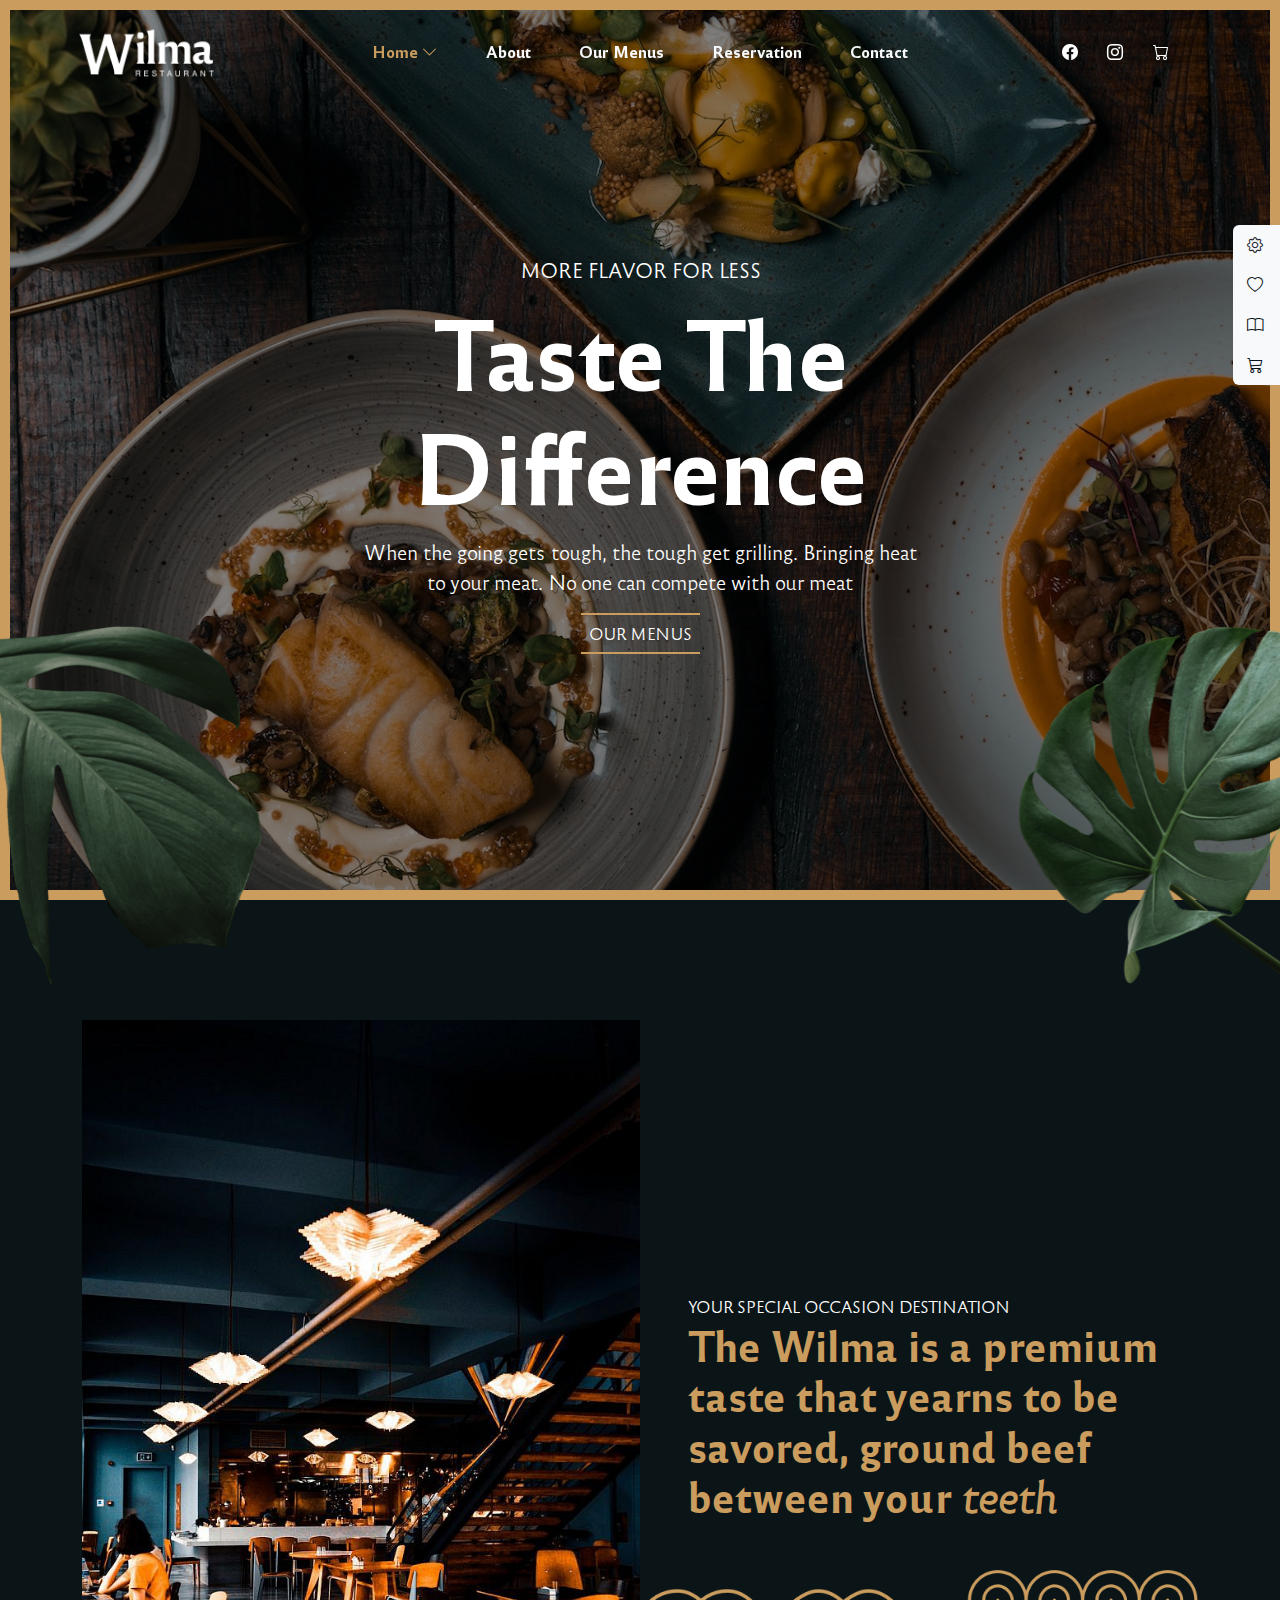
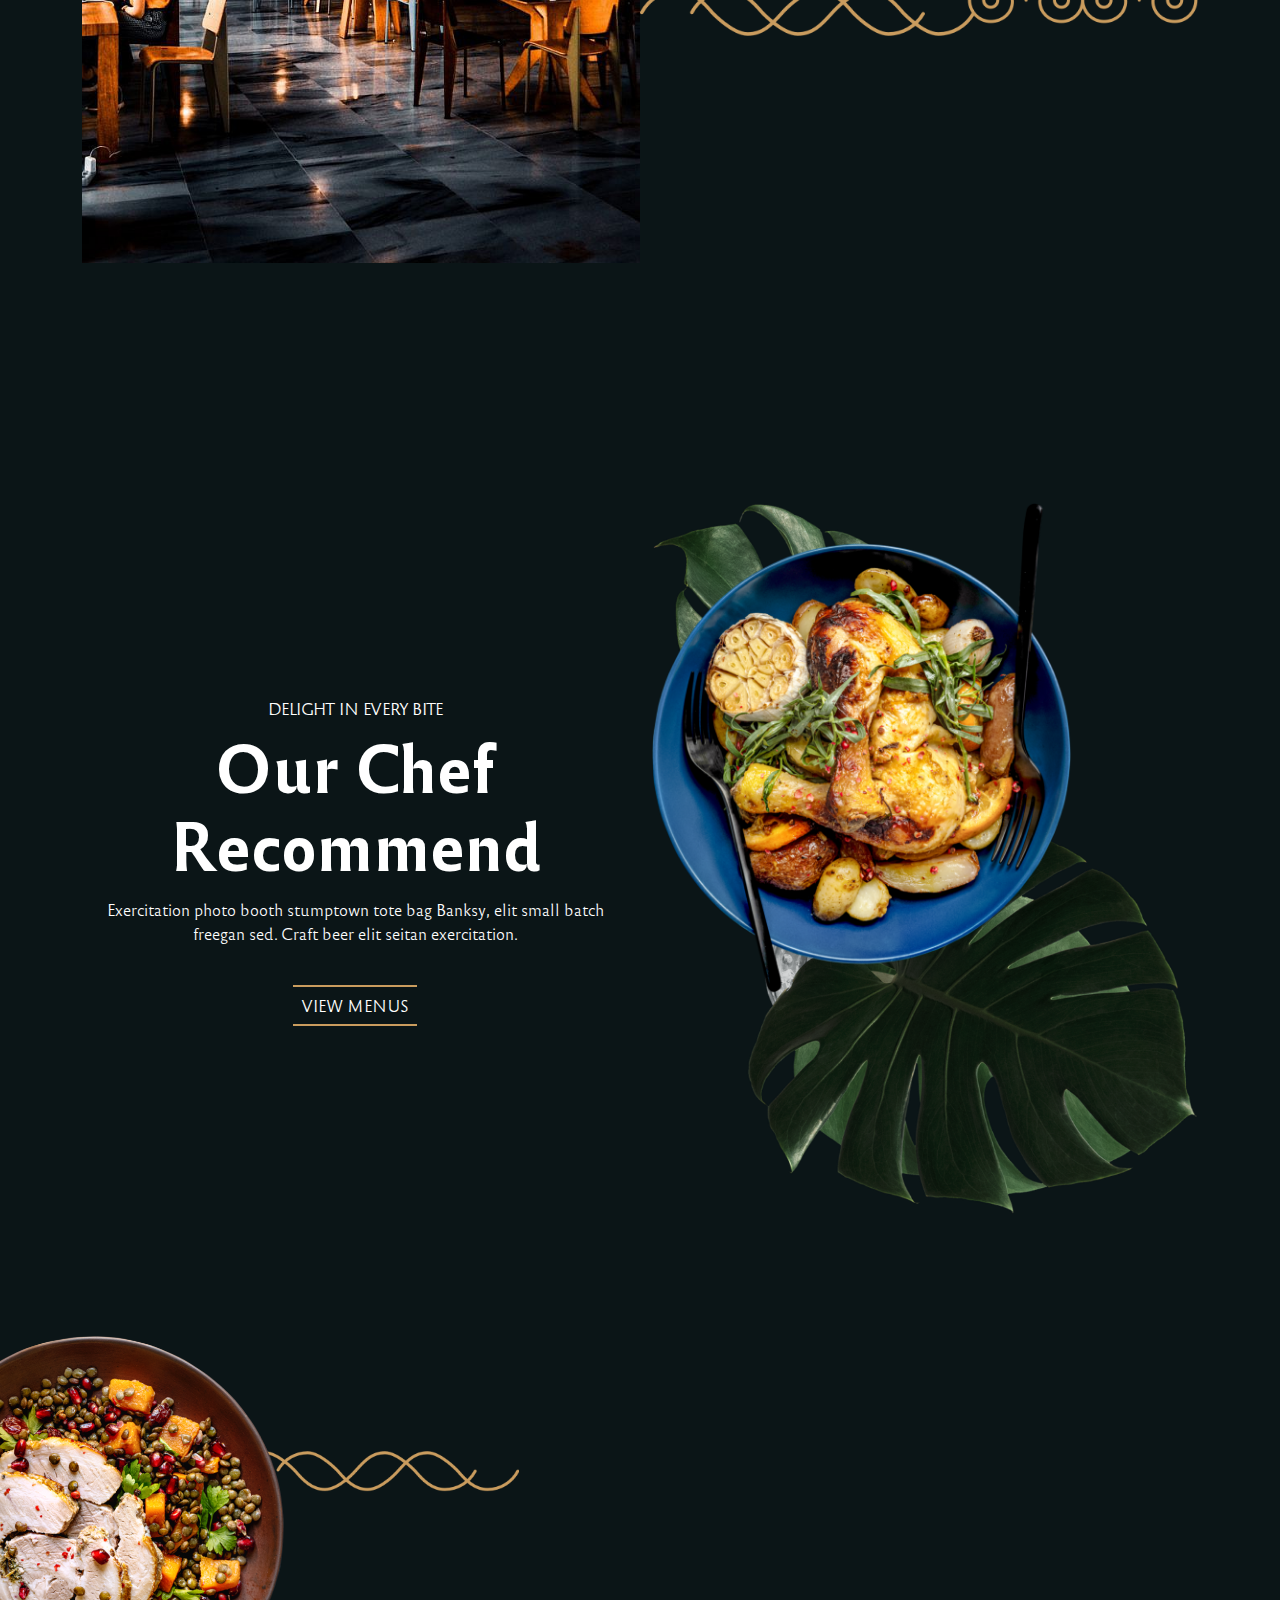
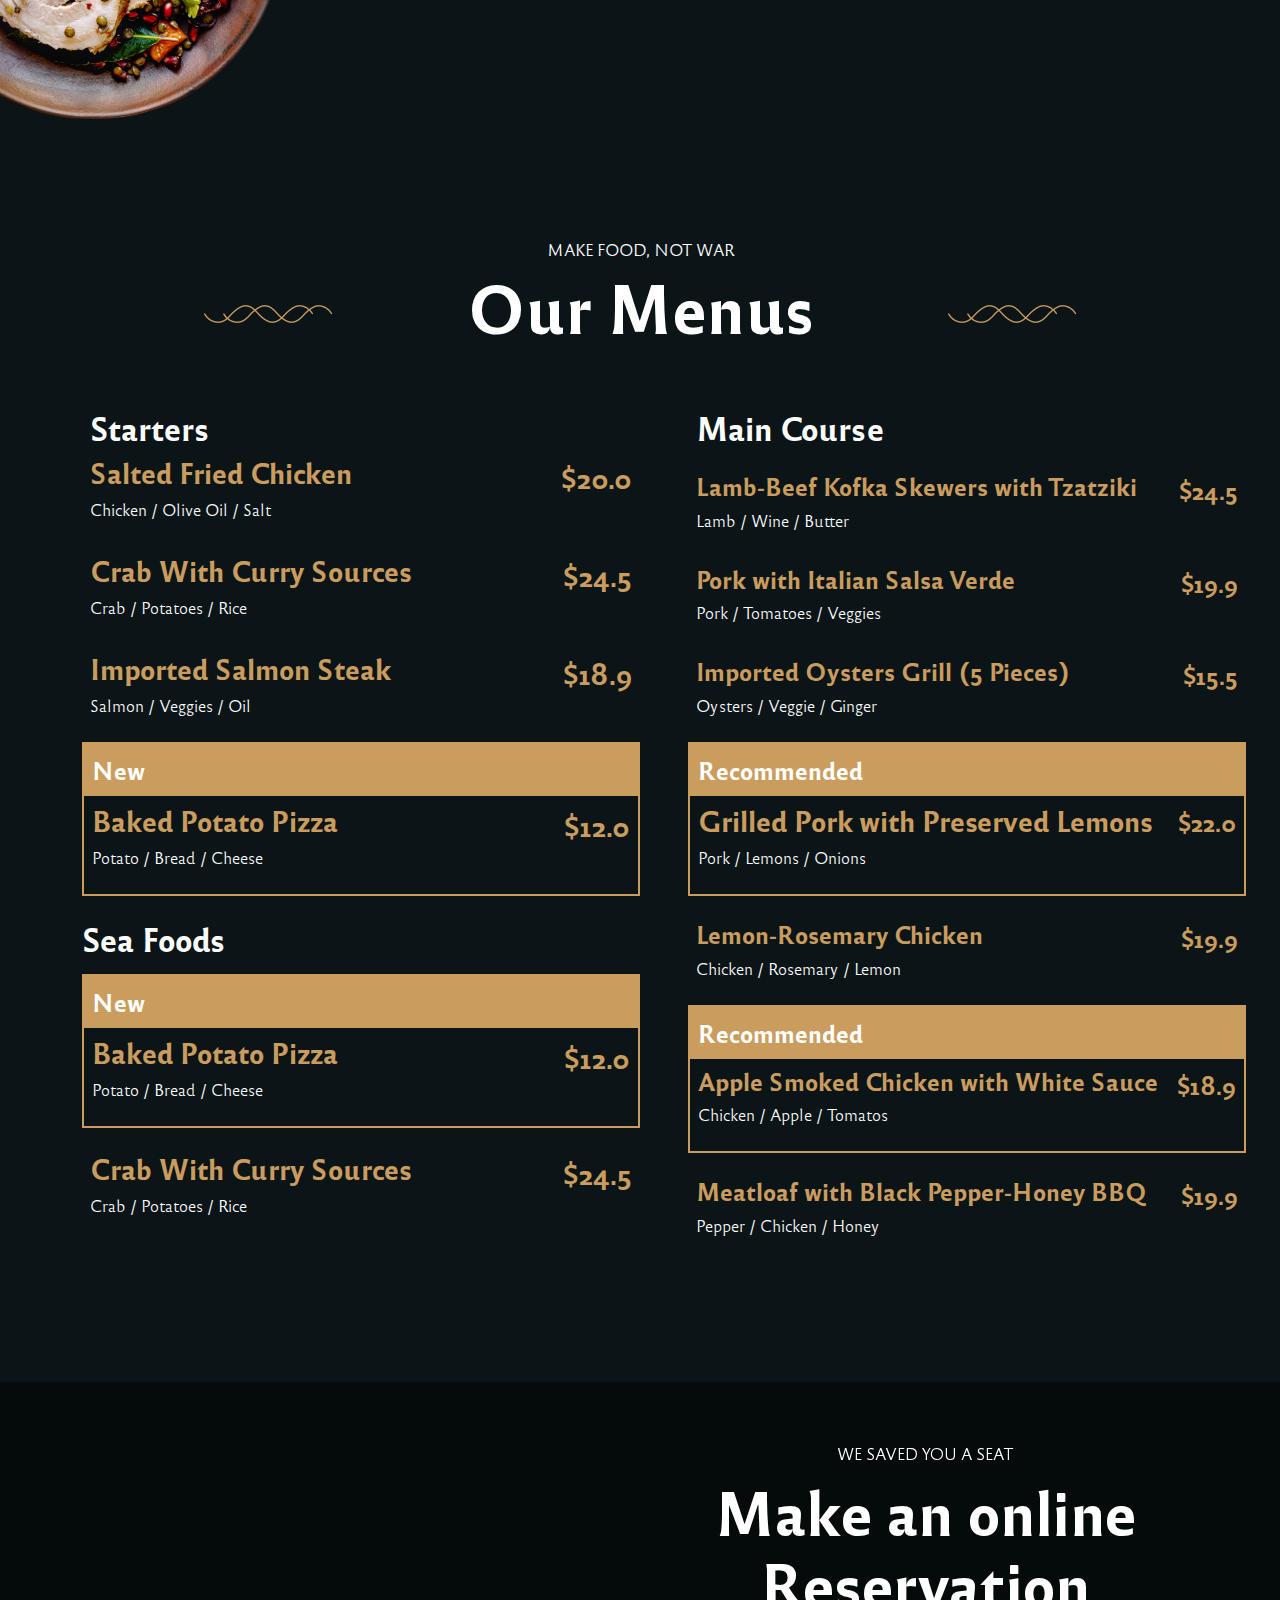
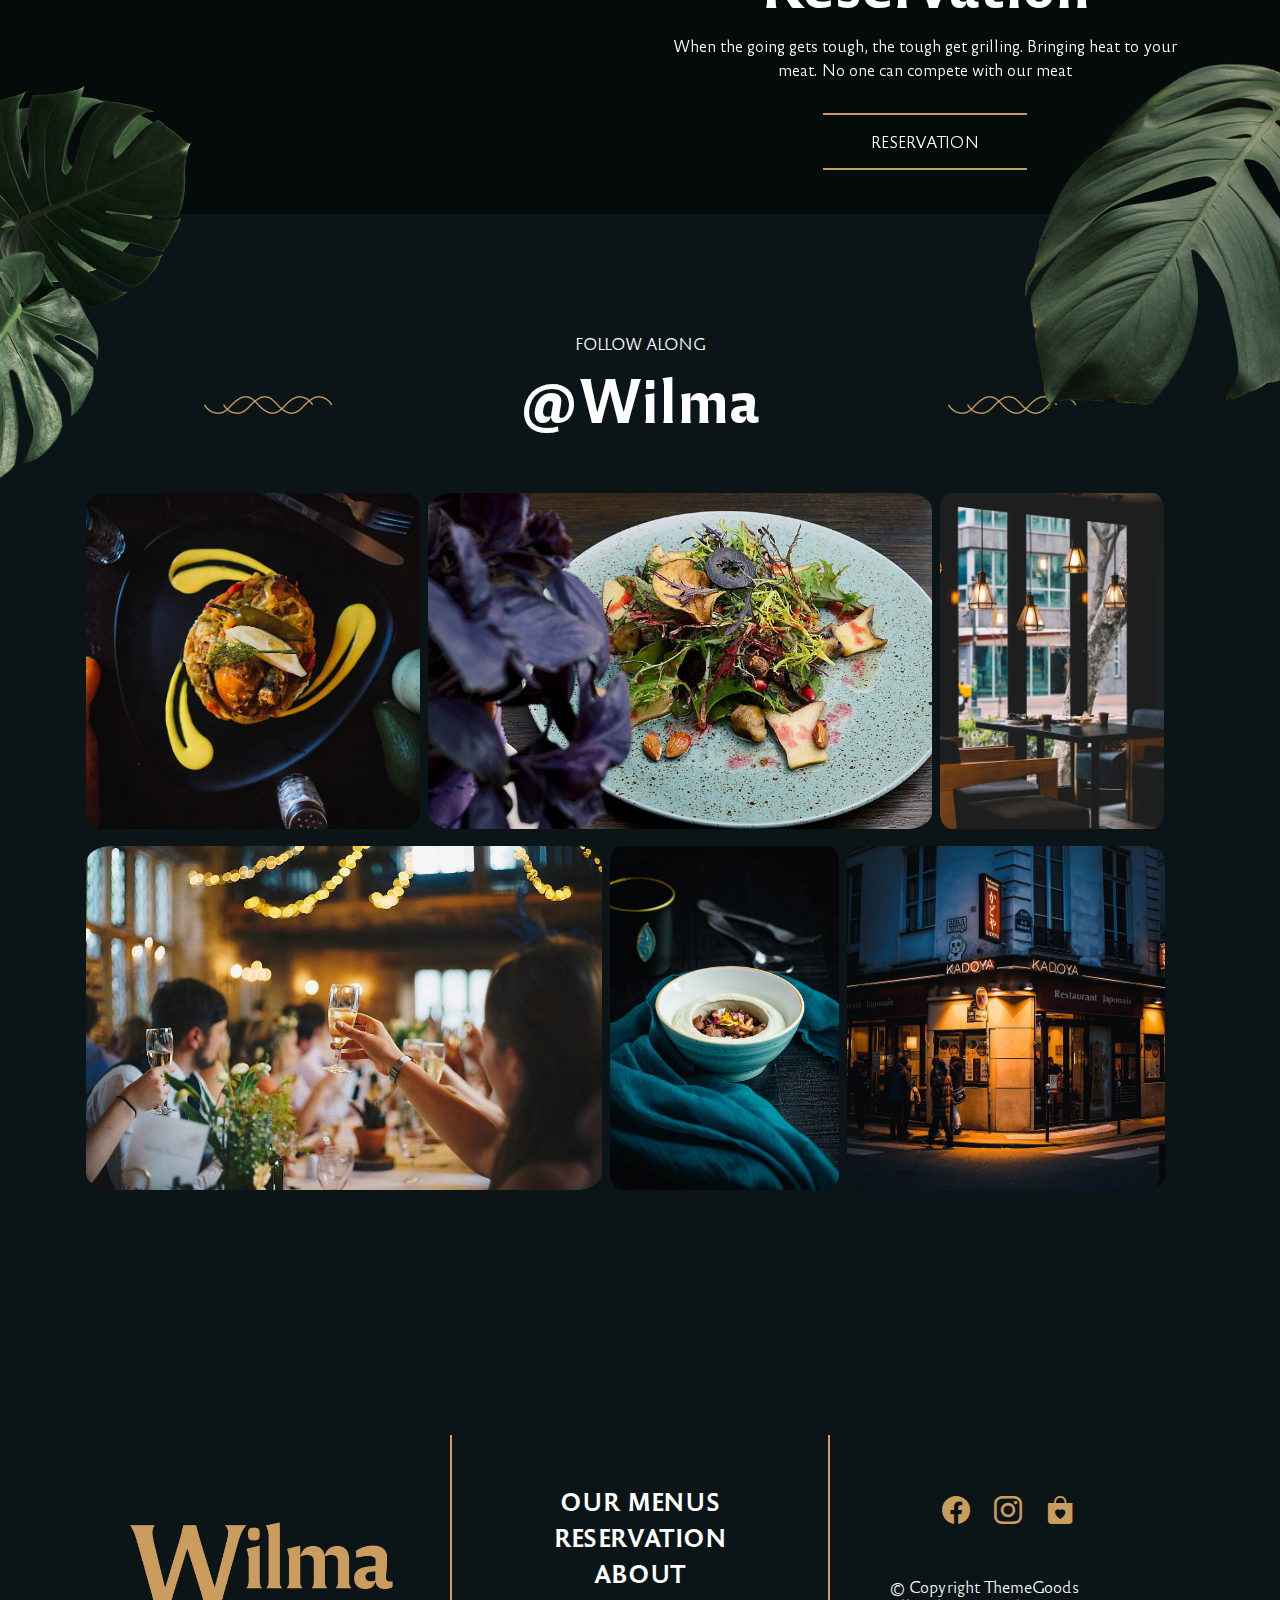
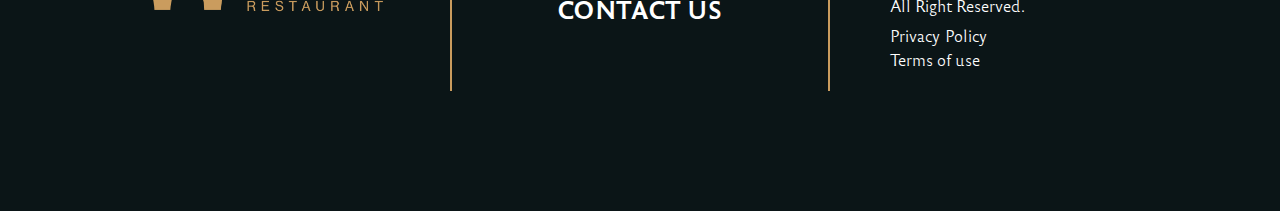
<file: index.html>
<!DOCTYPE html>
<html lang="en">
<head>
    <meta charset="UTF-8">
    <meta http-equiv="X-UA-Compatible" content="IE=edge">
    <meta name="viewport" content="width=device-width, initial-scale=1.0">
    <title>Grand Restaurant WordPress Theme |  Just another Grand Restaurant WordPress Theme Sites site</title>

	<!-- favicon icon  -->
	<link rel="icon" href="images/favicon icon.png" type="image.png">

    <!-- font css -->
    <link rel="stylesheet" href="css/font.css" type="text/css" />

    <!-- bootstrap css -->
    <link rel="stylesheet" href="css/bootstrap.min.css" type="text/css" />
	
	<!-- bootstrap icon -->
	<link href="css/bootstrap-icon.css" rel="stylesheet" type="text/css" />

    <!-- custome css -->
    <link rel="stylesheet" href="css/style.css" type="text/css" />
	
	<!-- media-query -->
    <link rel="stylesheet" href="css/media-query.css" type="text/css" />
	

</head>
<body class="bg-dark">
	<!--top-->
<div class="topto position-fixed "><a href="#topp" class="text-white fw-bolder"><i class="bi bi-chevron-up"></i></a></div>
<!--off-canvas-->
<div class="position-fixed border-primary bg-light .bg-gradient d-flex flex-wrap  rounded-start side-togg d-none d-lg-block" style="z-index:9998; top:25%;right:0px;width:47px;height:160px;transition:all 0.4s;">
  <button class="btn side-tog " type="button" data-bs-toggle="offcanvas" data-bs-target="#offcanvasRight4" aria-controls="offcanvasRight" aria-controls="staticBackdrop"><i class="bi bi-gear"></i></button> 
  <div class="btn " type="button">
    <a href="https://themes.themegoods.com/grandrestaurantv6/landing/showcase" target="blank" class="text-dark">
	  <i class="bi bi-heart"></i>
	</a>
  </div>
  <div class="btn " type="button">
    <a href="https://docs.themegoods.com/docs/grand-restaurant/" target="blank" class="text-dark">
	  <i class="bi bi-book"></i>
	</a>
  </div>
  <div class="btn " type="button">
    <a class="text-dark" href="https://themeforest.net/item/grand-restaurant-restaurant-cafe-theme/11812117?ref=ThemeGoods&license=regular&open_purchase_for_item_id=11812117&purchasable=source&irgwc=1&clickid=UM92eyWLwxyNWZUSoD03aUaoUkAUUY13EzMuys0&iradid=275988&irpid=1240803&iradtype=ONLINE_TRACKING_LINK&irmptype=mediapartner&mp_value1=&utm_campaign=af_impact_radius_1240803&utm_medium=affiliate&utm_source=impact_radius" target="blank">
	  <i class="bi bi-cart3"></i>
	</a>
  </div>
  
  
</div>
<div class="offcanvas offcanvas-end" tabindex="-1" id="offcanvasRight4" aria-labelledby="offcanvasRightLabel" data-bs-backdrop="static" >
  <div class="offcanvas-body">
    <button type="button" class="btn btn-primary col-12 py-3 fw-bolder bg-success border-0">Purchase Theme $64 (1-Time)</button>
    <h6 class="fw-bolder fw-5 pt-5 text-center pb-2">Ready to use Demos</h6>
	<p class="text-center">Here are example of predefined demo sites that can be imported within one click.</p>
	<div class="col-12 d-flex justify-content-around py-3"><div class="col-5"><img src="images/d1.jpg"alt="" class="img-fluid rounded" /></div><div class="col-5"><img src="images/d8.jpg"alt="" class="img-fluid rounded"/></div></div>
	<div class="col-12 d-flex justify-content-around py-3"><div class="col-5"><img src="images/d2.jpg"alt="" class="img-fluid rounded" /></div><div class="col-5"><img src="images/d9.jpg"alt="" class="img-fluid rounded"/></div></div>
	<div class="col-12 d-flex justify-content-around py-3"><div class="col-5"><img src="images/d3.jpg"alt="" class="img-fluid rounded" /></div><div class="col-5"><img src="images/d10.jpg"alt="" class="img-fluid rounded"/></div></div>
	<div class="col-12 d-flex justify-content-around py-3"><div class="col-5"><img src="images/d4.jpg"alt="" class="img-fluid rounded" /></div><div class="col-5"><img src="images/d11.jpg"alt="" class="img-fluid rounded"/></div></div>
	<div class="col-12 d-flex justify-content-around py-3"><div class="col-5"><img src="images/d5.jpg"alt="" class="img-fluid rounded" /></div><div class="col-5"><img src="images/d12.jpg"alt="" class="img-fluid rounded"/></div></div>
	<div class="col-12 d-flex justify-content-around py-3"><div class="col-5"><img src="images/d6.jpg"alt="" class="img-fluid rounded" /></div><div class="col-5"><img src="images/d13.jpg"alt="" class="img-fluid rounded"/></div></div>
	<div class="col-12 d-flex justify-content-around py-3"><div class="col-5"><img src="images/d7.jpg"alt="" class="img-fluid rounded" /></div><div class="col-5"></div></div>
  </div>
</div>

    <!--header  -->
    <header class="position-absolute">
        <div class="container position-relative">
            <div class="row py-3 align-items-center justify-content-between ">
                <div class="logo col-5 ps-4 col-sm-5 ps-sm-2 col-md-3 col-lg-2">
                    <img src="images/logo-white.png" alt="logo" class="img-fluid"/>
                </div>
                <nav class="col py-2 d-none d-lg-block col-lg justify-content-xl-center d-xl-flex">
                    <ul class="list-unstyled d-flex m-0 justify-content-center justify-content-lg-start fw-bolder">
                        <li class="mx-3 mega-drop">
							<a class="p-2 text-decoration-none text-primary" href="About.html">
								Home <i class="bi bi-chevron-down"></i>
							</a>
							<div class="mega-dropdown position-absolute d-flex flex-wrap rounded">
								<div class="col-12 d-flex flex-wrap justify-content-around px-3 pt-5 pb-3">
									<div class="menu-1 col-2">
										<a href="javascript:">
											<img src="images/d1.jpg" alt="d1" width="100%" class="rounded"/>
										</a>
									</div>
									<div class="menu-1 col-2">
										<a href="javascript:">
											<img src="images/d2.jpg" alt="d2" width="100%" class="rounded"/>
										</a>
									</div>
									<div class="menu-1 col-2">
										<a href="javascript:">
											<img src="images/d3.jpg" alt="d3" width="100%" class="rounded"/>
										</a>
									</div>
									<div class="menu-1 col-2">
										<a href="javascript:">
											<img src="images/d4.jpg" alt="d4" width="100%" class="rounded"/>
										</a>
									</div>
									<div class="menu-1 col-2">
										<a href="javascript:">
											<img src="images/d5.jpg" alt="d5" width="100%" class="rounded"/>
										</a>
									</div>
								</div>
								<div class="col-12 d-flex flex-wrap justify-content-around px-3 pt-5 pb-3">
									<div class="menu-1 col-2">
										<a href="javascript:">
											<img src="images/d6.jpg" alt="d6" width="100%" class="rounded"/>
										</a>
									</div>
									<div class="menu-1 col-2">
										<a href="javascript:">
											<img src="images/d7.jpg" alt="d7" width="100%" class="rounded"/>
										</a>
									</div>
									<div class="menu-1 col-2">
										<a href="javascript:">
											<img src="images/d8.jpg" alt="d8" width="100%" class="rounded"/>
										</a>
									</div>
									<div class="menu-1 col-2">
										<a href="javascript:">
											<img src="images/d9.jpg" alt="d9" width="100%" class="rounded"/>
										</a>
									</div>
									<div class="menu-1 col-2">
										<a href="javascript:">
											<img src="images/d10.jpg" alt="d10" width="100%" class="rounded"/>
										</a>
									</div>
								</div>
								<div class="col-12 d-flex flex-wrap justify-content-around px-3 pt-5 pb-3">
									<div class="menu-1 col-2">
										<a href="javascript:">
											<img src="images/d11.jpg" alt="d11" width="100%" class="rounded"/>
										</a>
									</div>
									<div class="menu-1 col-2">
										<a href="javascript:">
											<img src="images/d12.jpg" alt="d12" width="100%" class="rounded"/>
										</a>
									</div>
									<div class="menu-1 col-2">
										<a href="javascript:">
											<img src="images/d13.jpg" alt="d13" width="100%" class="rounded"/>
										</a>
									</div>
									<div class="menu-1 col-2">
										<a href="javascript:">
											<img src="images/d14.jpg" alt="d14" width="100%" class="rounded"/>
										</a>
									</div>
									<div class="menu-1 col-2">
										<a href="javascript:">
											<img src="images/d15.jpg" alt="d15" width="100%" class="rounded"/>
										</a>
									</div>
								</div>
								<div class="col-12 d-flex flex-wrap justify-content-around px-3 pt-5 pb-3">
									<div class="menu-1 col-2">
										<a href="javascript:">
											<img src="images/d16.jpg" alt="d16" width="100%" class="rounded"/>
										</a>
									</div>
									<div class="menu-1 col-2">
										<a href="javascript:">
											<img src="images/d17.jpg" alt="d17" width="100%" class="rounded"/>
										</a>
									</div>
									<div class="menu-1 col-2">
										<a href="javascript:">
											<img src="images/d18.jpg" alt="d18" width="100%" class="rounded"/>
										</a>
									</div>
								</div>
							</div>
						</li>
									
                        <li class="mx-3"><a class="p-2 text-decoration-none text-light" href="pages/about.html">About</a></li>
                        <li class="mx-3"><a class="p-2 text-decoration-none text-light" href="pages/Our-Menus.html">Our Menus</a></li>
                        <li class="mx-3"><a class="p-2 text-decoration-none text-light" href="pages/reservation.html">Reservation</a></li>
                        <li class="mx-3"><a class="p-2 text-decoration-none text-light" href="pages/contact.html">Contact</a></li>
                    </ul>
                </nav>
                <div class="social-icon col-5 d-flex justify-content-evenly  align-items-center col-lg-2">
					<a href="javascript:" class="text-white ">
						<i class="bi bi-facebook"></i>
					</a>
					<a href="javascript:" class="text-white ">
						<i class="bi bi-instagram"></i>
					</a>
					<a href="javascript:" class="text-white ">
						<i class="bi bi-cart text-secondary"></i>
					</a>
					<button class="btn text-white fs-2 d-lg-none" type="button" data-bs-toggle="offcanvas" data-bs-target="#offcanvasRight" aria-controls="offcanvasRight" ">
						<i class="bi bi-list"></i>
					</button>
				</div>
				<div class="offcanvas offcanvas-end bg-dark " tabindex="-1" id="offcanvasRight" aria-labelledby="offcanvasRightLabel">
				  <div class="offcanvas-header">
				  <div class="col"></div>
					<button type="button" class="btn-close btn-close-white" data-bs-dismiss="offcanvas" aria-label="Close"></button>
				  </div>
				  <div class="offcanvas-body text-center">
					<ul class="p-0">
						<li class="list-unstyled py-2">
							<a href="javascript:;" class="text-primary text-decoration-none fw-bolder fs-3">
								Home
							</a>
						</li>
						<li class="list-unstyled py-2">
							<a href="javascript:;" class="text-white text-decoration-none fw-bolder fs-3">
								About
							</a>
						</li>
						<li class="list-unstyled py-2">
							<a href="javascript:;" class="text-white text-decoration-none fw-bolder fs-3">
								Our Menus
							</a>
						</li>
						<li class="list-unstyled py-2">
							<a href="javascript:;" class="text-white text-decoration-none fw-bolder fs-3">
								Reservation
							</a>
						</li>
						<li class="list-unstyled py-2">
							<a href="javascript:;" class="text-white text-decoration-none fw-bolder fs-3">
								Contect
							</a>
						</li>
						<button type="button" class="btn btn-outline-light mt-5 px-5 py-2 border-primary"> RESERVATION </button>
					</ul>
				  </div>
				</div>
            </div>
        </div>
    </header>
	
	<!-- banner -->
	<section class="banner d-flex align-items-center position-relative">
		<div class="container ">
			<div class="row">
				<div class="content text-center py-40 p-md-0">
					<span class="text-white f-xs-tagline f-sm-tagline f-md-tagline f-lg-tagline f-xl-tagline">
						MORE FLAVOR FOR LESS
					</span>
					<h1 class=" text-white fw-bolder py-2 f-xs-heding  f-sm-heding f-md-heding f-lg-heding f-xl-heding">
						Taste The
						<br/>
						Difference
					</h1>
					<p class="w-50 mx-auto  text-white f-xs-p f-sm-p f-md-p f-lg-p f-xl-p">
						When the going gets tough, the tough get grilling. Bringing heat to your meat. No one can compete with our meat
					</p>
					<div class="button">
						<a href="javascript:" class="px-2 py-2 text-white border-top border-bottom text-decoration-none d-inline-black">
							OUR MENUS
						</a>
					</div>
				</div>
			</div>
		</div>
		<div class="left-l position-absolute w-25">
			<img src="images/leaf-1.png" class="img-fluid" alt="leaf-l"/> 
		</div>
		<div class="right-l position-absolute w-25  end traslate-middle-y">
			<img src="images/leaf-2.png" class="img-fluid" alt="leaf-l"/> 
		</div>
	</section>
	
	<!-- DESTINATION -->
	<section class="DESTINATION py-120">
		<div class="container">
			<div class="row align-items-center d-block d-md-flex">
				<div class="col-12 pe-0 col-md-6 ">
					<img src="images/s2-img.jpg" alt="s2-image" class="img-fluid"/>
				</div>
				<div class="d-content col-10 ps-0 mt-5 mx-auto col-md-6 ">
					<div class="content-1 ms-5 mb-5 ">
						<span class="text-white mb">
							YOUR SPECIAL OCCASION DESTINATION
						</span>
						<h1 class="text-primary fw-bold">
							The Wilma is a premium taste that yearns to be savored, ground beef between your <i>teeth</i>
						</h1>
					</div>
					<div class="d-img">
						<img src="images/s2-d-img.png" alt="d-image" class="img-fluid"/>
					</div>
				</div>
			</div>
		</div>
	</section>
	
	<!-- Our-Chef -->
	<section class="Our-Chef py-120">
		<div class="container">
			<div class="row justify-content-between align-items-center d-block d-md-flex">
				<div class="col-5 text-md-center col-md-6">
					<div class="o-contant text-center d-none d-md-block">
						<h6 class="text-white">DELIGHT IN EVERY BITE</h6>
						<h2 class="fw-bolder text-white fs-65 mb-3">Our Chef Recommend</h2>
						<p class="text-white mb-5">Exercitation photo booth stumptown tote bag Banksy, elit small batch freegan sed. Craft beer elit seitan exercitation.</p>
						<div class="button">
							<a href="javascript:" class="px-2 py-2 text-white border-top border-bottom text-decoration-none d-inline-black">
								VIEW MENUS
							</a>
						</div>
					</div>
				</div>
				<div class="col-12 position-relative col-md-6">
					<div class="image1 ">
						<img src="images/our-chef-image1.png" alt="o-image1" class="img-fluid " />
					</div>
					<div class="image2 top-0 position-absolute">
						<img src="images/our-chef-image2.png" alt="o-image2" class="w-75" />
					</div>
				</div>
				<div class="o-contant text-center d-md-none">
					<h6 class="text-white">DELIGHT IN EVERY BITE</h6>
					<h2 class="fw-bolder text-white fs-65 mb-3">Our Chef Recommend</h2>
					<p class="text-white mb-5">Exercitation photo booth stumptown tote bag Banksy, elit small batch freegan sed. Craft beer elit seitan exercitation.</p>
					<div class="button">
						<a href="javascript:" class="px-2 py-2 text-white border-top border-bottom text-decoration-none d-inline-black">
							VIEW MENUS
						</a>
					</div>
				</div>
			</div>
		</div>
	</section>
	
	<!-- image-section -->
	<section class="image-section py-0 position-relative">
		<div class="container">
			<div class="row">
				<div class="s-img-box position-relative position-absolute-none  col-10">
					<div class="img-s col-5 d-none d-md-block">
						<img src="images/s-img.png" alt="s-image" class="img-fluid"/>
					</div>
					<div class="d-img position-absolute col-6">
						<img src="images/s-d-img.png" alt="s-d-image" class="img-fluid"/>
					</div>
				</div>
			</div>
		</div>
	</section>
	
	
	<!-- our-menus -->
	<section class="our-menus py-120">
		<div class="container">
			<div class="row">
				<h6 class="text-white text-center">MAKE FOOD, NOT WAR</h6>
				<div class="wilma-d d-flex justify-content-center align-items-center mb-5">
					<div class="col text-center d-none d-md-block">
						<img src="images/wilma-d.png" alt="wilma-d-img"/>
					</div>
					<div class="col h1 text-center text-white fw-bolder" style="font-size:65px">
						Our Menus
					</div>
					<div class="col text-center d-none d-md-block">
						<img src="images/wilma-d.png" alt="wilma-d-img"/>
					</div>
				</div>
				<div class="col menu-list d-flex justify-content-between">
					<div class="col-6 me-4">
						<div class="main-popup col p-2 position-relative ">
							<h2 class="text-white fw-bold">Starters</h2>
							<div class="col d-flex">
								<h3 class="text-primary fw-bold">
									Salted Fried Chicken
								</h3>
								<div class="col"></div>
								<div class="col text-primary fw-bold fs-3 text-end">
									$20.0
								</div>
							</div>
							<p class="text-white">
								Chicken / Olive Oil / Salt
							</p>
							<div class="popup position-absolute">
								<div class="col popup-arrow position-absolute">
									<i class="bi bi-caret-left-fill"></i>
								</div>
								<h5>MENU INFORMATION</h5>
								<ul>
									<li>
										Calories 480
									</li>
									<li>
										Total Fat 20g
									</li>
									<li>
										Cholesterol 60mg
									</li>
									<li>
										Sodium 220 mg
									</li>
									<li>
										Total Carbohydrates 71g
									</li>
									<li>
										Protein 5g
									</li>
								</ul>
								<p>
									* 2,000 calories a day is used for general nutrition advice, but calorie needs vary.
								</p>
							</div>
						</div>
						<div class="main-popup col p-2 position-relative ">
							<div class="col d-flex">
								<h3 class="text-primary fw-bold">
									Crab With Curry Sources
								</h3>
								<div class="col"></div>
								<div class="col text-primary fw-bold fs-3 text-end">
									$24.5
								</div>
							</div>
							<p class="text-white">
								Crab / Potatoes / Rice
							</p>
							<div class="popup position-absolute">
								<div class="col popup-arrow position-absolute">
									<i class="bi bi-caret-left-fill"></i>
								</div>
								<h5>MENU INFORMATION</h5>
								<ul>
									<li>
										Calories 480
									</li>
									<li>
										Total Fat 20g
									</li>
									<li>
										Cholesterol 60mg
									</li>
									<li>
										Sodium 220 mg
									</li>
									<li>
										Total Carbohydrates 71g
									</li>
									<li>
										Protein 5g
									</li>
								</ul>
								<p>
									* 2,000 calories a day is used for general nutrition advice, but calorie needs vary.
								</p>
							</div>
						</div>
						<div class="main-popup col p-2 position-relative ">
							<div class="col d-flex">
								<h3 class="text-primary fw-bold">
									Imported Salmon Steak
								</h3>
								<div class="col"></div>
								<div class="col text-primary fw-bold fs-3 text-end">
									$18.9
								</div>
							</div>
							<p class="text-white">
								Salmon / Veggies / Oil
							</p>
							<div class="popup position-absolute">
								<div class="col popup-arrow position-absolute">
									<i class="bi bi-caret-left-fill"></i>
								</div>
								<h5>MENU INFORMATION</h5>
								<ul>
									<li>
										Calories 480
									</li>
									<li>
										Total Fat 20g
									</li>
									<li>
										Cholesterol 60mg
									</li>
									<li>
										Sodium 220 mg
									</li>
									<li>
										Total Carbohydrates 71g
									</li>
									<li>
										Protein 5g
									</li>
								</ul>
								<p>
									* 2,000 calories a day is used for general nutrition advice, but calorie needs vary.
								</p>
							</div>
						</div>
						<div class="col main-popup border position-relative">
							<div class="col bg-primary text-white fw-bold fs-4 p-2">
								New
							</div>
							<div class="col p-2">
								<div class="col d-flex">
									<h3 class="text-primary fw-bold">
										Baked Potato Pizza
									</h3>
									<div class="col"></div>
									<div class="col text-primary fw-bold fs-3 text-end">
										$12.0
									</div>
								</div>
								<p class="text-white">
									Potato / Bread / Cheese
								</p>
								<div class="popup position-absolute">
									<div class="col popup-arrow position-absolute">
										<i class="bi bi-caret-left-fill"></i>
									</div>
									<h5>MENU INFORMATION</h5>
									<ul>
										<li>
											Calories 480
										</li>
										<li>
											Total Fat 20g
										</li>
										<li>
											Cholesterol 60mg
										</li>
										<li>
											Sodium 220 mg
										</li>
										<li>
											Total Carbohydrates 71g
										</li>
										<li>
											Protein 5g
										</li>
									</ul>
									<p>
										* 2,000 calories a day is used for general nutrition advice, but calorie needs vary.
									</p>
								</div>
							</div>
						</div>
						<div class="col mt-4 mb-3">
							<h2 class="text-white fw-bold">Sea Foods</h2>
						</div>
						<div class="col border main-popup position-relative mb-3">
							<div class="col bg-primary text-white fw-bold fs-4 p-2">
								New
							</div>
							<div class="col p-2">
								<div class="col d-flex">
									<h3 class="text-primary fw-bold">
										Baked Potato Pizza
									</h3>
									<div class="col"></div>
									<div class="col text-primary fw-bold fs-3 text-end">
										$12.0
									</div>
								</div>
								<p class="text-white">
									Potato / Bread / Cheese
								</p>
								<div class="popup position-absolute">
									<div class="col popup-arrow position-absolute">
										<i class="bi bi-caret-left-fill"></i>
									</div>
									<h5>MENU INFORMATION</h5>
									<ul>
										<li>
											Calories 480
										</li>
										<li>
											Total Fat 20g
										</li>
										<li>
											Cholesterol 60mg
										</li>
										<li>
											Sodium 220 mg
										</li>
										<li>
											Total Carbohydrates 71g
										</li>
										<li>
											Protein 5g
										</li>
									</ul>
									<p>
										* 2,000 calories a day is used for general nutrition advice, but calorie needs vary.
									</p>
								</div>
							</div>
						</div>
						<div class="col main-popup position-relative p-2">
							<div class="col d-flex">
								<h3 class="text-primary fw-bold">
									Crab With Curry Sources
								</h3>
								<div class="col"></div>
								<div class="col text-primary fw-bold fs-3 text-end">
									$24.5
								</div>
							</div>
							<p class="text-white">
								Crab / Potatoes / Rice
							</p>
							<div class="popup position-absolute">
								<div class="col popup-arrow position-absolute">
									<i class="bi bi-caret-left-fill"></i>
								</div>
								<h5>MENU INFORMATION</h5>
								<ul>
									<li>
										Calories 480
									</li>
									<li>
										Total Fat 20g
									</li>
									<li>
										Cholesterol 60mg
									</li>
									<li>
										Sodium 220 mg
									</li>
									<li>
										Total Carbohydrates 71g
									</li>
									<li>
										Protein 5g
									</li>
								</ul>
								<p>
									* 2,000 calories a day is used for general nutrition advice, but calorie needs vary.
								</p>
							</div>
						</div>
					</div>
					<div class="col-6 ms-4">
						<h2 class="text-white fw-bold p-2">Main Course</h2>
						<div class="col main-popup1 position-relative p-2">
							<div class="col d-flex">
								<h4 class="text-primary fw-bold">
									Lamb-Beef Kofka Skewers with Tzatziki
								</h4>
								<div class="col text-primary fw-bold fs-4 text-end">
									$24.5
								</div>
							</div>
							<p class="text-white">
								Lamb / Wine / Butter
							</p>
							<div class="popup1 position-absolute">
								<div class="col popup-arrow1 position-absolute">
									<i class="bi bi-caret-right-fill"></i>
								</div>
								<h5>MENU INFORMATION</h5>
								<ul>
									<li>
										Calories 480
									</li>
									<li>
										Total Fat 20g
									</li>
									<li>
										Cholesterol 60mg
									</li>
									<li>
										Sodium 220 mg
									</li>
									<li>
										Total Carbohydrates 71g
									</li>
									<li>
										Protein 5g
									</li>
								</ul>
								<p>
									* 2,000 calories a day is used for general nutrition advice, but calorie needs vary.
								</p>
							</div>
						</div>
						<div class="col main-popup1 position-relative p-2">
							<div class="col d-flex">
								<h4 class="text-primary fw-bold">
									Pork with Italian Salsa Verde
								</h4>
								<div class="col text-primary fw-bold fs-4 text-end">
									$19.9
								</div>
							</div>
							<p class="text-white">
								Pork / Tomatoes / Veggies
							</p>
							<div class="popup1 position-absolute">
								<div class="col popup-arrow1 position-absolute">
									<i class="bi bi-caret-right-fill"></i>
								</div>
								<h5>MENU INFORMATION</h5>
								<ul>
									<li>
										Calories 480
									</li>
									<li>
										Total Fat 20g
									</li>
									<li>
										Cholesterol 60mg
									</li>
									<li>
										Sodium 220 mg
									</li>
									<li>
										Total Carbohydrates 71g
									</li>
									<li>
										Protein 5g
									</li>
								</ul>
								<p>
									* 2,000 calories a day is used for general nutrition advice, but calorie needs vary.
								</p>
							</div>
						</div>
						<div class="col main-popup1 position-relative p-2">
							<div class="col d-flex">
								<h4 class="text-primary fw-bold">
									Imported Oysters Grill (5 Pieces)
								</h4>
								<div class="col text-primary fw-bold fs-4 text-end">
									$15.5
								</div>
							</div>
							<p class="text-white">
								Oysters / Veggie / Ginger
							</p>
							<div class="popup1 position-absolute">
								<div class="col popup-arrow1 position-absolute">
									<i class="bi bi-caret-right-fill"></i>
								</div>
								<h5>MENU INFORMATION</h5>
								<ul>
									<li>
										Calories 480
									</li>
									<li>
										Total Fat 20g
									</li>
									<li>
										Cholesterol 60mg
									</li>
									<li>
										Sodium 220 mg
									</li>
									<li>
										Total Carbohydrates 71g
									</li>
									<li>
										Protein 5g
									</li>
								</ul>
								<p>
									* 2,000 calories a day is used for general nutrition advice, but calorie needs vary.
								</p>
							</div>
						</div>
						<div class="col main-popup1 position-relative border mb-3">
							<div class="col bg-primary text-white fw-bold fs-4 p-2">
								Recommended
							</div>
							<div class="col p-2">
								<div class="col d-flex">
									<h3 class="text-primary fw-bold">
										Grilled Pork with Preserved Lemons
									</h3>
									<div class="col"></div>
									<div class="col text-primary fw-bold fs-4 text-end">
										$22.0
									</div>
								</div>
								<p class="text-white">
									Pork / Lemons / Onions
								</p>
								<div class="popup1 position-absolute">
									<div class="col popup-arrow1 position-absolute">
										<i class="bi bi-caret-right-fill"></i>
									</div>
									<h5>MENU INFORMATION</h5>
									<ul>
										<li>
											Calories 480
										</li>
										<li>
											Total Fat 20g
										</li>
										<li>
											Cholesterol 60mg
										</li>
										<li>
											Sodium 220 mg
										</li>
										<li>
											Total Carbohydrates 71g
										</li>
										<li>
											Protein 5g
										</li>
									</ul>
									<p>
										* 2,000 calories a day is used for general nutrition advice, but calorie needs vary.
									</p>
								</div>
							</div>
						</div>
						<div class="col main-popup1 position-relative p-2">
							<div class="col d-flex">
								<h4 class="text-primary fw-bold">
									Lemon-Rosemary Chicken
								</h4>
								<div class="col text-primary fw-bold fs-4 text-end">
									$19.9
								</div>
							</div>
							<p class="text-white">
								Chicken / Rosemary / Lemon
							</p>
							<div class="popup1 position-absolute">
								<div class="col popup-arrow1 position-absolute">
									<i class="bi bi-caret-right-fill"></i>
								</div>
								<h5>MENU INFORMATION</h5>
								<ul>
									<li>
										Calories 480
									</li>
									<li>
										Total Fat 20g
									</li>
									<li>
										Cholesterol 60mg
									</li>
									<li>
										Sodium 220 mg
									</li>
									<li>
										Total Carbohydrates 71g
									</li>
									<li>
										Protein 5g
									</li>
								</ul>
								<p>
									* 2,000 calories a day is used for general nutrition advice, but calorie needs vary.
								</p>
							</div>
						</div>
						<div class="col main-popup1 position-relative border mb-3">
							<div class="col bg-primary text-white fw-bold fs-4 p-2">
								Recommended
							</div>
							<div class="col p-2">
								<div class="col d-flex">
									<h3 class="text-primary fw-bold fs-4">
										Apple Smoked Chicken with White Sauce
									</h3>
									<div class="col"></div>
									<div class="col text-primary fw-bold fs-4 text-end">
										$18.9
									</div>
								</div>
								<p class="text-white">
									Chicken / Apple / Tomatos
								</p>
								<div class="popup1 position-absolute">
									<div class="col popup-arrow1 position-absolute">
										<i class="bi bi-caret-right-fill"></i>
									</div>
									<h5>MENU INFORMATION</h5>
									<ul>
										<li>
											Calories 480
										</li>
										<li>
											Total Fat 20g
										</li>
										<li>
											Cholesterol 60mg
										</li>
										<li>
											Sodium 220 mg
										</li>
										<li>
											Total Carbohydrates 71g
										</li>
										<li>
											Protein 5g
										</li>
									</ul>
									<p>
										* 2,000 calories a day is used for general nutrition advice, but calorie needs vary.
									</p>
								</div>
							</div>
						</div>
						<div class="col main-popup1 position-relative p-2">
							<div class="col d-flex">
								<h4 class="text-primary fw-bold">
									Meatloaf with Black Pepper-Honey BBQ
								</h4>
								<div class="col text-primary fw-bold fs-4 text-end">
									$19.9
								</div>
							</div>
							<p class="text-white">
								Pepper / Chicken / Honey
							</p>
							<div class="popup1 position-absolute">
								<div class="col popup-arrow1 position-absolute">
									<i class="bi bi-caret-right-fill"></i>
								</div>
								<h5>MENU INFORMATION</h5>
								<ul>
									<li>
										Calories 480
									</li>
									<li>
										Total Fat 20g
									</li>
									<li>
										Cholesterol 60mg
									</li>
									<li>
										Sodium 220 mg
									</li>
									<li>
										Total Carbohydrates 71g
									</li>
									<li>
										Protein 5g
									</li>
								</ul>
								<p>
									* 2,000 calories a day is used for general nutrition advice, but calorie needs vary.
								</p>
							</div>
						</div>
					</div>
				</div>
			</div>
		</div>
	</section>	
	
	
	<!-- online -->
	<section class="online position-relative">
		<div class="container">
			<div class="row">
				<div class="col d-none d-lg-block "></div>
				<div class="col-12 text-center col-lg-6">
					<span class="text-white">
						WE SAVED YOU A SEAT
					</span>
					<h1 class="text-white fw-bolder py-2">
						Make an online
						Reservation
					</h1>
					<p class="mb-5 text-white">
						When the going gets tough, the tough get grilling. Bringing
						heat to your meat. No one can compete with our meat
					</p>
					<div class="button">
						<a href="javascript:" class="px-5 py-3 text-white border-top border-bottom text-decoration-none d-inline-black">
							RESERVATION
						</a>
					</div>
				</div>
			</div>
		</div>
		<div class="left-l position-absolute w-25">
			<img src="images/left-l-online.png" class="img-fluid" alt="r-l-online"/> 
		</div>
		<div class="right-l position-absolute end traslate-middle-y">
			<img src="images/right-l-online.png" class="img-fluid" alt="l-l-online"/> 
		</div>
	</section>
	
	
	<!-- wilma -->
	<section class="wilma py-120">
		<div class="container">
			<div class="row">
				<h6 class="text-white text-center">FOLLOW ALONG</h6>
				<div class="wilma-d d-flex justify-content-center align-items-center mb-5">
					<div class="col text-center d-none d-md-block">
						<img src="images/wilma-d.png" alt="wilma-d-img"/>
					</div>
					<div class="col h1 text-center text-white fw-bolder" style="font-size:60px">
						@Wilma
					</div>
					<div class="col text-center d-none d-md-block">
						<img src="images/wilma-d.png" alt="wilma-d-img"/>
					</div>
				</div>
				<div class="wilma-image flex-wrap align-items-center d-block d-md-flex">
					<div class="i1 col-3 col-md-5 col-xl-3 m-1 m-md-1">
						<img src="images/w-img1.jpg" alt="w-image1" class="img-fluid"/>
					</div>
					<div class="i2 col-6 col-md-7 col-xl-6 m-1 m-md-1">
						<img src="images/w-img2.jpg" alt="w-image2" class="img-fluid"/>
					</div>
					<div class="i3 col-2 col-md-4 col-lg-3 col-xl-3 m-1 m-md-1">
						<img src="images/w-img3.jpg" alt="w-image3" class="img-fluid"/>
					</div>
					<div class="i4 col-6 col-md-8 col-lg-6 col-xl-6 m-1 m-md-1">
						<img src="images/w-img4.jpg" alt="w-image4" class="img-fluid"/>
					</div>
					<div class="i5 col-3 col-md-5 col-lg-3 col-xl-2 m-1 m-md-1">
						<img src="images/w-img5.jpg" alt="w-image5" class="img-fluid"/>
					</div>
					<div class="i6 col-3 col-md-7 col-lg-12 col-xl-4 m-1 m-md-1 justify-content-lg-center d-lg-flex">
						<img src="images/w-img6.jpg" alt="w-image6" class="img-fluid"/>
					</div>
				</div>
			</div>
		</div>
	</section>	
	
	<!-- footer -->
	<footer class="py-120">
		<div class="container">
			<div class="row text-center align-items-center d-block d-md-flex">
				<div class="col-6 mx-auto mb-5 col-md-4 m-md-0">
					<img src="images/footer-logo.png" alt="footer-logo-img" class="w-75"/>
				</div>
				<div class="f-content col col-md-4  py-5 border-tb border-se">
					<ul class="list-unstyled">
						<li>
							<a href="javascript:;" class="text-white text-decoration-none fw-bold fs-4">
								OUR MENUS
							</a>
						</li>
						<li>
							<a href="javascript:;" class="text-white text-decoration-none fw-bold fs-4">
								RESERVATION
							</a>
						</li>
						<li>
							<a href="javascript:;" class="text-white text-decoration-none fw-bold fs-4">
								ABOUT
							</a>
						</li>
						<li>
							<a href="javascript:;" class="text-white text-decoration-none fw-bold fs-4">
								CONTACT US
							</a>
						</li>
					</ul>
				</div>
				<div class="col mt-5 col-md-4">
					<div class=" d-flex justify-content-center">
						<a href="javascript:" class="text-primary fs-3 me-4">
							<i class="bi bi-facebook"></i>
						</a>
						<a href="javascript:" class="text-primary fs-3 me-4">
							<i class="bi bi-instagram"></i>
						</a>
						<a href="javascript:" class="text-primary fs-3 me-4">
							<i class="bi bi-bag-heart-fill"></i>
						</a>
					</div>
					<h6 class="text-white text-lg-start text-md-start text-center px-5 mt-5">
						© Copyright ThemeGoods
						<br/>
						All Right Reserved.
					</h6>
					<ul class="list-unstyled text-lg-start text-md-start text-center px-5">
						<li>
							<a href="javascript:;" class="text-white text-decoration-none">
								Privacy Policy
							</a>
						</li>
						<li>
							<a href="javascript:;" class="text-white text-decoration-none">
								Terms of use
							</a>
						</li>
					</ul>
				</div>
			</div>
		</div>
	</footer>
	
	
    <!-- bootstrap js -->
    <script src="js/bootstrap.bundle.min.js" type="text/javascript"></script>
    <script src="js/jquery.min.js" type="text/javascript"></script>
    <script src="js/style.js" type="text/javascript"></script>
	
</body>
</html>
</file>
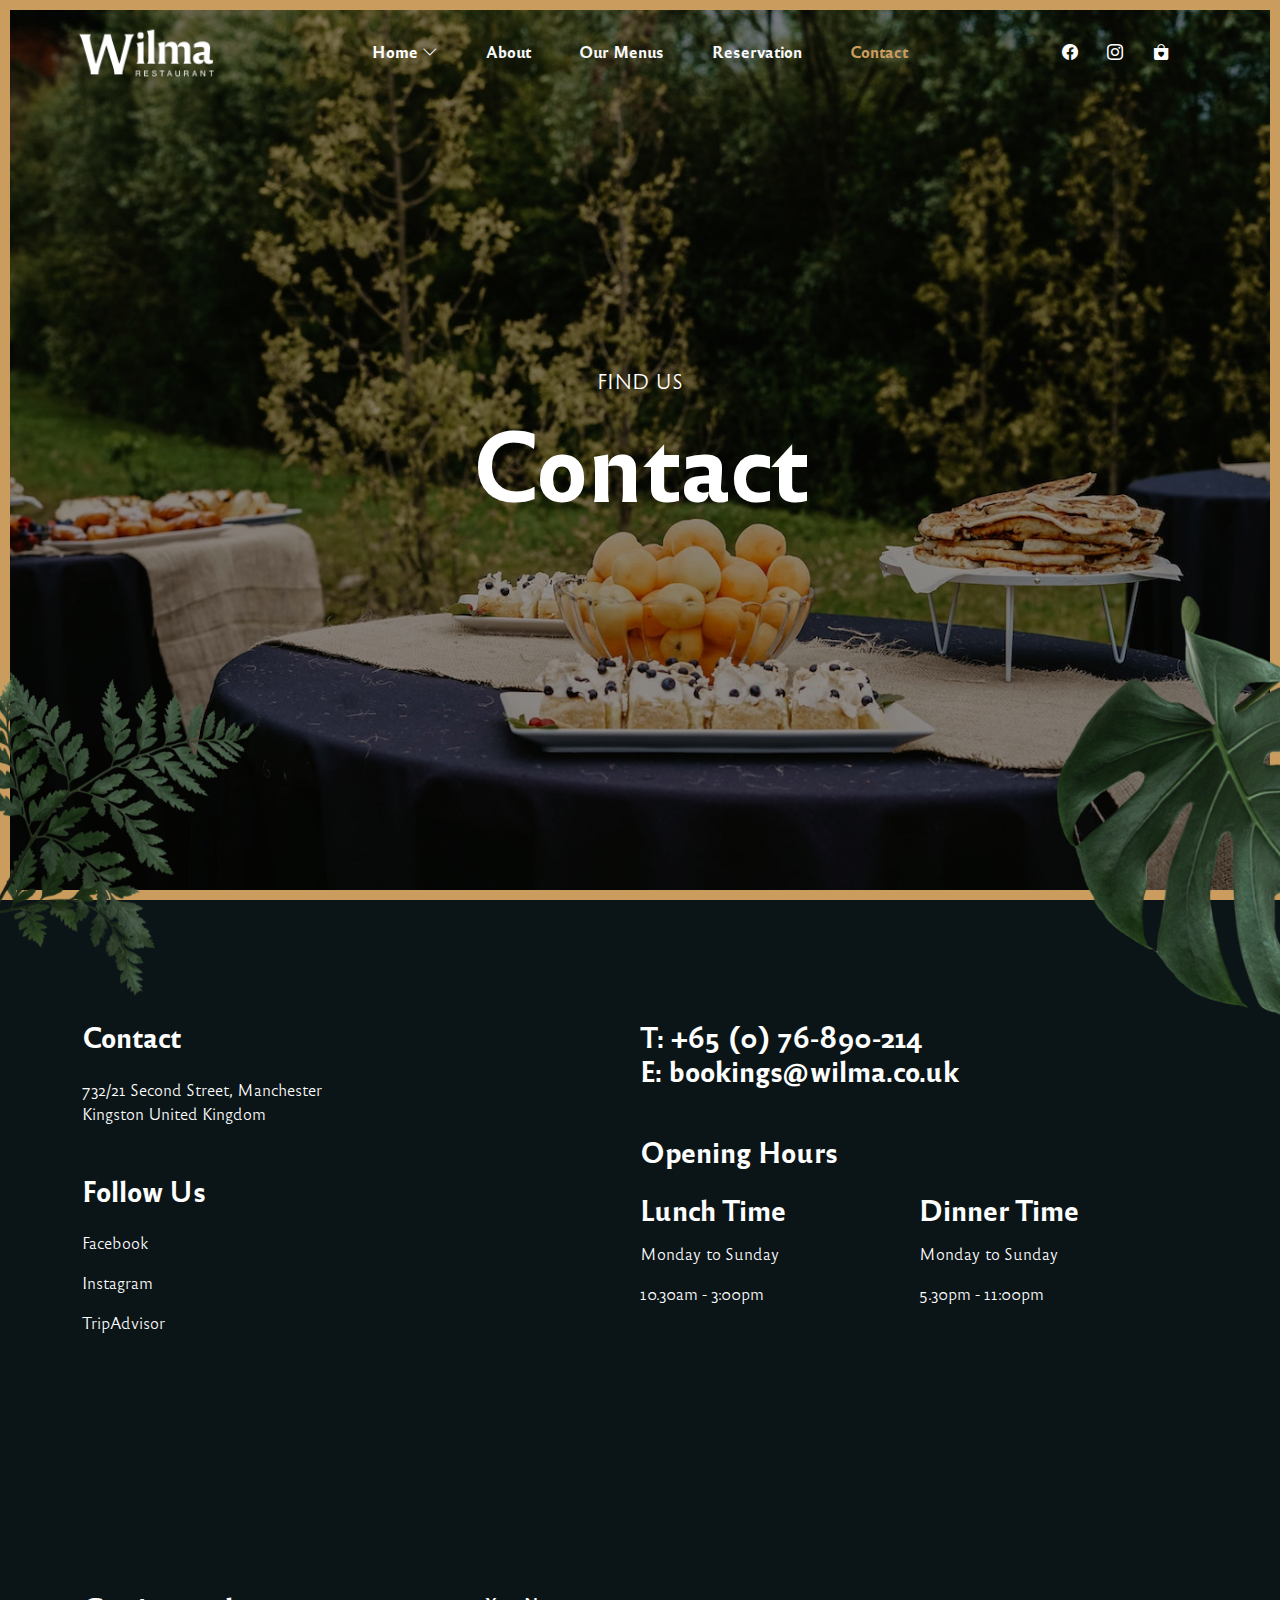
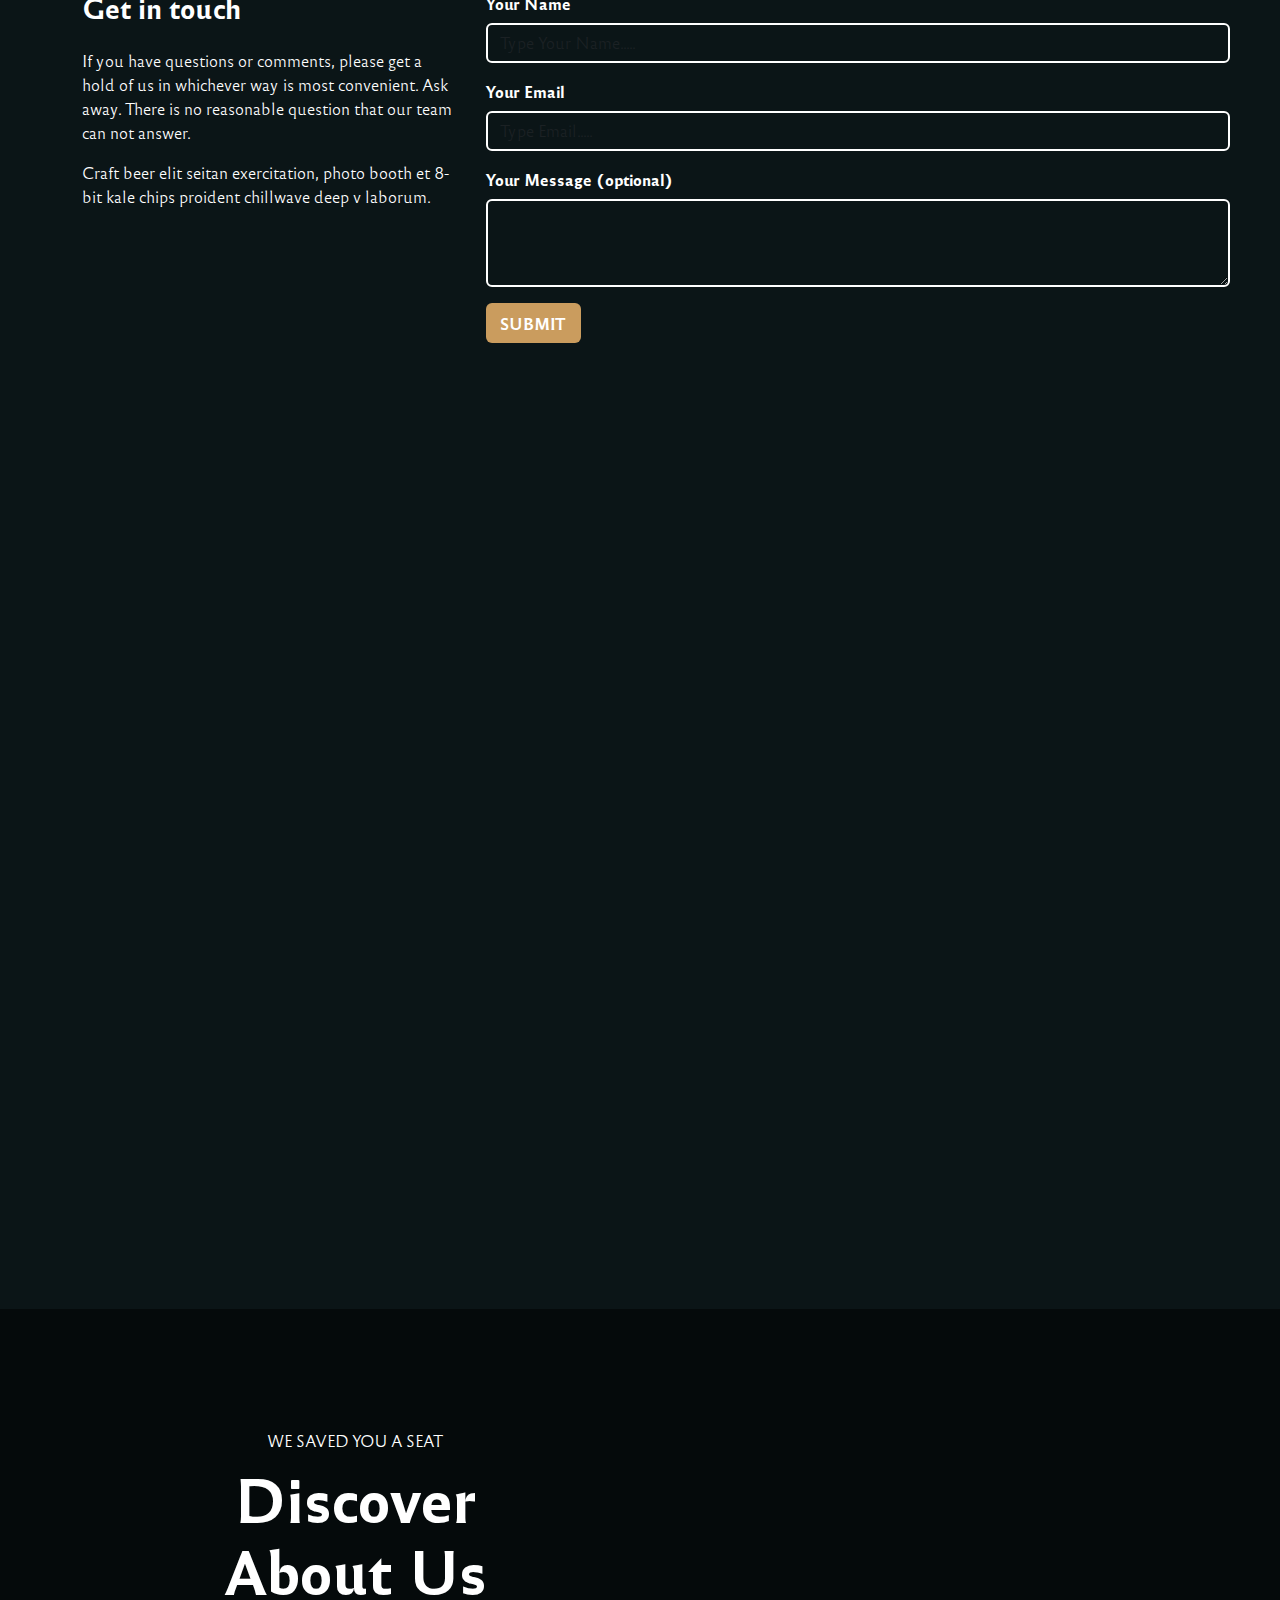
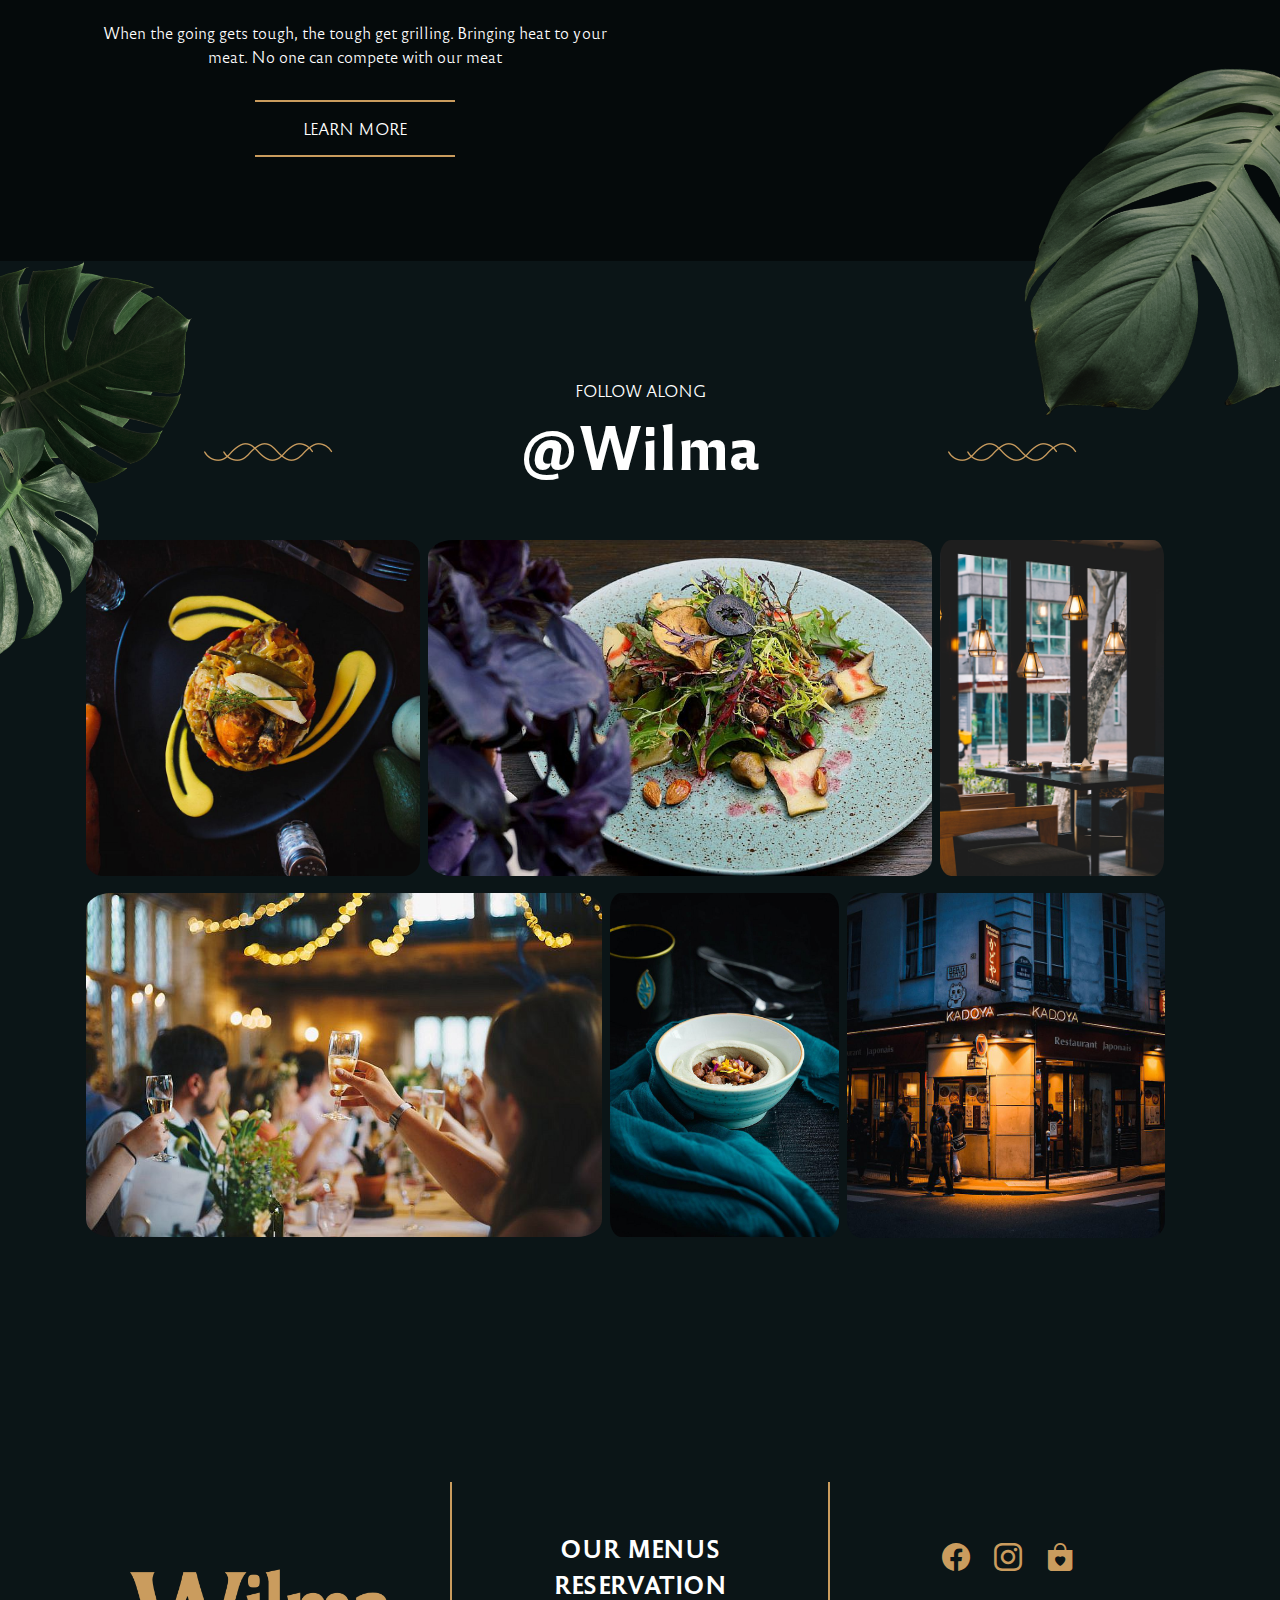
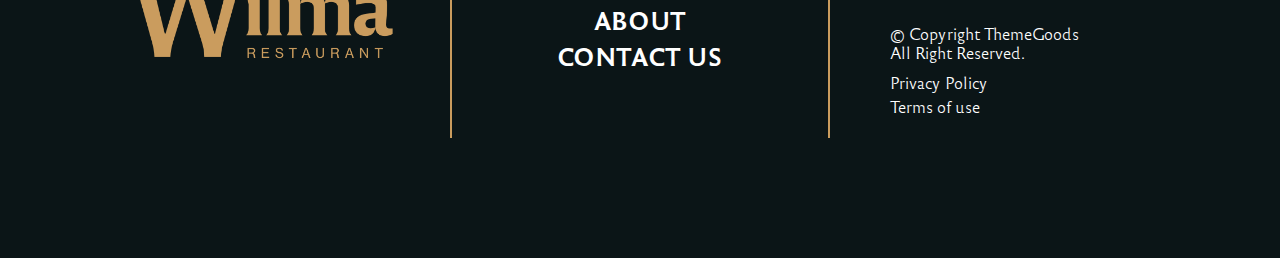
<file: pages/contact.html>
<!DOCTYPE html>
<html lang="en">
<head>
    <meta charset="UTF-8">
    <meta http-equiv="X-UA-Compatible" content="IE=edge">
    <meta name="viewport" content="width=device-width, initial-scale=1.0">
    <title>Contact-Grand Restaurant WordPress Theme |  Just another Grand Restaurant WordPress Theme Sites site</title>

	<!-- favicon icon  -->
	<link rel="icon" href="../images/favicon icon.png" type="image.png">

    <!-- font css -->
    <link rel="stylesheet" href="../css/font.css" type="text/css" />

    <!-- bootstrap css -->
    <link rel="stylesheet" href="../css/bootstrap.min.css" type="text/css" />
	
	<!-- bootstrap icon -->
	<link href="../css/bootstrap-icon.css" rel="stylesheet" type="text/css" />

    <!-- custome css -->
    <link rel="stylesheet" href="../css/style.css" type="text/css" />
	
	<!-- media-query -->
    <link rel="stylesheet" href="../css/media-query.css" type="text/css" />
	

</head>
<body class="bg-dark">
    <!--hesder  -->
    <header class="position-absolute">
        <div class="container position-relative">
            <div class="row py-3 align-items-center justify-content-between ">
                <div class="logo col-5 ps-4 col-sm-5 ps-sm-2 col-md-3 col-lg-2">
                    <img src="../images/logo-white.png" alt="logo" class="img-fluid"/>
                </div>
                <nav class="col py-2 d-none d-lg-block col-lg justify-content-xl-center d-xl-flex">
                    <ul class="list-unstyled d-flex m-0 justify-content-center justify-content-lg-start fw-bolder">
                        <li class="mx-3 mega-drop">
							<a class="p-2 text-decoration-none text-white" href="../index.html">
								Home <i class="bi bi-chevron-down"></i>
							</a>
							<div class="mega-dropdown position-absolute d-flex flex-wrap rounded">
								<div class="col-12 d-flex flex-wrap justify-content-around px-3 pt-5 pb-3">
									<div class="menu-1 col-2">
										<a href="javascript:">
											<img src="../images/d1.jpg" alt="d1" width="100%" class="rounded"/>
										</a>
									</div>
									<div class="menu-1 col-2">
										<a href="javascript:">
											<img src="../images/d2.jpg" alt="d2" width="100%" class="rounded"/>
										</a>
									</div>
									<div class="menu-1 col-2">
										<a href="javascript:">
											<img src="../images/d3.jpg" alt="d3" width="100%" class="rounded"/>
										</a>
									</div>
									<div class="menu-1 col-2">
										<a href="javascript:">
											<img src="../images/d4.jpg" alt="d4" width="100%" class="rounded"/>
										</a>
									</div>
									<div class="menu-1 col-2">
										<a href="javascript:">
											<img src="../images/d5.jpg" alt="d5" width="100%" class="rounded"/>
										</a>
									</div>
								</div>
								<div class="col-12 d-flex flex-wrap justify-content-around px-3 pt-5 pb-3">
									<div class="menu-1 col-2">
										<a href="javascript:">
											<img src="../images/d6.jpg" alt="d6" width="100%" class="rounded"/>
										</a>
									</div>
									<div class="menu-1 col-2">
										<a href="javascript:">
											<img src="../images/d7.jpg" alt="d7" width="100%" class="rounded"/>
										</a>
									</div>
									<div class="menu-1 col-2">
										<a href="javascript:">
											<img src="../images/d8.jpg" alt="d8" width="100%" class="rounded"/>
										</a>
									</div>
									<div class="menu-1 col-2">
										<a href="javascript:">
											<img src="../images/d9.jpg" alt="d9" width="100%" class="rounded"/>
										</a>
									</div>
									<div class="menu-1 col-2">
										<a href="javascript:">
											<img src="../images/d10.jpg" alt="d10" width="100%" class="rounded"/>
										</a>
									</div>
								</div>
								<div class="col-12 d-flex flex-wrap justify-content-around px-3 pt-5 pb-3">
									<div class="menu-1 col-2">
										<a href="javascript:">
											<img src="../images/d11.jpg" alt="d11" width="100%" class="rounded"/>
										</a>
									</div>
									<div class="menu-1 col-2">
										<a href="javascript:">
											<img src="../images/d12.jpg" alt="d12" width="100%" class="rounded"/>
										</a>
									</div>
									<div class="menu-1 col-2">
										<a href="javascript:">
											<img src="../images/d13.jpg" alt="d13" width="100%" class="rounded"/>
										</a>
									</div>
									<div class="menu-1 col-2">
										<a href="javascript:">
											<img src="../images/d14.jpg" alt="d14" width="100%" class="rounded"/>
										</a>
									</div>
									<div class="menu-1 col-2">
										<a href="javascript:">
											<img src="../images/d15.jpg" alt="d15" width="100%" class="rounded"/>
										</a>
									</div>
								</div>
								<div class="col-12 d-flex flex-wrap justify-content-around px-3 pt-5 pb-3">
									<div class="menu-1 col-2">
										<a href="javascript:">
											<img src="../images/d16.jpg" alt="d16" width="100%" class="rounded"/>
										</a>
									</div>
									<div class="menu-1 col-2">
										<a href="javascript:">
											<img src="../images/d17.jpg" alt="d17" width="100%" class="rounded"/>
										</a>
									</div>
									<div class="menu-1 col-2">
										<a href="javascript:">
											<img src="../images/d18.jpg" alt="d18" width="100%" class="rounded"/>
										</a>
									</div>
								</div>
							</div>
						</li>
									
                        <li class="mx-3"><a class="p-2 text-decoration-none text-light" href="about.html">About</a></li>
                        <li class="mx-3"><a class="p-2 text-decoration-none text-light" href="our-Menus.html">Our Menus</a></li>
                        <li class="mx-3"><a class="p-2 text-decoration-none text-light" href="reservation.html">Reservation</a></li>
                        <li class="mx-3"><a class="p-2 text-decoration-none text-primary" href="contact.html">Contact</a></li>
                    </ul>
                </nav>
                <div class="social-icon col-5 d-flex justify-content-evenly  align-items-center col-lg-2">
					<a href="javascript:" class="text-white ">
						<i class="bi bi-facebook"></i>
					</a>
					<a href="javascript:" class="text-white ">
						<i class="bi bi-instagram"></i>
					</a>
					<a href="javascript:" class="text-white ">
						<i class="bi bi-bag-heart-fill"></i>
					</a>
					<button class="btn text-white fs-2 d-lg-none" type="button" data-bs-toggle="offcanvas" data-bs-target="#offcanvasRight" aria-controls="offcanvasRight" ">
						<i class="bi bi-list"></i>
					</button>
				</div>
				<div class="offcanvas offcanvas-end bg-dark " tabindex="-1" id="offcanvasRight" aria-labelledby="offcanvasRightLabel">
				  <div class="offcanvas-header">
				  <div class="col"></div>
					<button type="button" class="btn-close btn-close-white" data-bs-dismiss="offcanvas" aria-label="Close"></button>
				  </div>
				  <div class="offcanvas-body text-center">
					<ul class="p-0">
						<li class="list-unstyled py-2">
							<a href="javascript:;" class="text-primary text-decoration-none fw-bolder fs-3">
								Home
							</a>
						</li>
						<li class="list-unstyled py-2">
							<a href="javascript:;" class="text-white text-decoration-none fw-bolder fs-3">
								About
							</a>
						</li>
						<li class="list-unstyled py-2">
							<a href="javascript:;" class="text-white text-decoration-none fw-bolder fs-3">
								Our Menus
							</a>
						</li>
						<li class="list-unstyled py-2">
							<a href="javascript:;" class="text-white text-decoration-none fw-bolder fs-3">
								Reservation
							</a>
						</li>
						<li class="list-unstyled py-2">
							<a href="javascript:;" class="text-white text-decoration-none fw-bolder fs-3">
								Contect
							</a>
						</li>
						<button type="button" class="btn btn-outline-light mt-5 px-5 py-2 border-primary"> RESERVATION </button>
					</ul>
				  </div>
				</div>
            </div>
        </div>
    </header>
	
	<!-- banner-4 -->
	<section class="banner-4 d-flex align-items-center position-relative">
		<div class="container ">
			<div class="row">
				<div class="content text-center py-40 p-md-0">
					<span class="text-white f-xs-tagline f-sm-tagline f-md-tagline f-lg-tagline f-xl-tagline">
						FIND US
					</span>
					<h1 class=" text-white fw-bolder py-2 f-xs-heding  f-sm-heding f-md-heding f-lg-heding f-xl-heding">
						Contact
					</h1>
				</div>
			</div>
		</div>
		<div class="leaf-l-bn position-absolute ">
			<img src="../images/leaf-l-bn.png" class="img-fluid" alt="leaf-l-bn"/> 
		</div>
		<div class="leaf-r-bn position-absolute   end traslate-middle-y">
			<img src="../images/leaf-r-bn.png" class="img-fluid" alt="leaf-r-bn"/> 
		</div>
	</section>
	
	<!-- contect-detail -->
	<section class="contect-detail py-120">
		<div class="container">
			<div class="row">
				<div class="col d-flex">
					<div class="col-6">
						<div class="col mb-5">
							<h3 class="text-white mb-4 fw-bold">
								Contact
							</h3>
							<p class="text-white ">
								732/21 Second Street, Manchester
								<br/>
								Kingston United Kingdom
							</p>
						</div>
						<div class="col">
							<h3 class="text-white mb-4 fw-bold"/>
								Follow Us
							</h3>
							<p class="text-white ">
								Facebook
							</p>
							<p class="text-white ">
								Instagram
							</p>
							<p class="text-white ">
								TripAdvisor
							</p>
						</div>
					</div>
					<div class="col-6">
						<div class="col mb-5">
							<h3 class="text-white fw-bold mb-4">
								T: +65 (0) 76-890-214
								<br/>
								E: bookings@wilma.co.uk
							</h3>
						</div>
						<div class="col">
							<h3 class="text-white fw-bold mb-4">
								Opening Hours
							</h3>
							<div class="col d-flex">
								<div class="col-6">
								<h3 class="text-white fw-bold mb-3">
									Lunch Time
								</h3>
								<p class="text-white ">
									Monday to Sunday
								</p>
								<p class="text-white ">
									10.30am - 3:00pm
								</p>
							</div>
							<div class="col-6">
								<h3 class="text-white fw-bold mb-3">
									Dinner Time
								</h3>
								<p class="text-white ">
									Monday to Sunday
								</p>
								<p class="text-white ">
									5.30pm - 11:00pm
								</p>
							</div>
						</div>
					</div>
				</div>
			</div>
		</div>
	</section>
	
	<!-- form -->
	<section class="form py-120">
		<div class="container">
			<div class="row">
				<div class="col d-flex">
					<div class="col-4 me-3">
						<h3 class="text-white fw-bold mb-4">
							Get in touch
						</h3>
						<p class="text-white mb-3">
							If you have questions or comments, please get a hold of us in whichever way is most convenient. Ask away. There is no reasonable question that our team can not answer.
						</p>
						<p class="text-white">
							Craft beer elit seitan exercitation, photo booth et 8-bit kale chips proident chillwave deep v laborum. 
						</p>
					</div>
					<div class="col-8 ms-3">
						<div class="col mb-3">
							<label for="formGroupExampleInput" class="form-label text-white fw-bold">Your Name</label>
							<input type="text" class="form-control bg-transparent border-white text-white" id="formGroupExampleInput" placeholder="Type Your Name....."/>
						</div>
						<div class="col mb-3">
							<label for="inputEmail4" class="form-label text-white fw-bold">Your Email</label>
							<input type="email" class="form-control bg-transparent border-white text-white" id="inputEmail4" placeholder="Type Email....."/>
						</div>
						<div class="mb-3">
							<label for="exampleFormControlTextarea1" class="form-label text-white fw-bold">Your Message (optional)</label>
							<textarea class="form-control bg-transparent border-white text-white" id="exampleFormControlTextarea1" rows="3"></textarea>
						</div>
						<div class="col-12">
							<button class="btn bg-primary text-white fw-bold" type="submit">SUBMIT</button>
						</div>
					</div>
				</div>
			</div>
		</div>
	</section>
	
	<!-- map -->
	<section class="map py-120">
		<iframe src="https://www.google.com/maps/embed?pb=!1m18!1m12!1m3!1d238133.15238237404!2d72.68220963825928!3d21.159142501639753!2m3!1f0!2f0!3f0!3m2!1i1024!2i768!4f13.1!3m3!1m2!1s0x3be04e59411d1563%3A0xfe4558290938b042!2sSurat%2C%20Gujarat!5e0!3m2!1sen!2sin!4v1677151515345!5m2!1sen!2sin" width="100%" height="600px" style="border:0;" allowfullscreen="" loading="lazy" referrerpolicy="no-referrer-when-downgrade"></iframe>
	</section>
	
	<!-- Discover -->
	<section class="Discover position-relative py-120">
		<div class="container">
			<div class="row">
				<div class="col-12 text-center col-lg-6">
					<span class="text-white">
						WE SAVED YOU A SEAT
					</span>
					<h1 class="text-white fw-bolder py-2">
						Discover
						<br/>
						About Us
					</h1>
					<p class="mb-5 text-white">
						When the going gets tough, the tough get grilling. Bringing
						heat to your meat. No one can compete with our meat
					</p>
					<div class="button">
						<a href="javascript:" class="px-5 py-3 text-white border-top border-bottom text-decoration-none d-inline-black">
							LEARN MORE
						</a>
					</div>
				</div>
				<div class="col d-none d-lg-block "></div>
			</div>
		</div>
		<div class="left-l position-absolute w-25">
			<img src="../images/left-l-online.png" class="img-fluid" alt="r-l-online"/> 
		</div>
		<div class="right-l position-absolute end traslate-middle-y">
			<img src="../images/right-l-online.png" class="img-fluid" alt="l-l-online"/> 
		</div>
	</section>
	
	<!-- wilma -->
	<section class="wilma py-120">
		<div class="container">
			<div class="row">
				<h6 class="text-white text-center">FOLLOW ALONG</h6>
				<div class="wilma-d d-flex justify-content-center align-items-center mb-5">
					<div class="col text-center d-none d-md-block">
						<img src="../images/wilma-d.png" alt="wilma-d-img"/>
					</div>
					<div class="col h1 text-center text-white fw-bolder" style="font-size:60px">
						@Wilma
					</div>
					<div class="col text-center d-none d-md-block">
						<img src="../images/wilma-d.png" alt="wilma-d-img"/>
					</div>
				</div>
				<div class="wilma-image flex-wrap align-items-center d-block d-md-flex">
					<div class="i1 col-3 col-md-5 col-xl-3 m-1 m-md-1">
						<img src="../images/w-img1.jpg" alt="w-image1" class="img-fluid"/>
					</div>
					<div class="i2 col-6 col-md-7 col-xl-6 m-1 m-md-1">
						<img src="../images/w-img2.jpg" alt="w-image2" class="img-fluid"/>
					</div>
					<div class="i3 col-2 col-md-4 col-lg-3 col-xl-3 m-1 m-md-1">
						<img src="../images/w-img3.jpg" alt="w-image3" class="img-fluid"/>
					</div>
					<div class="i4 col-6 col-md-8 col-lg-6 col-xl-6 m-1 m-md-1">
						<img src="../images/w-img4.jpg" alt="w-image4" class="img-fluid"/>
					</div>
					<div class="i5 col-3 col-md-5 col-lg-3 col-xl-2 m-1 m-md-1">
						<img src="../images/w-img5.jpg" alt="w-image5" class="img-fluid"/>
					</div>
					<div class="i6 col-3 col-md-7 col-lg-12 col-xl-4 m-1 m-md-1 justify-content-lg-center d-lg-flex">
						<img src="../images/w-img6.jpg" alt="w-image6" class="img-fluid"/>
					</div>
				</div>
			</div>
		</div>
	</section>
	
	<!-- footer -->
	<footer class="py-120">
		<div class="container">
			<div class="row text-center align-items-center d-block d-md-flex">
				<div class="col-6 mx-auto mb-5 col-md-4 m-md-0">
					<img src="../images/footer-logo.png" alt="footer-logo-img" class="w-75"/>
				</div>
				<div class="f-content col col-md-4  py-5 border-tb border-se">
					<ul class="list-unstyled">
						<li>
							<a href="javascript:;" class="text-white text-decoration-none fw-bold fs-4">
								OUR MENUS
							</a>
						</li>
						<li>
							<a href="javascript:;" class="text-white text-decoration-none fw-bold fs-4">
								RESERVATION
							</a>
						</li>
						<li>
							<a href="javascript:;" class="text-white text-decoration-none fw-bold fs-4">
								ABOUT
							</a>
						</li>
						<li>
							<a href="javascript:;" class="text-white text-decoration-none fw-bold fs-4">
								CONTACT US
							</a>
						</li>
					</ul>
				</div>
				<div class="col mt-5 col-md-4">
					<div class=" justify-content-center d-flex">
						<a href="javascript:" class="text-primary fs-3 me-4">
							<i class="bi bi-facebook"></i>
						</a>
						<a href="javascript:" class="text-primary fs-3 me-4">
							<i class="bi bi-instagram"></i>
						</a>
						<a href="javascript:" class="text-primary fs-3 me-4">
							<i class="bi bi-bag-heart-fill"></i>
						</a>
					</div>
					<h6 class="text-white text-lg-start text-md-start text-center px-5 mt-5">
						© Copyright ThemeGoods
						<br/>
						All Right Reserved.
					</h6>
					<ul class="list-unstyled text-lg-start text-md-start text-center px-5">
						<li>
							<a href="javascript:;" class="text-white text-decoration-none">
								Privacy Policy
							</a>
						</li>
						<li>
							<a href="javascript:;" class="text-white text-decoration-none">
								Terms of use
							</a>
						</li>
					</ul>
				</div>
			</div>
		</div>
	</footer>
	
	
    <!-- bootstrap js -->
    <script src="../js/bootstrap.bundle.min.js" type="text/javascript"></script>
    <script src="../js/jquery.min.js" type="text/javascript"></script>
    <script src="../js/style.js" type="text/javascript"></script>
	
</body>
</html>
</file>
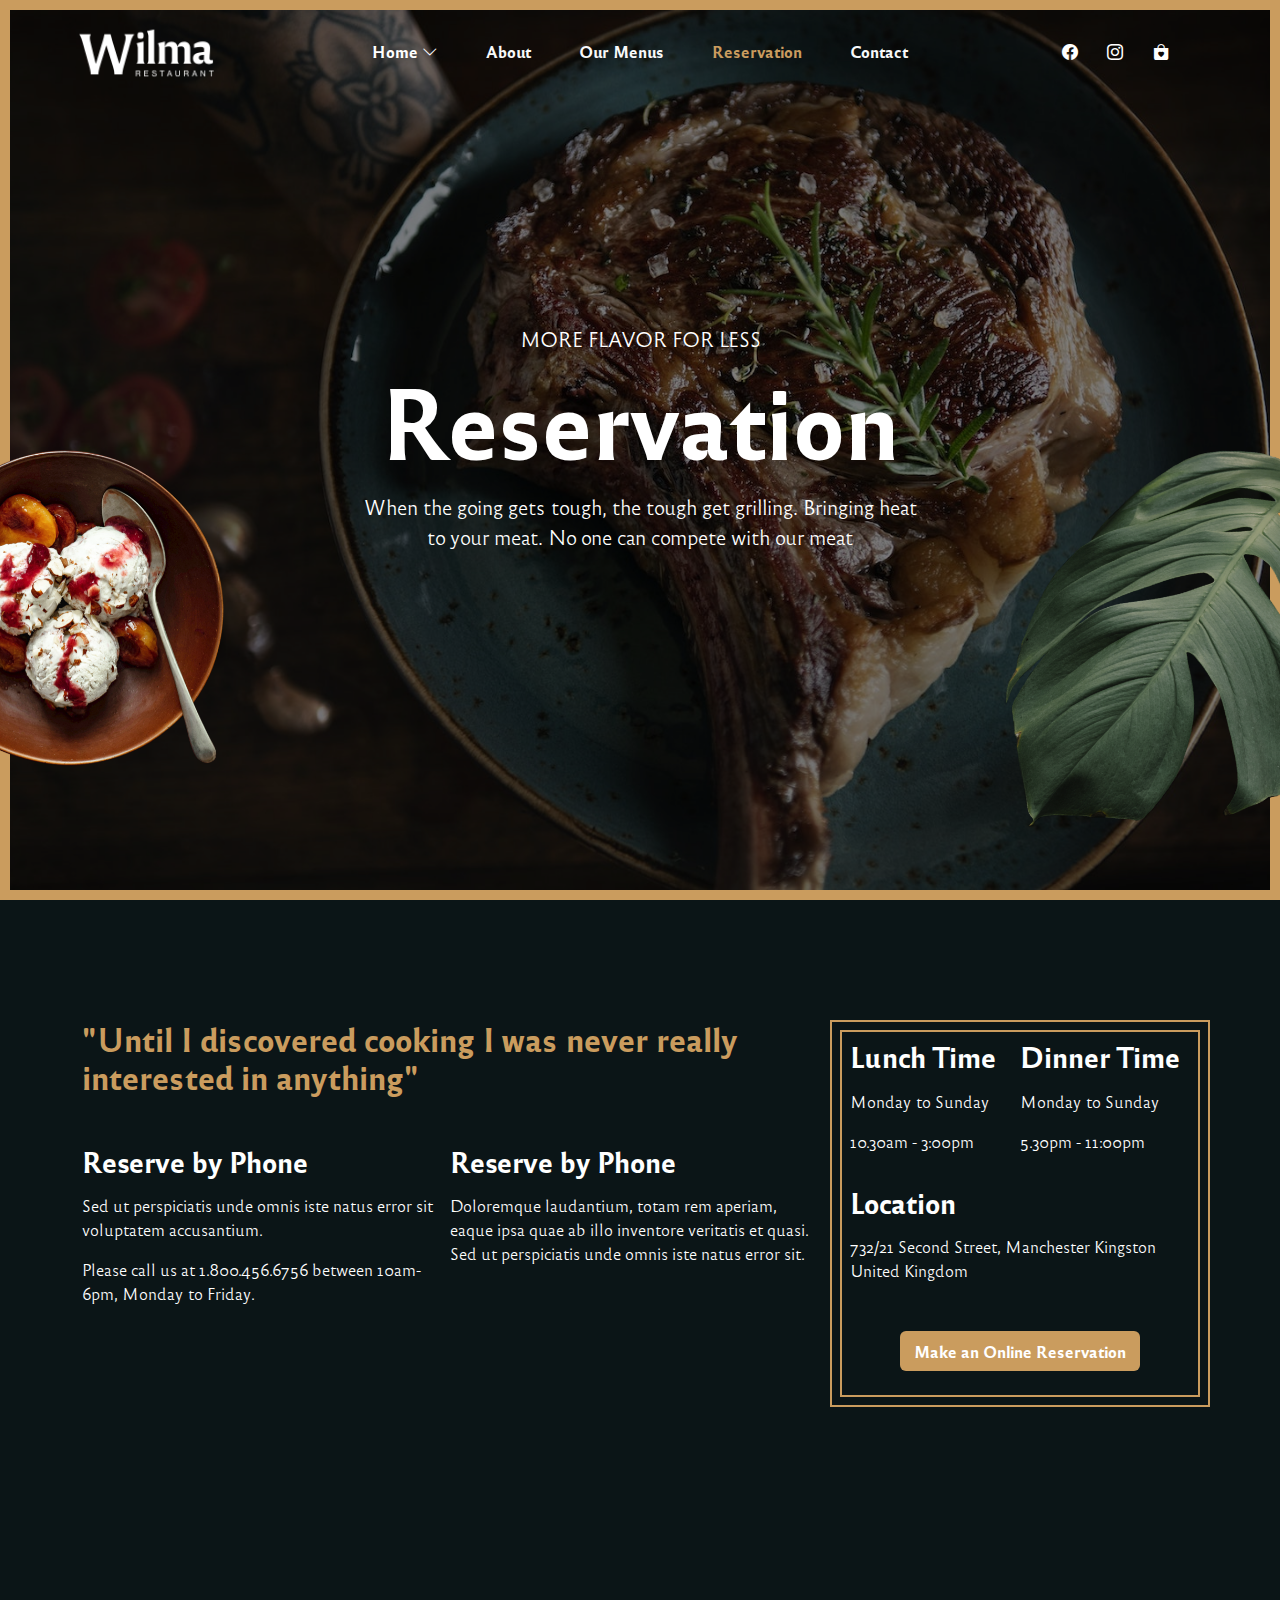
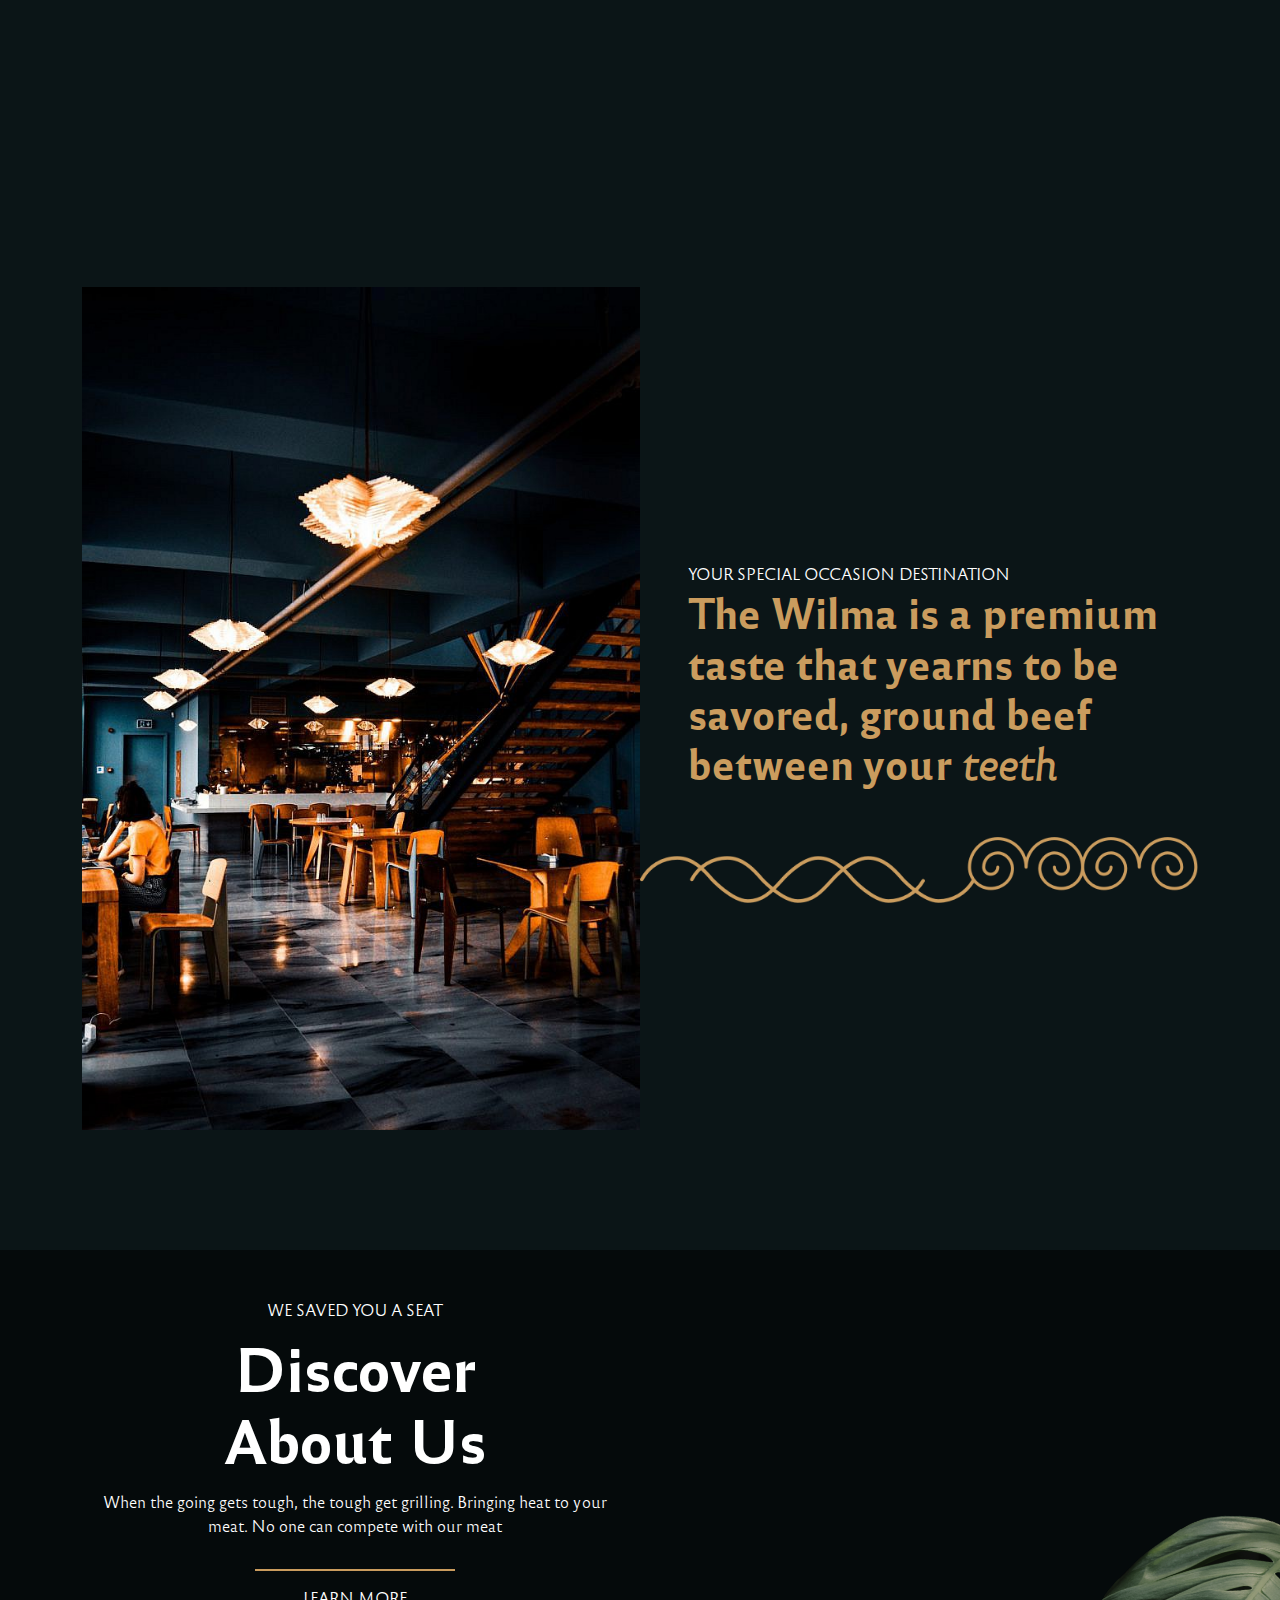
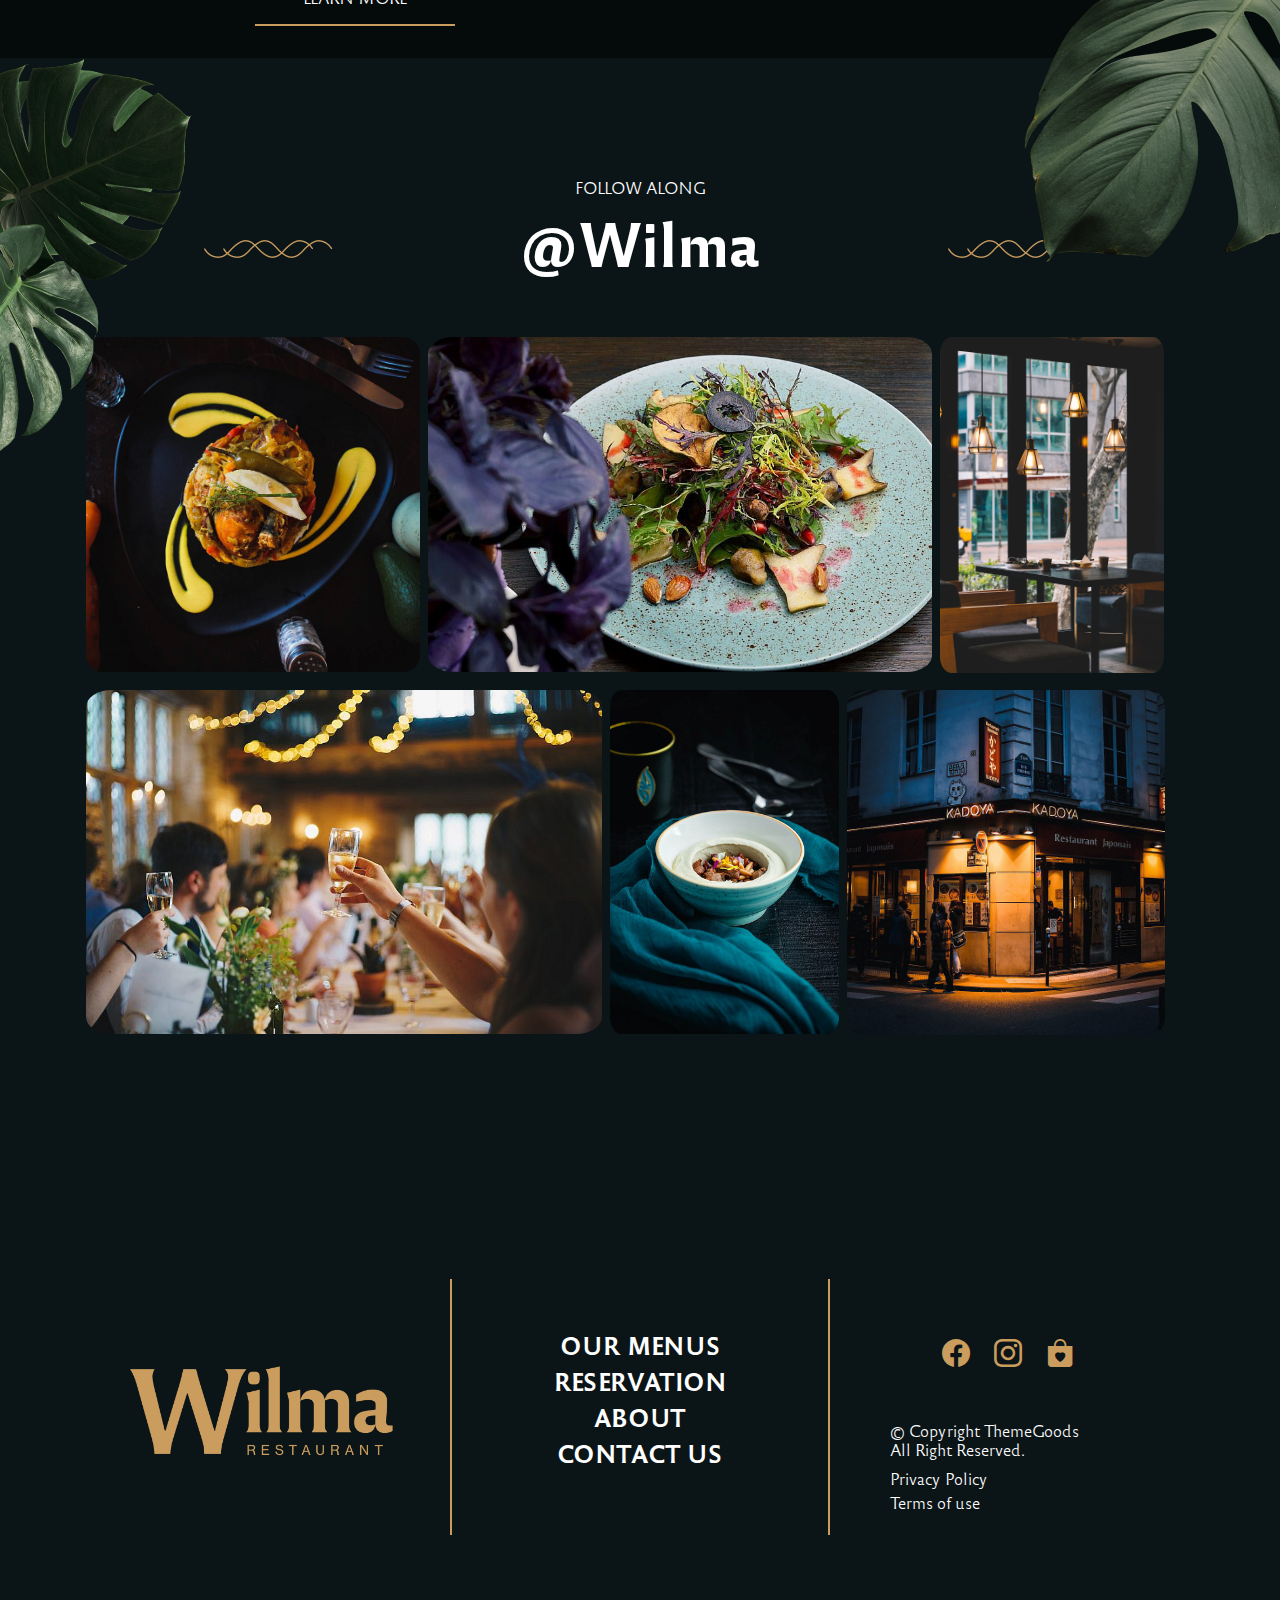
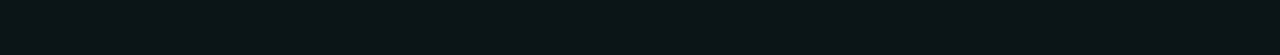
<file: pages/reservation.html>
<!DOCTYPE html>
<html lang="en">
<head>
    <meta charset="UTF-8">
    <meta http-equiv="X-UA-Compatible" content="IE=edge">
    <meta name="viewport" content="width=device-width, initial-scale=1.0">
    <title>Reservation-Grand Restaurant WordPress Theme |  Just another Grand Restaurant WordPress Theme Sites site</title>

	<!-- favicon icon  -->
	<link rel="icon" href="../images/favicon icon.png" type="image.png">

    <!-- font css -->
    <link rel="stylesheet" href="../css/font.css" type="text/css" />

    <!-- bootstrap css -->
    <link rel="stylesheet" href="../css/bootstrap.min.css" type="text/css" />
	
	<!-- bootstrap icon -->
	<link href="../css/bootstrap-icon.css" rel="stylesheet" type="text/css" />

    <!-- custome css -->
    <link rel="stylesheet" href="../css/style.css" type="text/css" />
	
	<!-- media-query -->
    <link rel="stylesheet" href="../css/media-query.css" type="text/css" />
	

</head>

<body class="bg-dark">

		<!-- Modal -->
			<div class="modal fade " id="signup" data-bs-backdrop="static" tabindex="1" aria-labelledby="staticBackdropLabel" aria-hidden="true">
			  <div class="modal-dialog modal-dialog-centered">
				<div class="modal-content bg-dark border-white ">
				  <div class="modal-header d-flex  flex-wrap border-0">
					<div class="col-12 d-flex justify-content-end"><button type="button" class="btn-close btn-close-white" data-bs-dismiss="modal" aria-label="Close"></button></div>
					<div class="col-12 d-flex justify-content-center"><h2 class="modlal-title fa-5 text-primary text-center fw-bolder w-50 fst-italic">Table</h2></div>
					<div class="col-12 d-flex justify-content-center"><h1 class="modlal-title fa-5 text-white text-center fw-bolder w-75 fst-italic">BOOKING</h1></div>
				  </div>
				  <div class="modal-body py-4">
					<form>
						<div class="d-flex flex-wrap justify-content-around ">
							<div class="mb-3  col-3 mt-5">
								<label for="exampleInputEmail1" class="form-label fw-semibold text-white">Name*</label>
								<input type="text" class="form-control bg-transparent border-white border-0 border-bottom rounded-0 text-white"  id="exampleInputEmail1"aria-describedby="emailHelp">
							</div>
							<div class="mb-3 col-3 mt-5">
								<label for="exampleInputEmail1" class="form-label fw-semibold text-white">Email*</label>
								<input type="email" class="form-control bg-transparent border-white border-0 border-bottom rounded-0 text-white"  id="exampleInputEmail1"aria-describedby="emailHelp">
							</div>
							<div class="mb-3 col-3 mt-5">
								<label for="exampleInputEmail1" class="form-label fw-semibold text-white">Phone*</label>
								<input type="number" class="form-control bg-transparent border-white border-0 border-bottom rounded-0 text-white"  id="exampleInputEmail1"aria-describedby="emailHelp">
							</div>
						</div>
						
						<div class="d-flex flex-wrap justify-content-around pt-2">
							<div class="mb-3 col-3 mt-5">
								<label for="exampleInputEmail1" class="form-label fw-semibold text-white">Date*</label>
								<input type="date" class="form-control bg-transparent border-white border-0 border-bottom rounded-0 text-white"  id="exampleInputEmail1"aria-describedby="emailHelp">
							</div>
							<div class="mb-3 col-3 mt-5">
								<label for="exampleInputEmail1" class="form-label fw-semibold text-white">Time*</label>
								<input type="time" class="form-control bg-transparent border-white border-0 border-bottom rounded-0 text-white"  id="exampleInputEmail1"aria-describedby="emailHelp">
							</div>
							<div class="mb-3 col-3 mt-5">
								<label for="exampleInputEmail1" class="form-label fw-semibold text-white">Seats*</label>
								<input type="number" class="form-control bg-transparent border-white border-0 border-bottom rounded-0 text-white"  id="exampleInputEmail1"aria-describedby="emailHelp">
							</div>
						</div>
						
						<div class="d-flex flex-wrap justify-content-around pt-2">
							<div class="mb-3 col-11 mt-5">
								<label for="exampleInputEmail1" class="form-label fw-semibold text-white">Special Request</label>
								<input type="text" class="form-control bg-transparent border-white border-0 border-bottom rounded-0 text-white"  id="exampleInputEmail1"aria-describedby="emailHelp">
							
							</div>    
						</div>
					</form>
				  </div>
				  <div class="modal-footer justify-content-center d-flex border-0 mb-3">
					<button type="button" class="btn btn-primary bg-primary border-primary px-3 py-2" data-bs-dismiss="modal">Book Now</button>
				
				  </div>
				</div>
			  </div>
			</div>
	<!-- header -->
    <header class="position-absolute">
        <div class="container position-relative">
            <div class="row py-3 align-items-center justify-content-between ">
                <div class="logo col-5 ps-4 col-sm-5 ps-sm-2 col-md-3 col-lg-2">
                    <img src="../images/logo-white.png" alt="logo" class="img-fluid"/>
                </div>
                <nav class="col py-2 d-none d-lg-block col-lg justify-content-xl-center d-xl-flex">
                    <ul class="list-unstyled d-flex m-0 justify-content-center justify-content-lg-start fw-bolder">
                        <li class="mx-3 mega-drop">
							<a class="p-2 text-decoration-none text-white" href="../index.html" >
								Home <i class="bi bi-chevron-down"></i>
							</a>
							<div class="mega-dropdown position-absolute d-flex flex-wrap rounded">
								<div class="col-12 d-flex flex-wrap justify-content-around px-3 pt-5 pb-3">
									<div class="menu-1 col-2">
										<a href="javascript:">
											<img src="../images/d1.jpg" alt="d1" width="100%" class="rounded"/>
										</a>
									</div>
									<div class="menu-1 col-2">
										<a href="javascript:">
											<img src="../images/d2.jpg" alt="d2" width="100%" class="rounded"/>
										</a>
									</div>
									<div class="menu-1 col-2">
										<a href="javascript:">
											<img src="../images/d3.jpg" alt="d3" width="100%" class="rounded"/>
										</a>
									</div>
									<div class="menu-1 col-2">
										<a href="javascript:">
											<img src="../images/d4.jpg" alt="d4" width="100%" class="rounded"/>
										</a>
									</div>
									<div class="menu-1 col-2">
										<a href="javascript:">
											<img src="../images/d5.jpg" alt="d5" width="100%" class="rounded"/>
										</a>
									</div>
								</div>
								<div class="col-12 d-flex flex-wrap justify-content-around px-3 pt-5 pb-3">
									<div class="menu-1 col-2">
										<a href="javascript:">
											<img src="../images/d6.jpg" alt="d6" width="100%" class="rounded"/>
										</a>
									</div>
									<div class="menu-1 col-2">
										<a href="javascript:">
											<img src="../images/d7.jpg" alt="d7" width="100%" class="rounded"/>
										</a>
									</div>
									<div class="menu-1 col-2">
										<a href="javascript:">
											<img src="../images/d8.jpg" alt="d8" width="100%" class="rounded"/>
										</a>
									</div>
									<div class="menu-1 col-2">
										<a href="javascript:">
											<img src="../images/d9.jpg" alt="d9" width="100%" class="rounded"/>
										</a>
									</div>
									<div class="menu-1 col-2">
										<a href="javascript:">
											<img src="../images/d10.jpg" alt="d10" width="100%" class="rounded"/>
										</a>
									</div>
								</div>
								<div class="col-12 d-flex flex-wrap justify-content-around px-3 pt-5 pb-3">
									<div class="menu-1 col-2">
										<a href="javascript:">
											<img src="../images/d11.jpg" alt="d11" width="100%" class="rounded"/>
										</a>
									</div>
									<div class="menu-1 col-2">
										<a href="javascript:">
											<img src="../images/d12.jpg" alt="d12" width="100%" class="rounded"/>
										</a>
									</div>
									<div class="menu-1 col-2">
										<a href="javascript:">
											<img src="../images/d13.jpg" alt="d13" width="100%" class="rounded"/>
										</a>
									</div>
									<div class="menu-1 col-2">
										<a href="javascript:">
											<img src="../images/d14.jpg" alt="d14" width="100%" class="rounded"/>
										</a>
									</div>
									<div class="menu-1 col-2">
										<a href="javascript:">
											<img src="../images/d15.jpg" alt="d15" width="100%" class="rounded"/>
										</a>
									</div>
								</div>
								<div class="col-12 d-flex flex-wrap justify-content-around px-3 pt-5 pb-3">
									<div class="menu-1 col-2">
										<a href="javascript:">
											<img src="../images/d16.jpg" alt="d16" width="100%" class="rounded"/>
										</a>
									</div>
									<div class="menu-1 col-2">
										<a href="javascript:">
											<img src="../images/d17.jpg" alt="d17" width="100%" class="rounded"/>
										</a>
									</div>
									<div class="menu-1 col-2">
										<a href="javascript:">
											<img src="../images/d18.jpg" alt="d18" width="100%" class="rounded"/>
										</a>
									</div>
								</div>
							</div>
						</li>
									
                        <li class="mx-3"><a class="p-2 text-decoration-none text-light" href="about.html">About</a></li>
                        <li class="mx-3"><a class="p-2 text-decoration-none text-light" href="our-Menus.html">Our Menus</a></li>
                        <li class="mx-3"><a class="p-2 text-decoration-none text-primary" href="reservation.html">Reservation</a></li>
                        <li class="mx-3"><a class="p-2 text-decoration-none text-light" href="contact.html">Contact</a></li>
                    </ul>
                </nav>
                <div class="social-icon col-5 d-flex justify-content-evenly  align-items-center col-lg-2">
					<a href="javascript:" class="text-white ">
						<i class="bi bi-facebook"></i>
					</a>
					<a href="javascript:" class="text-white ">
						<i class="bi bi-instagram"></i>
					</a>
					<a href="javascript:" class="text-white ">
						<i class="bi bi-bag-heart-fill"></i>
					</a>
					<button class="btn text-white fs-2 d-lg-none" type="button" data-bs-toggle="offcanvas" data-bs-target="#offcanvasRight" aria-controls="offcanvasRight" ">
						<i class="bi bi-list"></i>
					</button>
				</div>
				<div class="offcanvas offcanvas-end bg-dark " tabindex="-1" id="offcanvasRight" aria-labelledby="offcanvasRightLabel">
				  <div class="offcanvas-header">
				  <div class="col"></div>
					<button type="button" class="btn-close btn-close-white" data-bs-dismiss="offcanvas" aria-label="Close"></button>
				  </div>
				  <div class="offcanvas-body text-center">
					<ul class="p-0">
						<li class="list-unstyled py-2">
							<a href="javascript:;" class="text-primary text-decoration-none fw-bolder fs-3">
								Home
							</a>
						</li>
						<li class="list-unstyled py-2">
							<a href="javascript:;" class="text-white text-decoration-none fw-bolder fs-3">
								About
							</a>
						</li>
						<li class="list-unstyled py-2">
							<a href="javascript:;" class="text-white text-decoration-none fw-bolder fs-3">
								Our Menus
							</a>
						</li>
						<li class="list-unstyled py-2">
							<a href="javascript:;" class="text-white text-decoration-none fw-bolder fs-3">
								Reservation
							</a>
						</li>
						<li class="list-unstyled py-2">
							<a href="javascript:;" class="text-white text-decoration-none fw-bolder fs-3">
								Contect
							</a>
						</li>
						<button type="button" class="btn btn-outline-light mt-5 px-5 py-2 border-primary"> RESERVATION </button>
					</ul>
				  </div>
				</div>
            </div>
        </div>
    </header>
	
	
	<!-- banner-3 -->
	<section class="banner-3 d-flex align-items-center position-relative">
		<div class="container ">
			<div class="row">
				<div class="content text-center py-40 p-md-0">
					<span class="text-white f-xs-tagline f-sm-tagline f-md-tagline f-lg-tagline f-xl-tagline">
						MORE FLAVOR FOR LESS
					</span>
					<h1 class=" text-white fw-bolder py-2 f-xs-heding  f-sm-heding f-md-heding f-lg-heding f-xl-heding">
						Reservation
					</h1>
					<p class="w-50 mx-auto  text-white f-xs-p f-sm-p f-md-p f-lg-p f-xl-p">
						When the going gets tough, the tough get grilling. Bringing heat to your meat. No one can compete with our meat
					</p>
				</div>
			</div>
		</div>
		<div class="ice-b3 position-absolute w-25">
			<img src="../images/ice-b3.png" class="img-fluid" alt="ice-b3"/> 
		</div>
		<div class="leaf-b3 position-absolute   end traslate-middle-y">
			<img src="../images/leaf-b3.png" class="img-fluid" alt="leaf-b3"/> 
		</div>
	</section>
	
	<!-- cooking -->
	<section class="cooking py-120">
		<div class="container">
			<div class="row">
				<div class="col-8">
					<h2 class="text-primary fw-bolder mb-5">
						"Until I discovered cooking I was never really interested in anything"
					</h2>
					<div class="col d-flex">
						<div class="col-6">
							<h3 class="text-white fw-bold mb-3">
								Reserve by Phone
							</h3>
							<p class="text-white mb-3">
								Sed ut perspiciatis unde omnis iste natus error sit voluptatem accusantium.
							</p>
							<p class="text-white">
								Please call us at 1.800.456.6756 between 10am-6pm, Monday to Friday.
							</p>
						</div>
						<div class="col-6">
							<h3 class="text-white fw-bold mb-3">
								Reserve by Phone
							</h3>
							<p class="text-white ">
								Doloremque laudantium, totam rem aperiam, eaque ipsa quae ab illo inventore veritatis et quasi. Sed ut perspiciatis unde omnis iste natus error sit.
							</p>
						</div>
					</div>
				</div>
				<div class="col-4 border border-primary p-2">
					<div class="col border border-primary">
						<div class="col p-2 d-flex">
							<div class="col-6">
								<h3 class="text-white fw-bold mb-3">
									Lunch Time
								</h3>
								<p class="text-white ">
									Monday to Sunday
								</p>
								<p class="text-white ">
									10.30am - 3:00pm
								</p>
							</div>
							<div class="col-6">
								<h3 class="text-white fw-bold mb-3">
									Dinner Time
								</h3>
								<p class="text-white ">
									Monday to Sunday
								</p>
								<p class="text-white ">
									5.30pm - 11:00pm
								</p>
							</div>
						</div>
						<div class="col p-2">
							<h3 class="text-white fw-bold mb-3">
								Location
							</h3>
							<p class="text-white ">
								732/21 Second Street, Manchester Kingston United Kingdom
							</p>
						</div>
						<div class="p-4 text-center">
							
							<button type="button" class="btn bg-primary text-white fw-bold" data-bs-toggle="modal" data-bs-target="#signup">
								Make an Online Reservation
							  </button>
							  
							  
						</div>
					</div>
				</div>
			</div>
		</div>
	</section>
	
	<!-- img-sec -->
	<section class="img-sec py-120">
		<div class="container">
			<div class="row ">
				
			</div>
		</div>
	</section>
	
	<!-- DESTINATION -->
	<section class="DESTINATION py-120">
		<div class="container">
			<div class="row align-items-center d-block d-md-flex">
				<div class="col-12 pe-0 col-md-6 ">
					<img src="../images/s2-img.jpg" alt="s2-image" class="img-fluid"/>
				</div>
				<div class="d-content col-10 ps-0 mt-5 mx-auto col-md-6 ">
					<div class="content-1 ms-5 mb-5 ">
						<span class="text-white mb">
							YOUR SPECIAL OCCASION DESTINATION
						</span>
						<h1 class="text-primary fw-bold">
							The Wilma is a premium taste that yearns to be savored, ground beef between your <i>teeth</i>
						</h1>
					</div>
					<div class="d-img">
						<img src="../images/s2-d-img.png" alt="d-image" class="img-fluid"/>
					</div>
				</div>
			</div>
		</div>
	</section>
	
	<!-- Discover -->
	<section class="Discover position-relative py-5">
		<div class="container">
			<div class="row">
				<div class="col-12 text-center col-lg-6">
					<span class="text-white">
						WE SAVED YOU A SEAT
					</span>
					<h1 class="text-white fw-bolder py-2">
						Discover
						<br/>
						About Us
					</h1>
					<p class="mb-5 text-white">
						When the going gets tough, the tough get grilling. Bringing
						heat to your meat. No one can compete with our meat
					</p>
					<div class="button">
						<a href="javascript:" class="px-5 py-3 text-white border-top border-bottom text-decoration-none d-inline-black">
							LEARN MORE
						</a>
					</div>
				</div>
				<div class="col d-none d-lg-block "></div>
			</div>
		</div>
		<div class="left-l position-absolute w-25">
			<img src="../images/left-l-online.png" class="img-fluid" alt="r-l-online"/> 
		</div>
		<div class="right-l position-absolute end traslate-middle-y">
			<img src="../images/right-l-online.png" class="img-fluid" alt="l-l-online"/> 
		</div>
	</section>
	
	
	<!-- wilma -->
	<section class="wilma py-120">
		<div class="container">
			<div class="row">
				<h6 class="text-white text-center">FOLLOW ALONG</h6>
				<div class="wilma-d d-flex justify-content-center align-items-center mb-5">
					<div class="col text-center d-none d-md-block">
						<img src="../images/wilma-d.png" alt="wilma-d-img"/>
					</div>
					<div class="col h1 text-center text-white fw-bolder" style="font-size:60px">
						@Wilma
					</div>
					<div class="col text-center d-none d-md-block">
						<img src="../images/wilma-d.png" alt="wilma-d-img"/>
					</div>
				</div>
				<div class="wilma-image flex-wrap align-items-center d-block d-md-flex">
					<div class="i1 col-3 col-md-5 col-xl-3 m-1 m-md-1">
						<img src="../images/w-img1.jpg" alt="w-image1" class="img-fluid"/>
					</div>
					<div class="i2 col-6 col-md-7 col-xl-6 m-1 m-md-1">
						<img src="../images/w-img2.jpg" alt="w-image2" class="img-fluid"/>
					</div>
					<div class="i3 col-2 col-md-4 col-lg-3 col-xl-3 m-1 m-md-1">
						<img src="../images/w-img3.jpg" alt="w-image3" class="img-fluid"/>
					</div>
					<div class="i4 col-6 col-md-8 col-lg-6 col-xl-6 m-1 m-md-1">
						<img src="../images/w-img4.jpg" alt="w-image4" class="img-fluid"/>
					</div>
					<div class="i5 col-3 col-md-5 col-lg-3 col-xl-2 m-1 m-md-1">
						<img src="../images/w-img5.jpg" alt="w-image5" class="img-fluid"/>
					</div>
					<div class="i6 col-3 col-md-7 col-lg-12 col-xl-4 m-1 m-md-1 justify-content-lg-center d-lg-flex">
						<img src="../images/w-img6.jpg" alt="w-image6" class="img-fluid"/>
					</div>
				</div>
			</div>
		</div>
	</section>
	
	<!-- footer -->
	<footer class="py-120">
		<div class="container">
			<div class="row text-center align-items-center d-block d-md-flex">
				<div class="col-6 mx-auto mb-5 col-md-4 m-md-0">
					<img src="../images/footer-logo.png" alt="footer-logo-img" class="w-75"/>
				</div>
				<div class="f-content col col-md-4  py-5 border-tb border-se">
					<ul class="list-unstyled">
						<li>
							<a href="javascript:;" class="text-white text-decoration-none fw-bold fs-4">
								OUR MENUS
							</a>
						</li>
						<li>
							<a href="javascript:;" class="text-white text-decoration-none fw-bold fs-4">
								RESERVATION
							</a>
						</li>
						<li>
							<a href="javascript:;" class="text-white text-decoration-none fw-bold fs-4">
								ABOUT
							</a>
						</li>
						<li>
							<a href="javascript:;" class="text-white text-decoration-none fw-bold fs-4">
								CONTACT US
							</a>
						</li>
					</ul>
				</div>
				<div class="col mt-5 col-md-4">
					<div class="d-flex justify-content-center">
						<a href="javascript:" class="text-primary fs-3 me-4">
							<i class="bi bi-facebook"></i>
						</a>
						<a href="javascript:" class="text-primary fs-3 me-4">
							<i class="bi bi-instagram"></i>
						</a>
						<a href="javascript:" class="text-primary fs-3 me-4">
							<i class="bi bi-bag-heart-fill"></i>
						</a>
					</div>
					<h6 class="text-white text-lg-start text-md-start text-center px-5 mt-5">
						© Copyright ThemeGoods
						<br/>
						All Right Reserved.
					</h6>
					<ul class="list-unstyled text-lg-start text-md-start text-center px-5">
						<li>
							<a href="javascript:;" class="text-white text-decoration-none">
								Privacy Policy
							</a>
						</li>
						<li>
							<a href="javascript:;" class="text-white text-decoration-none">
								Terms of use
							</a>
						</li>
					</ul>
				</div>
			</div>
		</div>
	</footer>
	
	
    <!-- bootstrap js -->
    <script src="../js/bootstrap.bundle.min.js" type="text/javascript"></script>
    <script src="../js/jquery.min.js" type="text/javascript"></script>
    <script src="../js/style.js" type="text/javascript"></script>
	
</body>
</html>
</file>
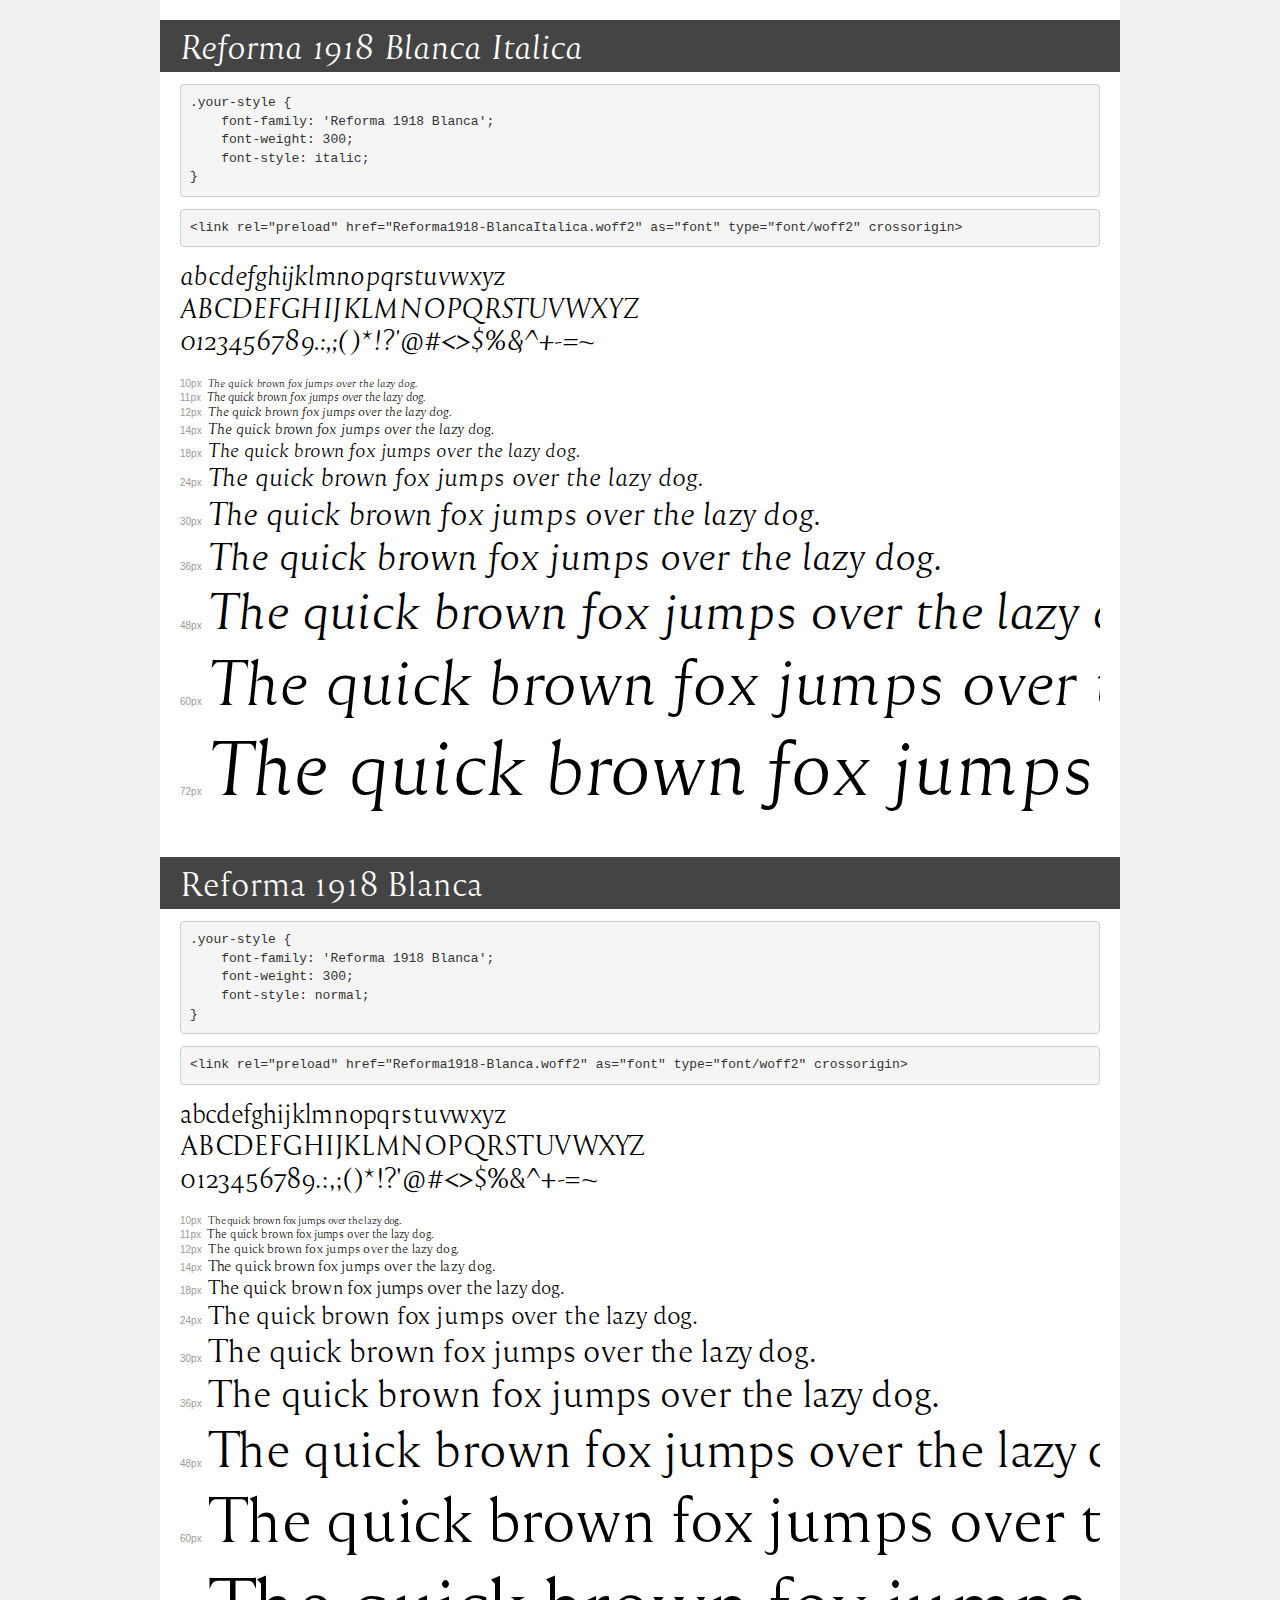
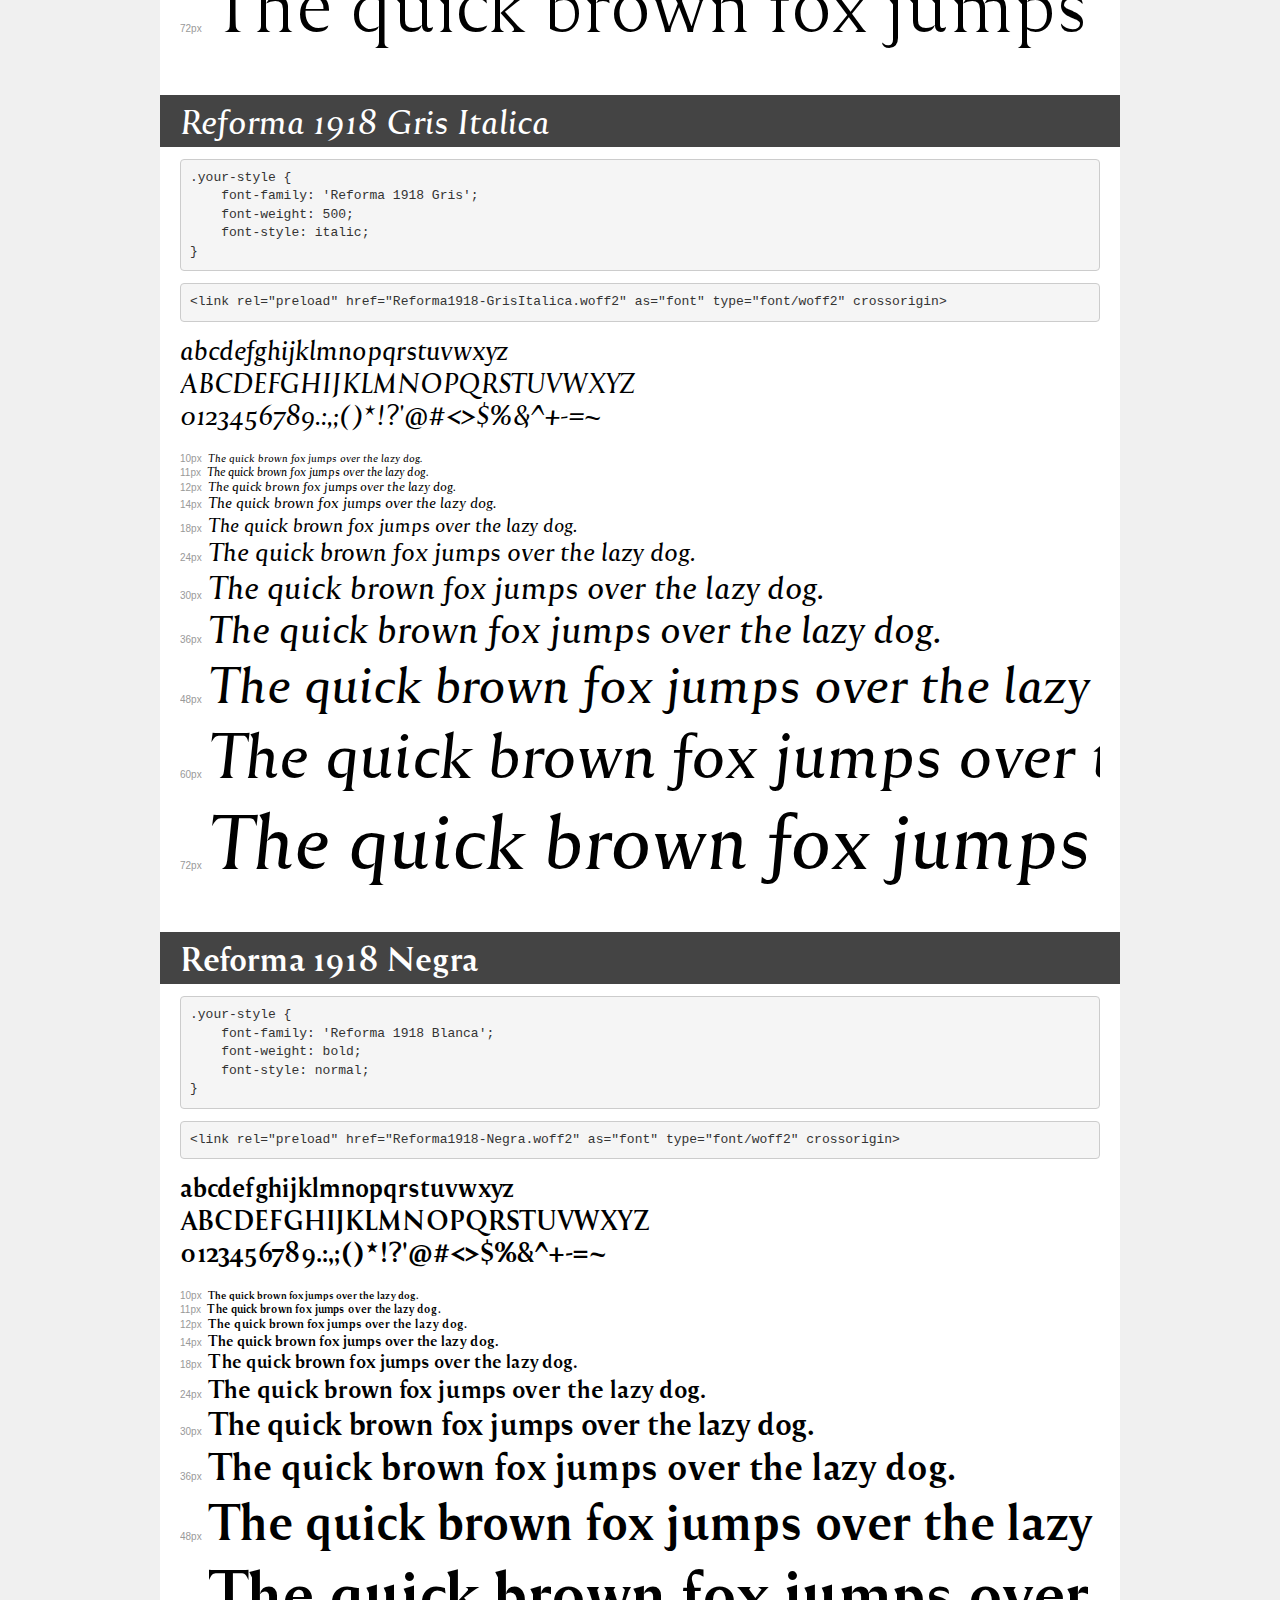
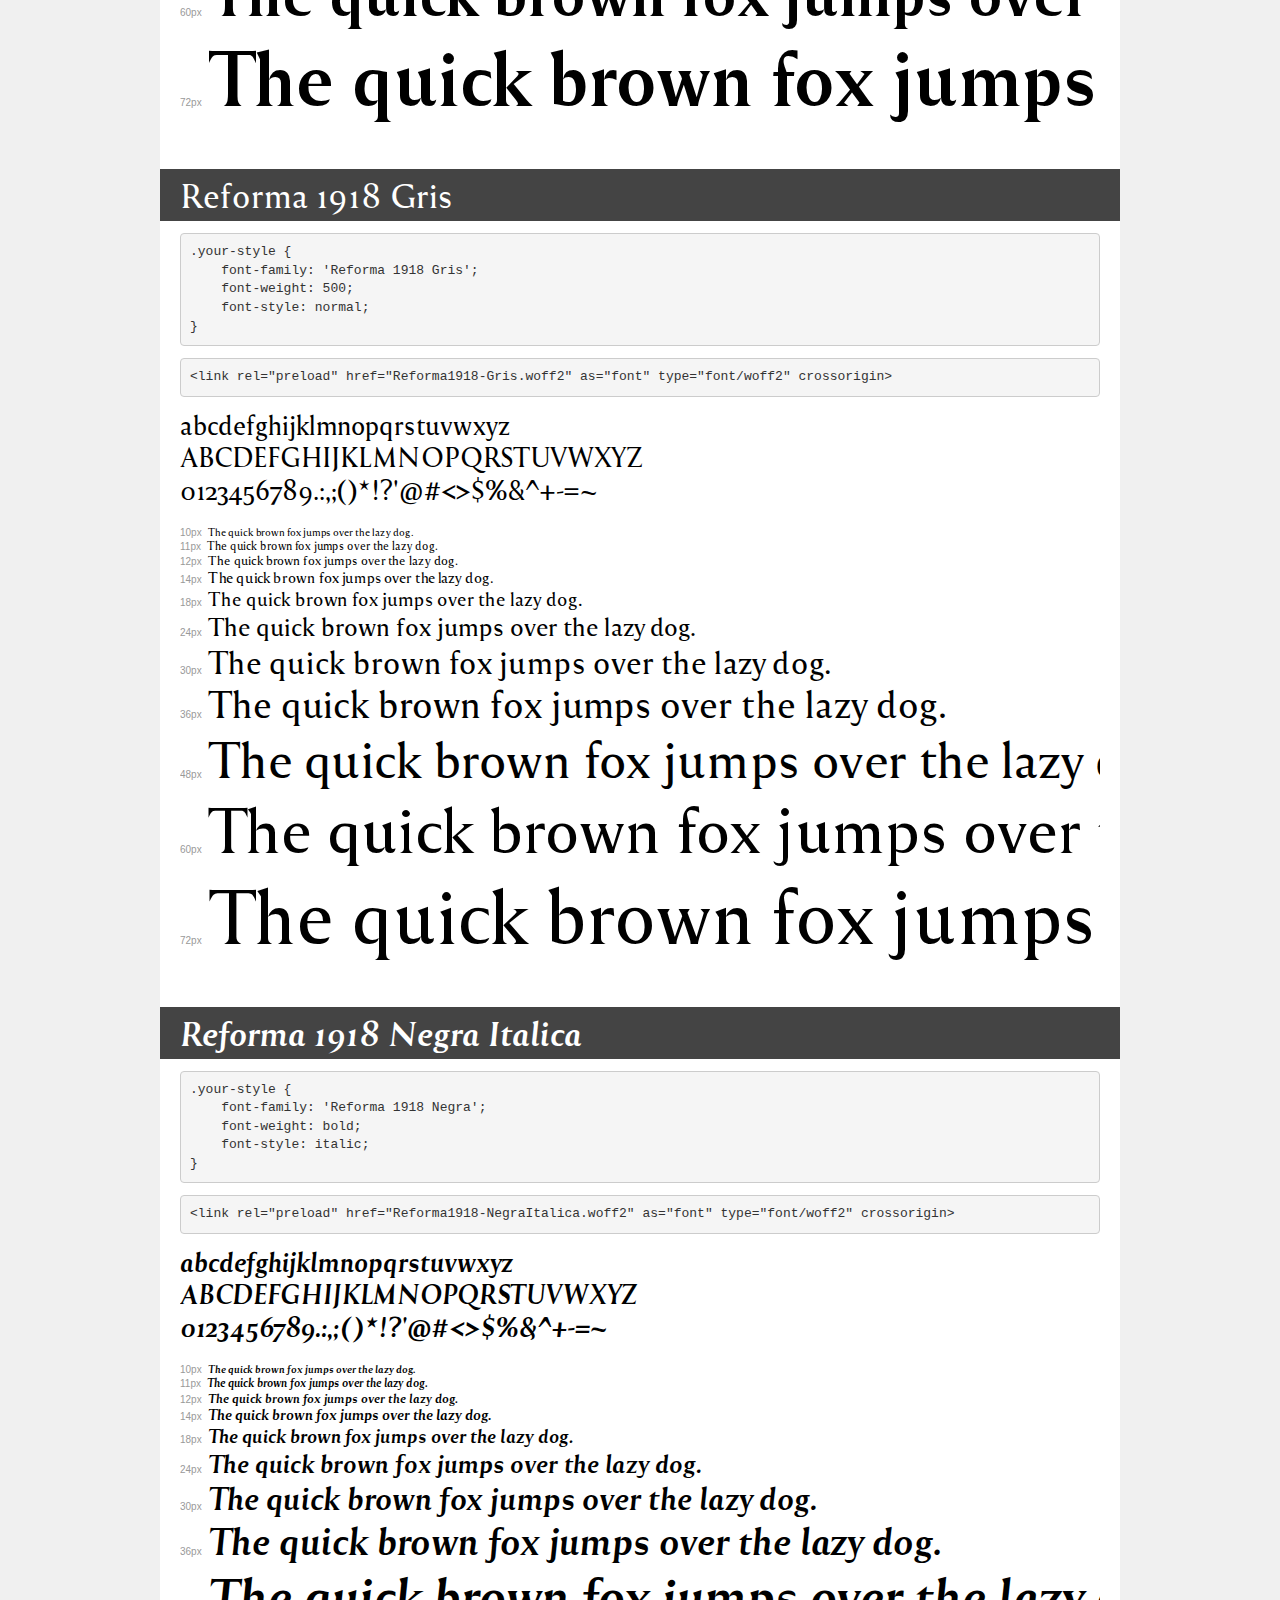
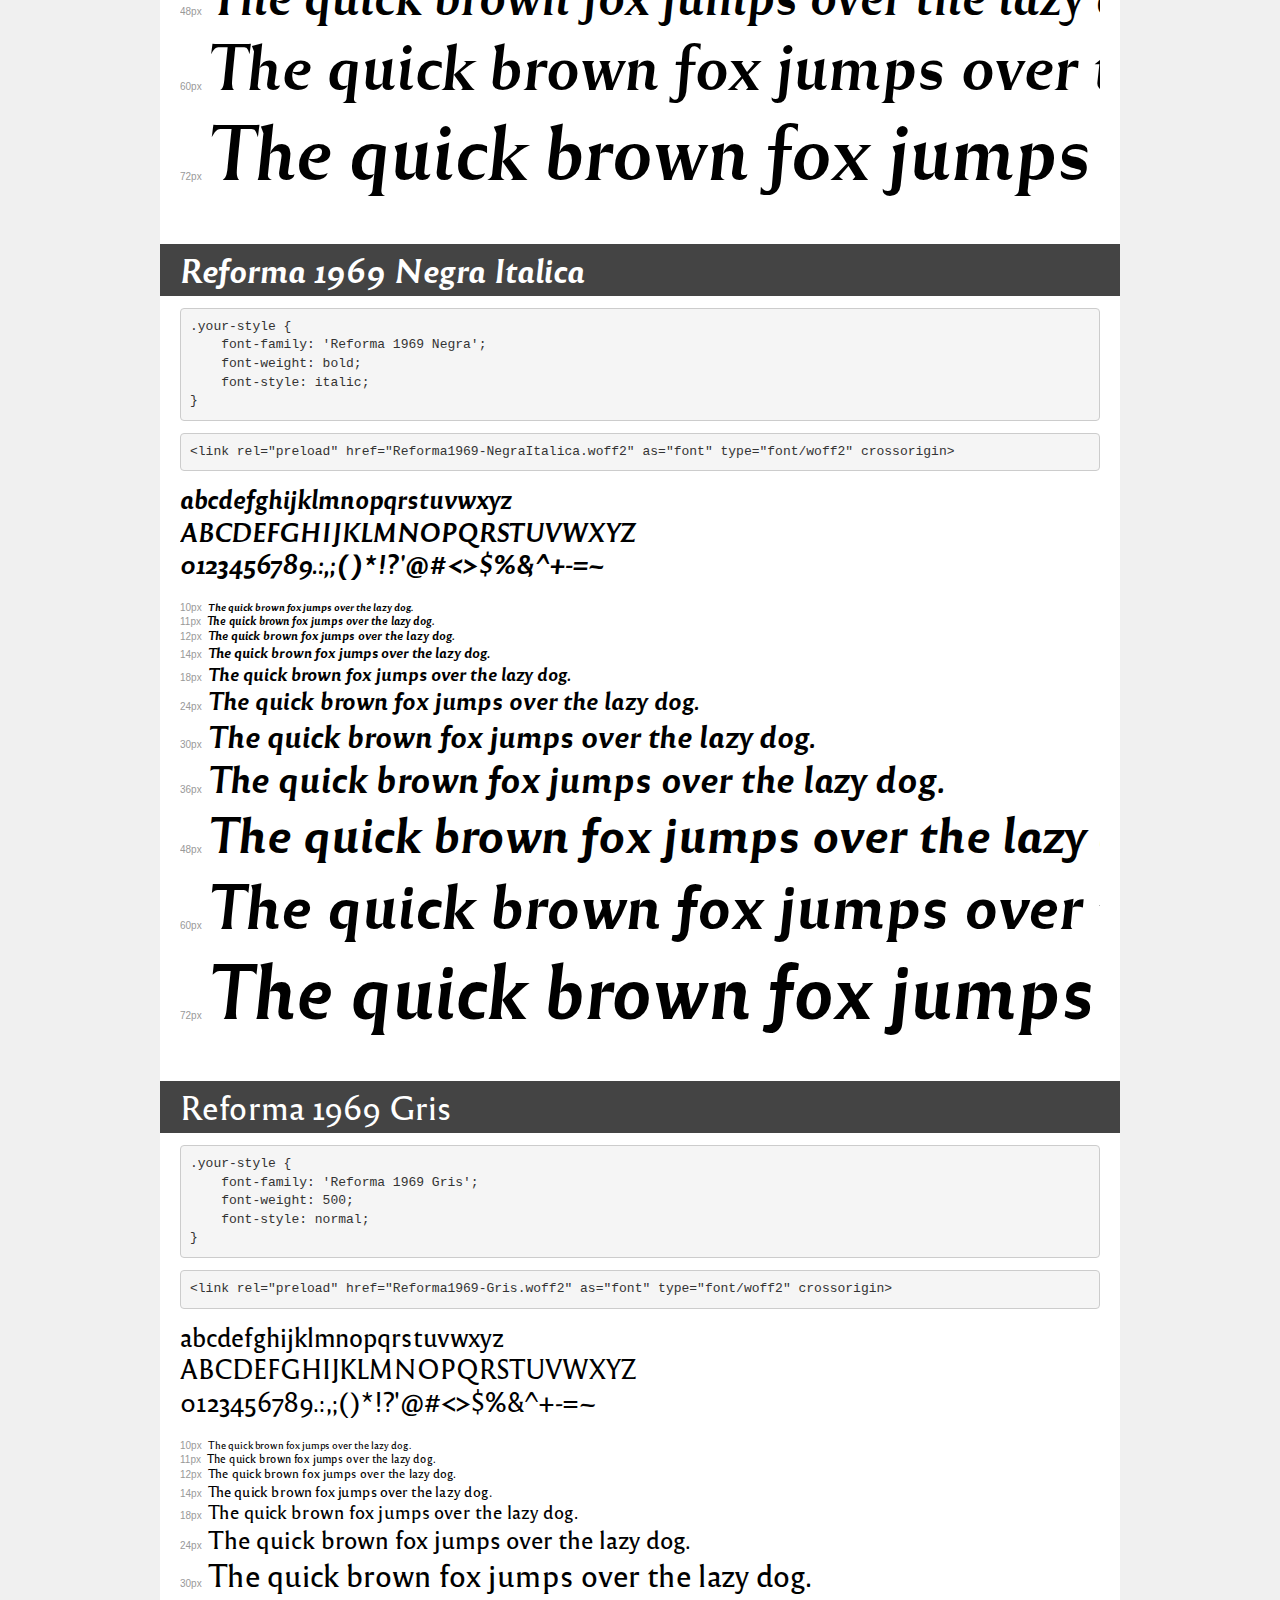
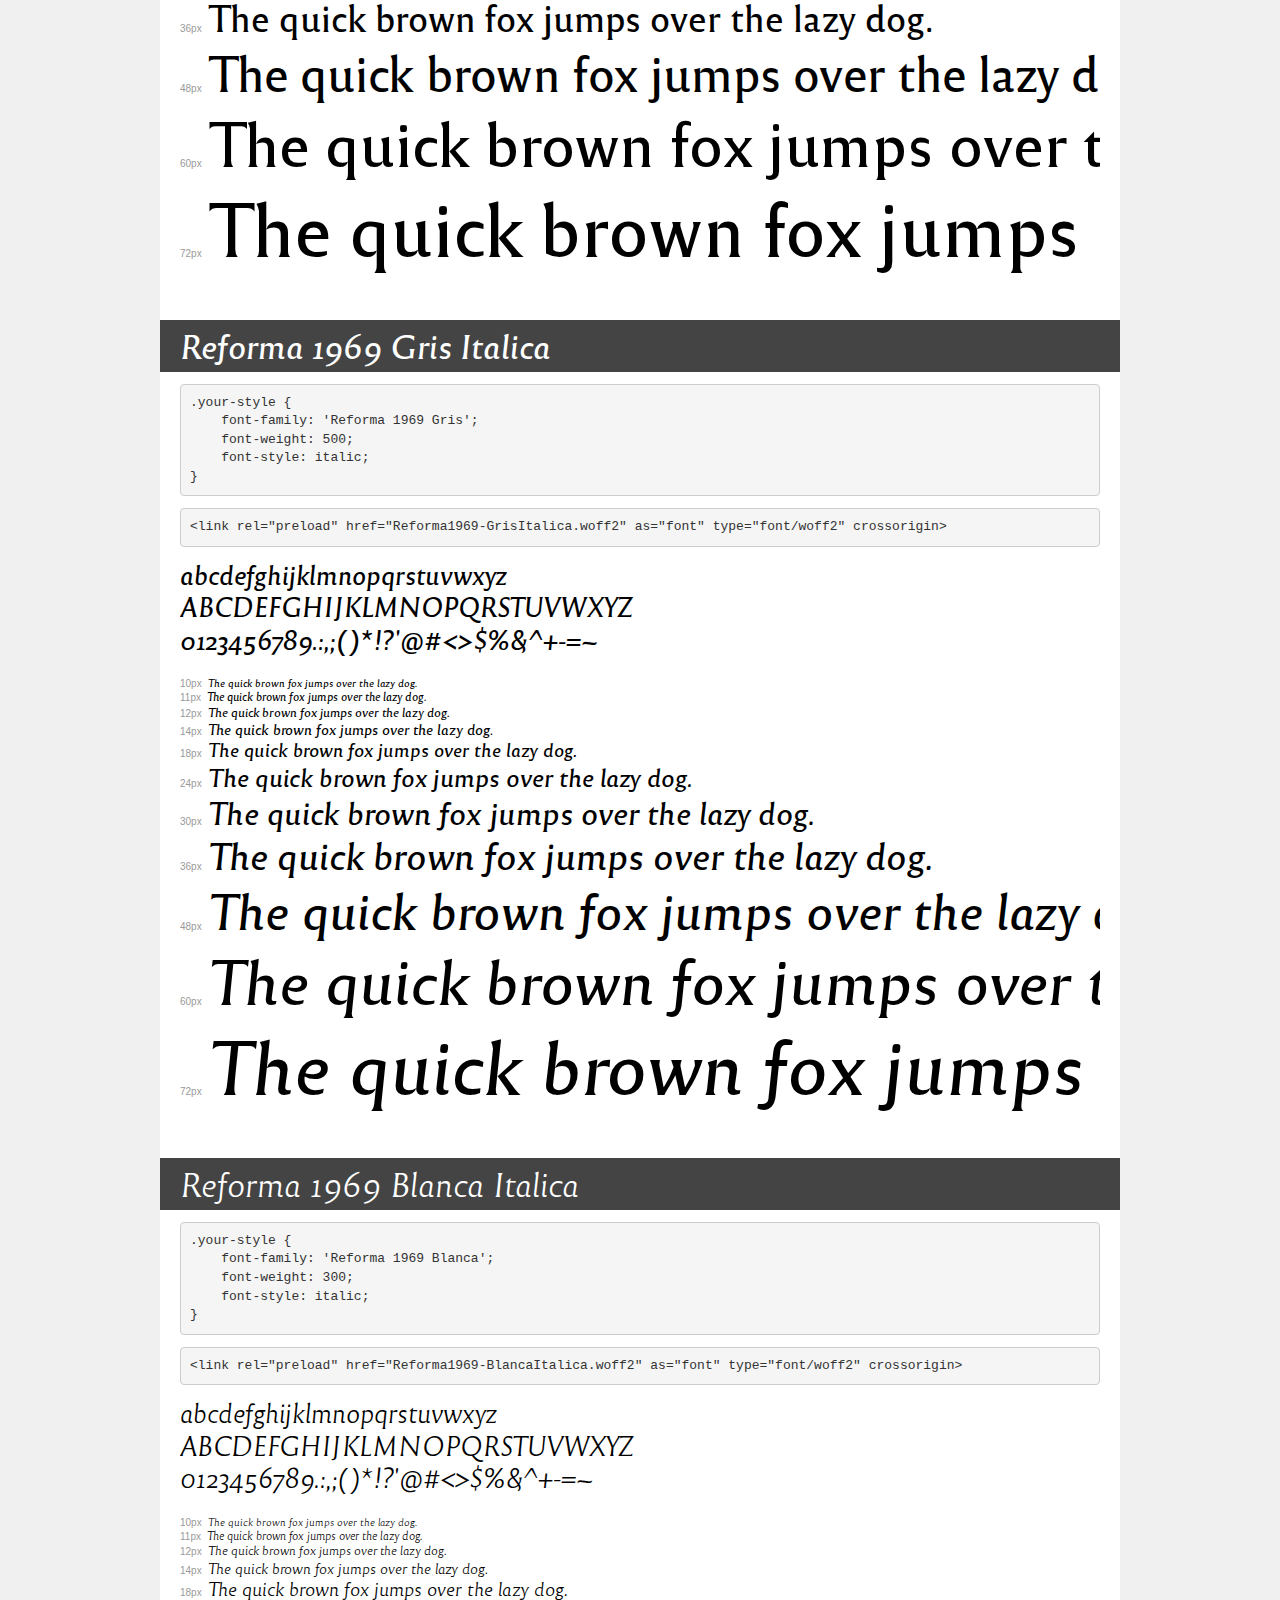
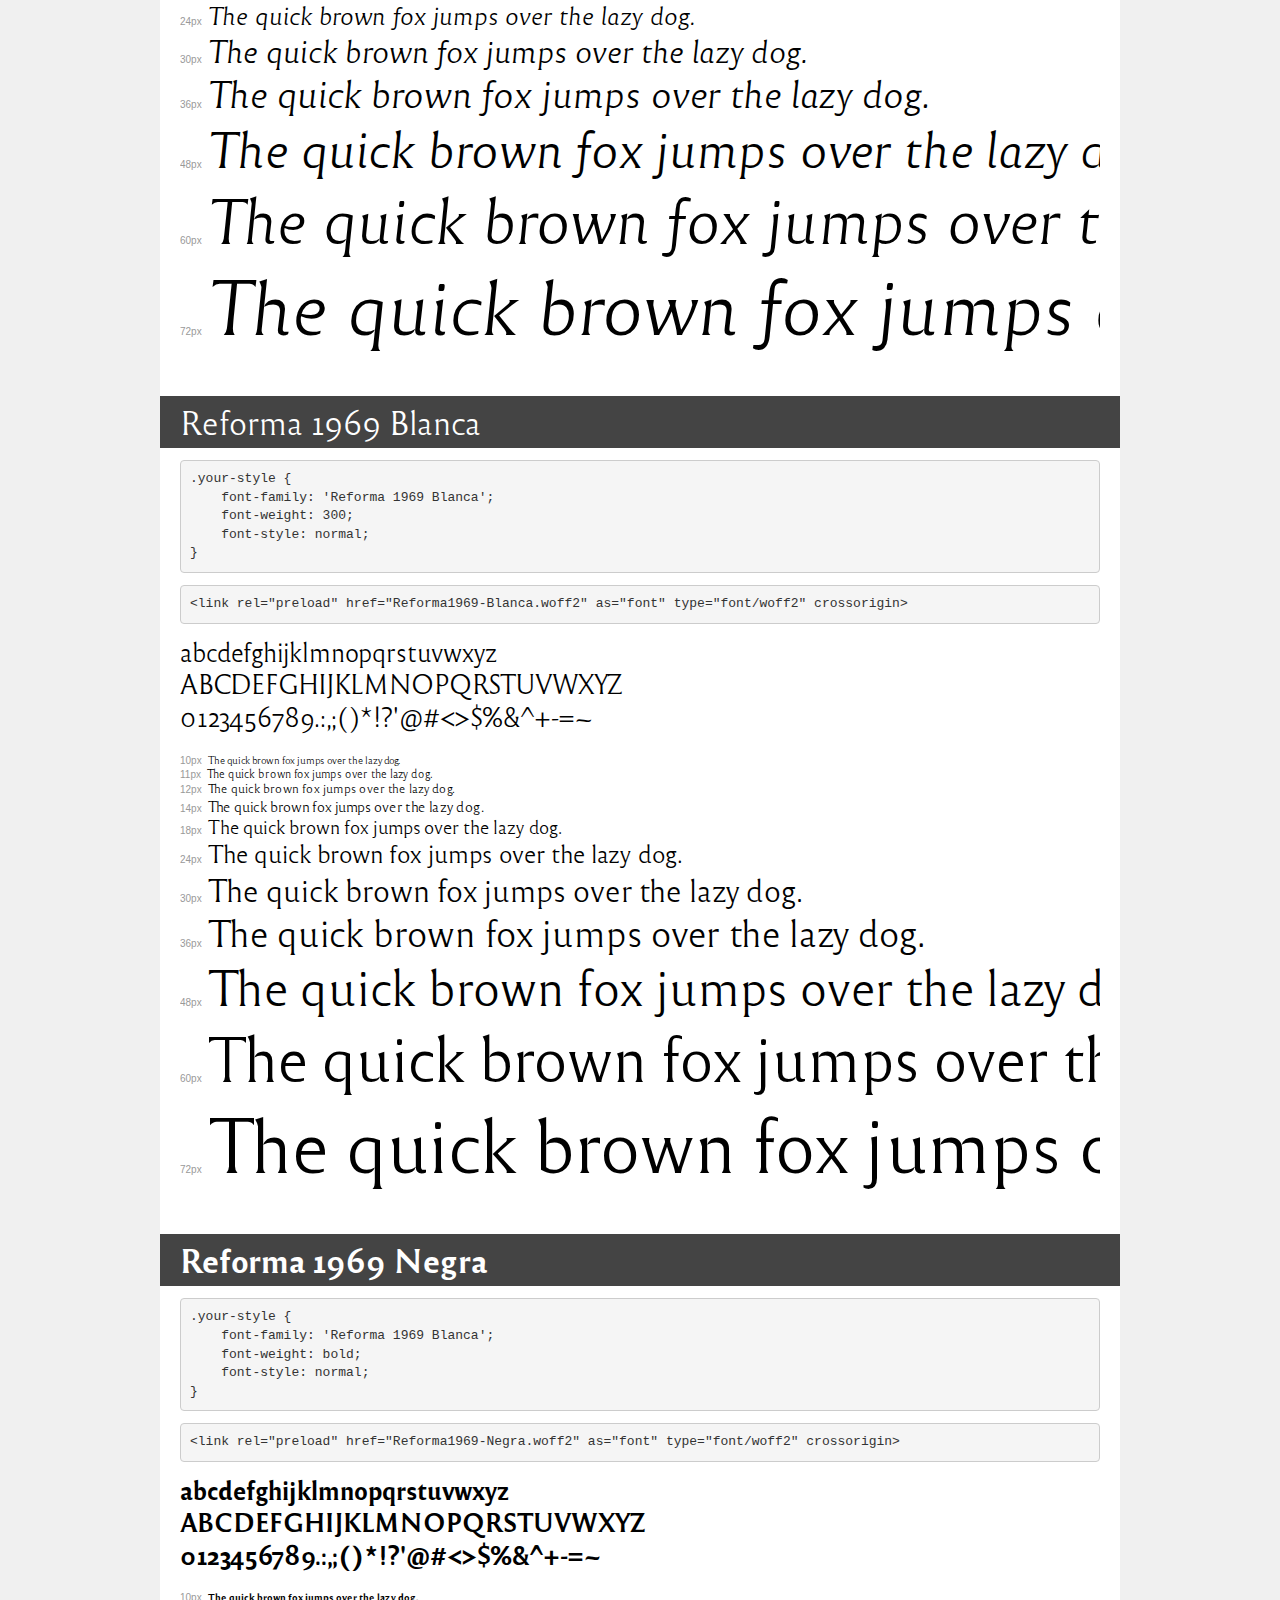
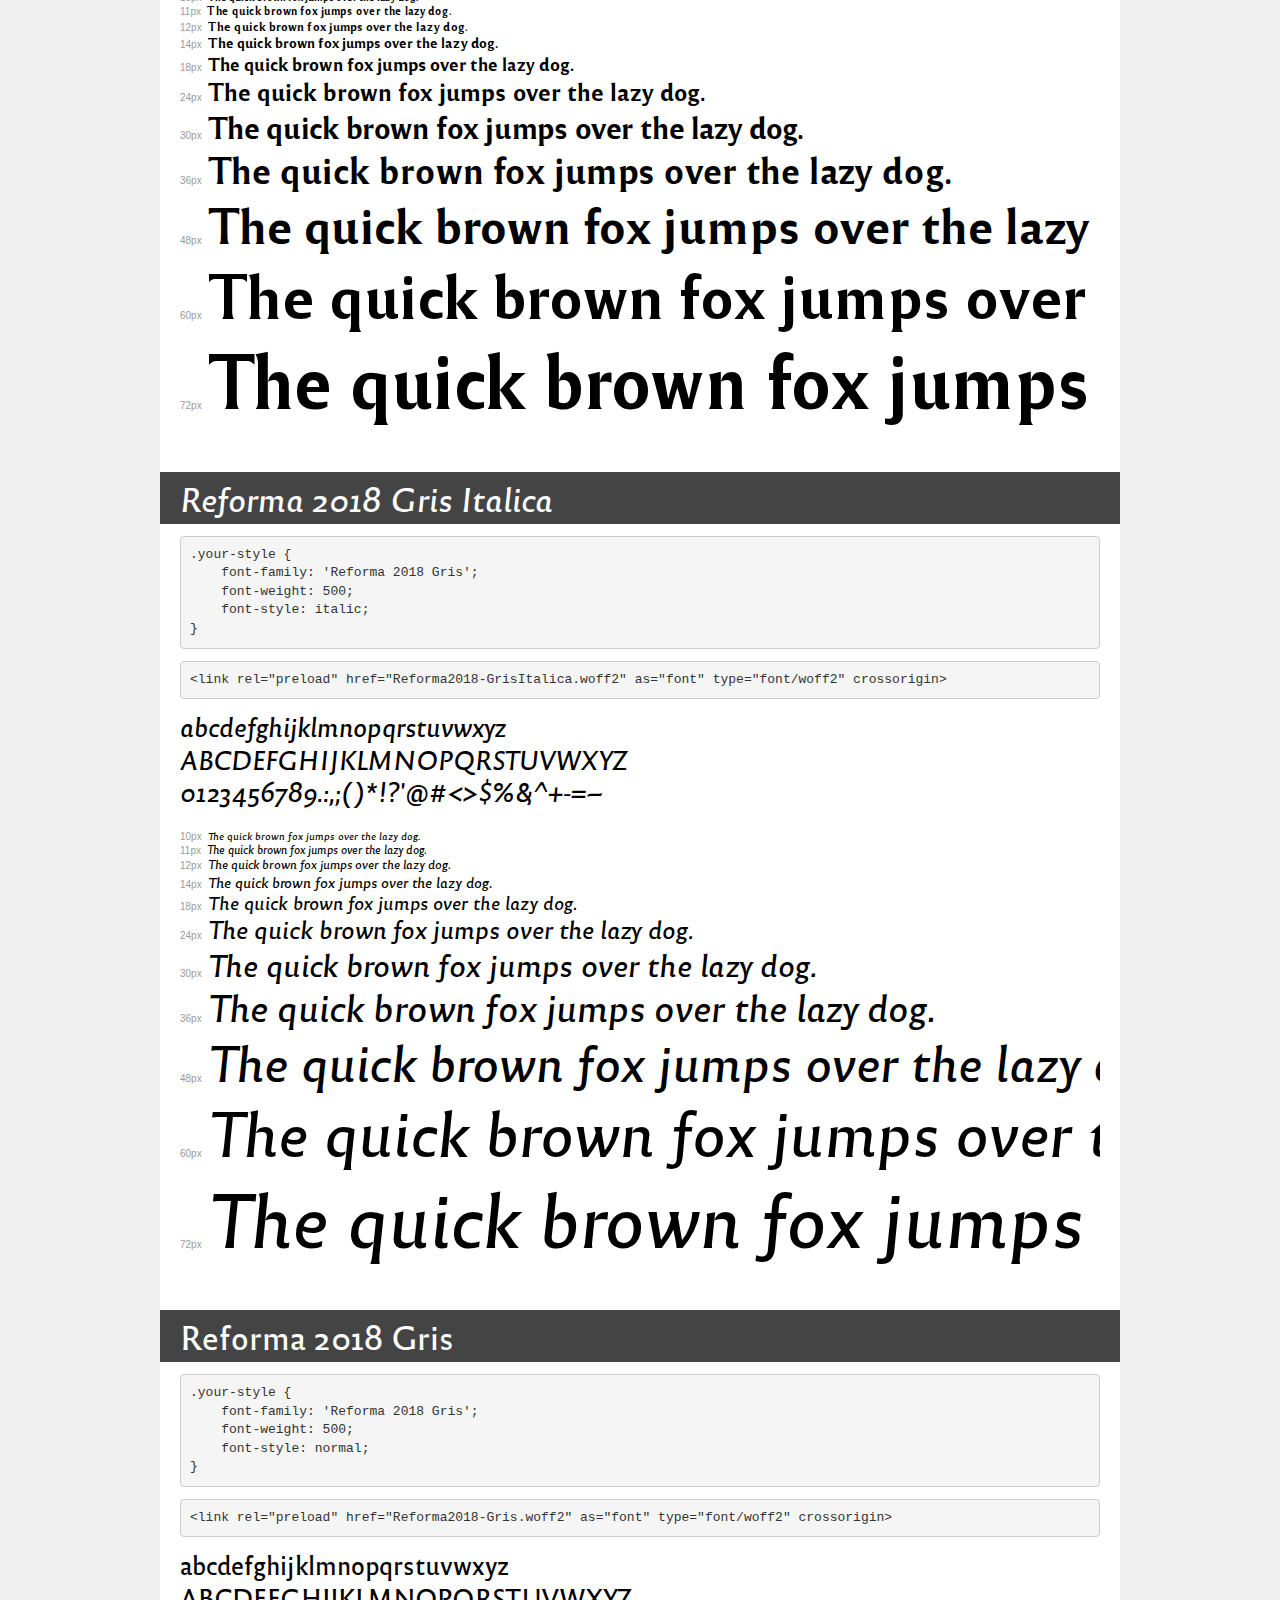
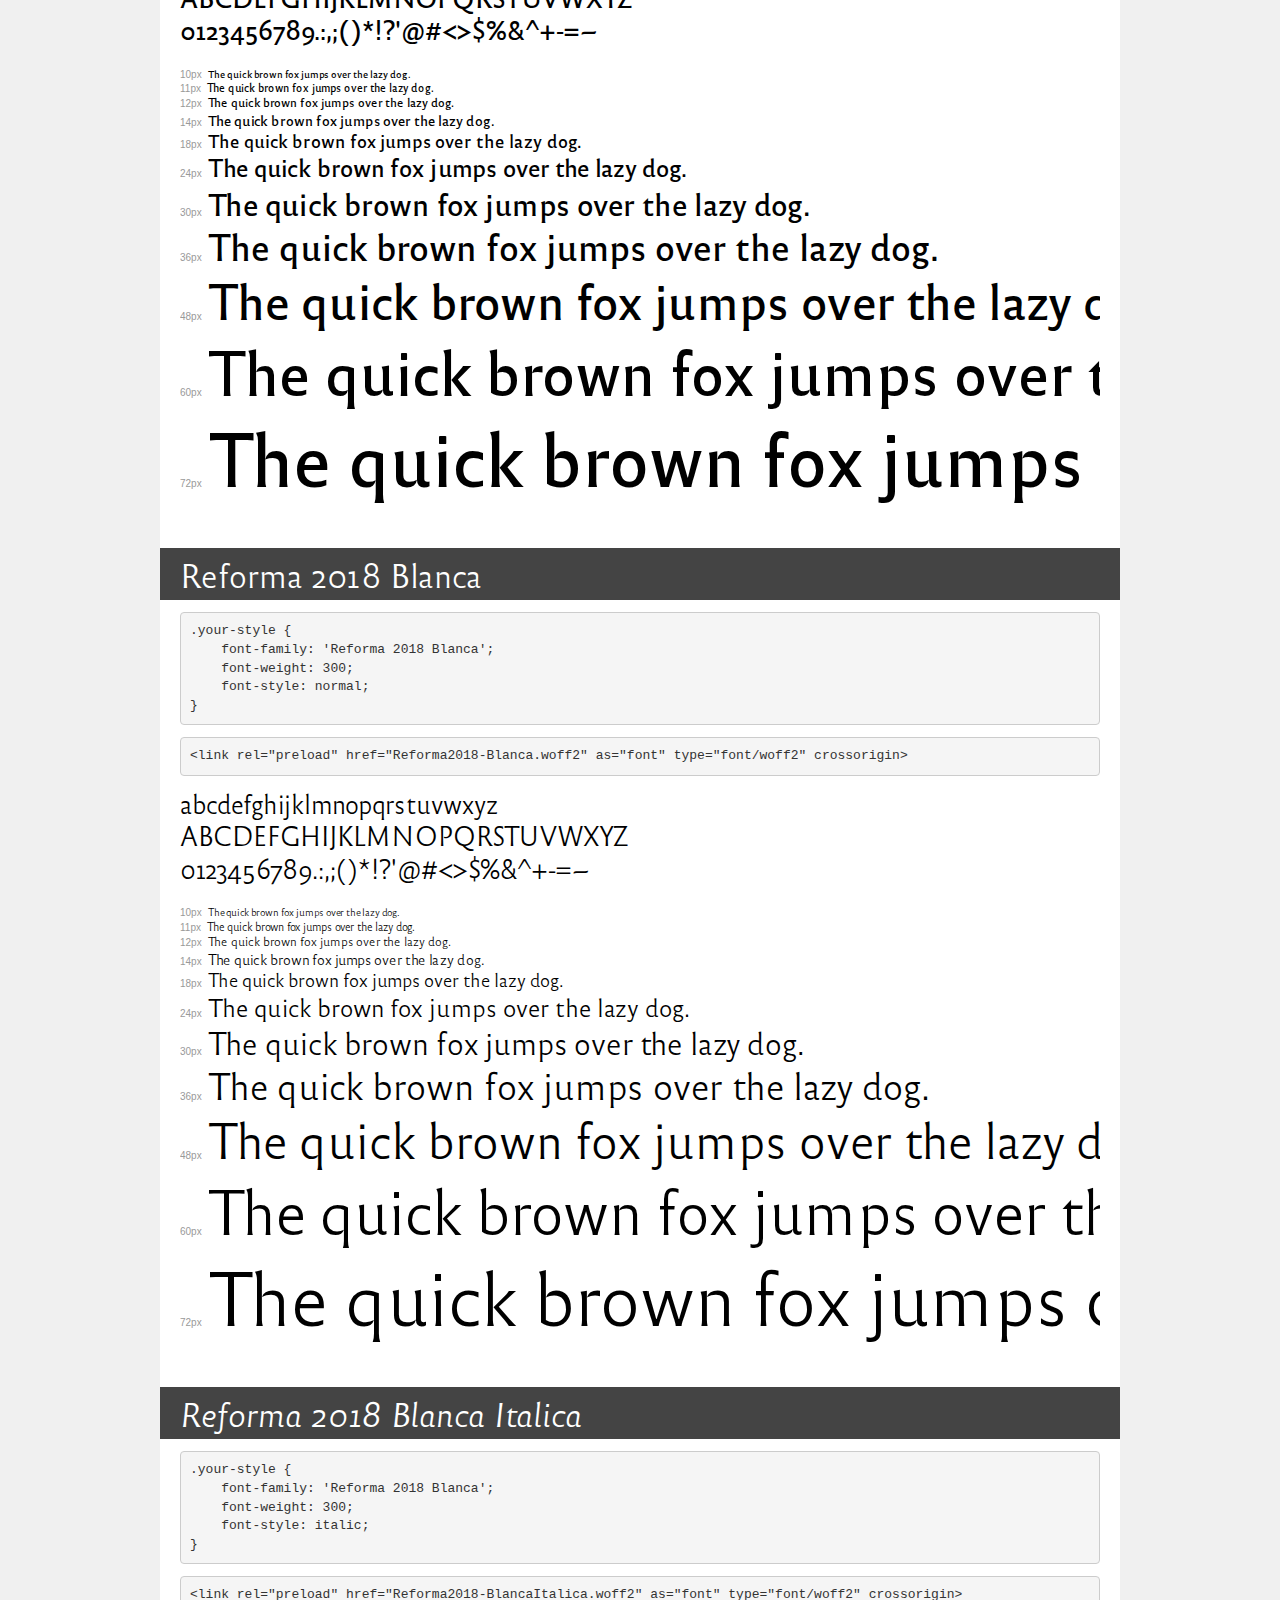
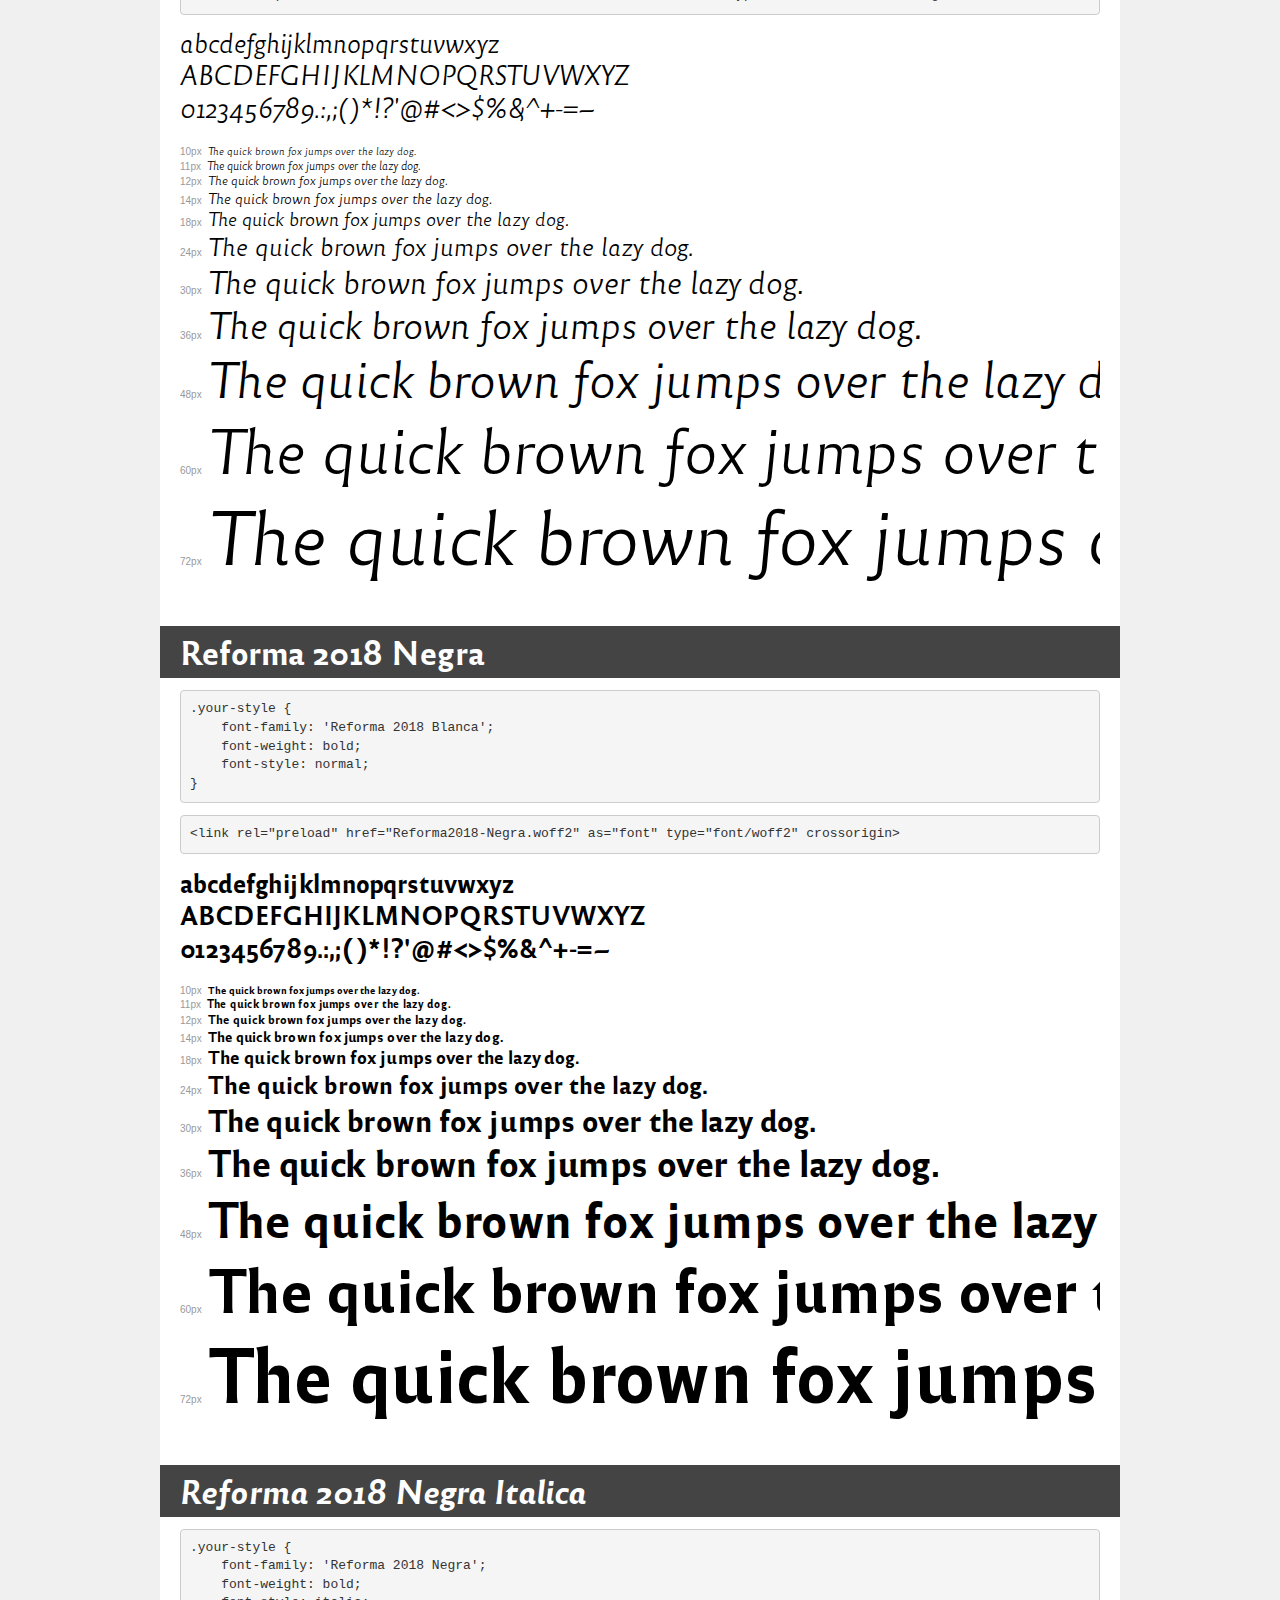
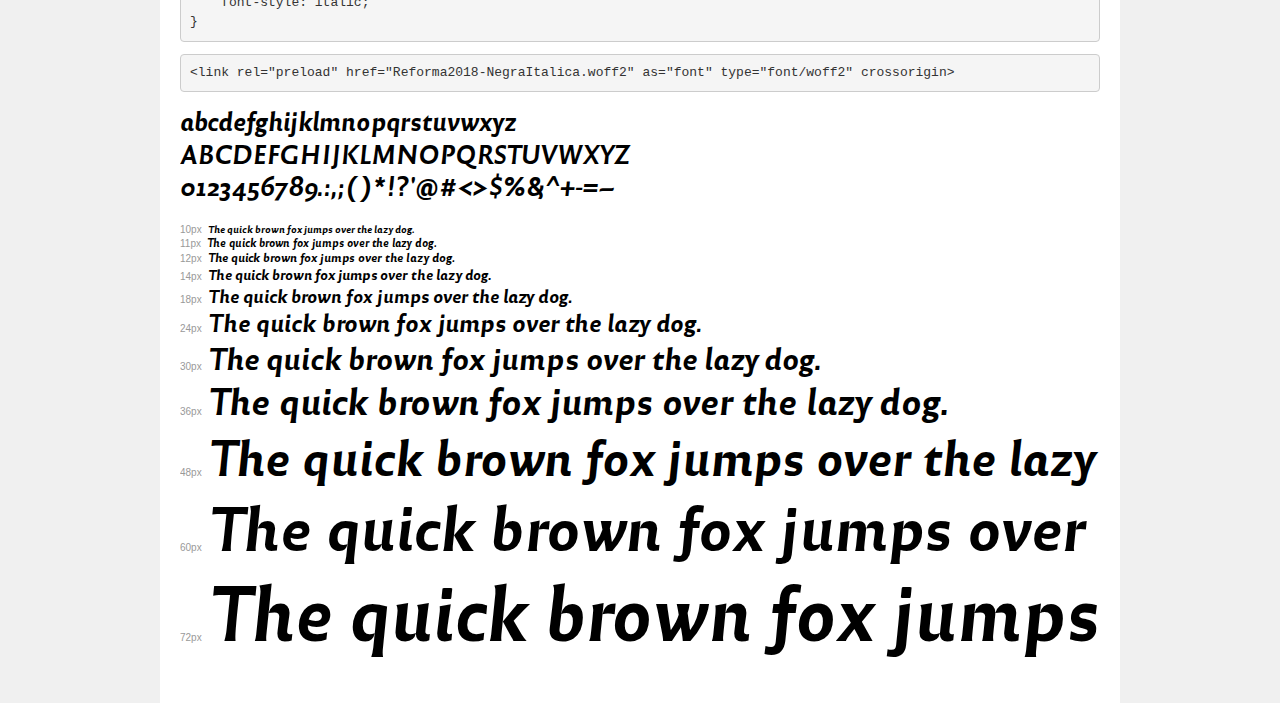
<file: extra/transfonter.org-20230210-040644/demo.html>
<!DOCTYPE html>
<html lang="en">
<head>
    <meta charset="utf-8">
    <meta http-equiv="X-UA-Compatible" content="IE=edge">
    <meta name="viewport" content="width=device-width, initial-scale=1">
    <meta name="robots" content="noindex, noarchive">
    <meta name="format-detection" content="telephone=no">
    <title>Transfonter demo</title>
    <link href="stylesheet.css" rel="stylesheet">
    <style>
        /*
        http://meyerweb.com/eric/tools/css/reset/
        v2.0 | 20110126
        License: none (public domain)
        */
        html, body, div, span, applet, object, iframe,
        h1, h2, h3, h4, h5, h6, p, blockquote, pre,
        a, abbr, acronym, address, big, cite, code,
        del, dfn, em, img, ins, kbd, q, s, samp,
        small, strike, strong, sub, sup, tt, var,
        b, u, i, center,
        dl, dt, dd, ol, ul, li,
        fieldset, form, label, legend,
        table, caption, tbody, tfoot, thead, tr, th, td,
        article, aside, canvas, details, embed,
        figure, figcaption, footer, header, hgroup,
        menu, nav, output, ruby, section, summary,
        time, mark, audio, video {
            margin: 0;
            padding: 0;
            border: 0;
            font-size: 100%;
            font: inherit;
            vertical-align: baseline;
        }
        /* HTML5 display-role reset for older browsers */
        article, aside, details, figcaption, figure,
        footer, header, hgroup, menu, nav, section {
            display: block;
        }
        body {
            line-height: 1;
        }
        ol, ul {
            list-style: none;
        }
        blockquote, q {
            quotes: none;
        }
        blockquote:before, blockquote:after,
        q:before, q:after {
            content: '';
            content: none;
        }
        table {
            border-collapse: collapse;
            border-spacing: 0;
        }
        /* demo styles */
        body {
            background: #f0f0f0;
            color: #000;
        }
        .page {
            background: #fff;
            width: 920px;
            margin: 0 auto;
            padding: 20px 20px 0 20px;
            overflow: hidden;
        }
        .font-container {
            overflow-x: auto;
            overflow-y: hidden;
            margin-bottom: 40px;
            line-height: 1.3;
            white-space: nowrap;
            padding-bottom: 5px;
        }
        h1 {
            position: relative;
            background: #444;
            font-size: 32px;
            color: #fff;
            padding: 10px 20px;
            margin: 0 -20px 12px -20px;
        }
        .letters {
            font-size: 25px;
            margin-bottom: 20px;
        }
        .s10:before {
            content: '10px';
        }
        .s11:before {
            content: '11px';
        }
        .s12:before {
            content: '12px';
        }
        .s14:before {
            content: '14px';
        }
        .s18:before {
            content: '18px';
        }
        .s24:before {
            content: '24px';
        }
        .s30:before {
            content: '30px';
        }
        .s36:before {
            content: '36px';
        }
        .s48:before {
            content: '48px';
        }
        .s60:before {
            content: '60px';
        }
        .s72:before {
            content: '72px';
        }
        .s10:before, .s11:before, .s12:before, .s14:before,
        .s18:before, .s24:before, .s30:before, .s36:before,
        .s48:before, .s60:before, .s72:before {
            font-family: Arial, sans-serif;
            font-size: 10px;
            font-weight: normal;
            font-style: normal;
            color: #999;
            padding-right: 6px;
        }
        pre {
            display: block;
            padding: 9px;
            margin: 0 0 12px;
            font-family: Monaco, Menlo, Consolas, "Courier New", monospace;
            font-size: 13px;
            line-height: 1.428571429;
            color: #333;
            font-weight: normal;
            font-style: normal;
            background-color: #f5f5f5;
            border: 1px solid #ccc;
            overflow-x: auto;
            border-radius: 4px;
        }
        /* responsive */
        @media (max-width: 959px) {
            .page {
                width: auto;
                margin: 0;
            }
        }
    </style>
</head>
<body>
<div class="page">
    <div class="demo">
        <h1 style="font-family: 'Reforma 1918 Blanca'; font-weight: 300; font-style: italic;">Reforma 1918 Blanca Italica</h1>
        <pre title="Usage">.your-style {
    font-family: 'Reforma 1918 Blanca';
    font-weight: 300;
    font-style: italic;
}</pre>
        <pre title="Preload (optional)">
&lt;link rel=&quot;preload&quot; href=&quot;Reforma1918-BlancaItalica.woff2&quot; as=&quot;font&quot; type=&quot;font/woff2&quot; crossorigin&gt;</pre>
        <div class="font-container" style="font-family: 'Reforma 1918 Blanca'; font-weight: 300; font-style: italic;">
            <p class="letters">
                abcdefghijklmnopqrstuvwxyz<br>
ABCDEFGHIJKLMNOPQRSTUVWXYZ<br>
                0123456789.:,;()*!?'@#&lt;&gt;$%&^+-=~
            </p>
            <p class="s10" style="font-size: 10px;">The quick brown fox jumps over the lazy dog.</p>
            <p class="s11" style="font-size: 11px;">The quick brown fox jumps over the lazy dog.</p>
            <p class="s12" style="font-size: 12px;">The quick brown fox jumps over the lazy dog.</p>
            <p class="s14" style="font-size: 14px;">The quick brown fox jumps over the lazy dog.</p>
            <p class="s18" style="font-size: 18px;">The quick brown fox jumps over the lazy dog.</p>
            <p class="s24" style="font-size: 24px;">The quick brown fox jumps over the lazy dog.</p>
            <p class="s30" style="font-size: 30px;">The quick brown fox jumps over the lazy dog.</p>
            <p class="s36" style="font-size: 36px;">The quick brown fox jumps over the lazy dog.</p>
            <p class="s48" style="font-size: 48px;">The quick brown fox jumps over the lazy dog.</p>
            <p class="s60" style="font-size: 60px;">The quick brown fox jumps over the lazy dog.</p>
            <p class="s72" style="font-size: 72px;">The quick brown fox jumps over the lazy dog.</p>
        </div>
    </div>

    <div class="demo">
        <h1 style="font-family: 'Reforma 1918 Blanca'; font-weight: 300; font-style: normal;">Reforma 1918 Blanca</h1>
        <pre title="Usage">.your-style {
    font-family: 'Reforma 1918 Blanca';
    font-weight: 300;
    font-style: normal;
}</pre>
        <pre title="Preload (optional)">
&lt;link rel=&quot;preload&quot; href=&quot;Reforma1918-Blanca.woff2&quot; as=&quot;font&quot; type=&quot;font/woff2&quot; crossorigin&gt;</pre>
        <div class="font-container" style="font-family: 'Reforma 1918 Blanca'; font-weight: 300; font-style: normal;">
            <p class="letters">
                abcdefghijklmnopqrstuvwxyz<br>
ABCDEFGHIJKLMNOPQRSTUVWXYZ<br>
                0123456789.:,;()*!?'@#&lt;&gt;$%&^+-=~
            </p>
            <p class="s10" style="font-size: 10px;">The quick brown fox jumps over the lazy dog.</p>
            <p class="s11" style="font-size: 11px;">The quick brown fox jumps over the lazy dog.</p>
            <p class="s12" style="font-size: 12px;">The quick brown fox jumps over the lazy dog.</p>
            <p class="s14" style="font-size: 14px;">The quick brown fox jumps over the lazy dog.</p>
            <p class="s18" style="font-size: 18px;">The quick brown fox jumps over the lazy dog.</p>
            <p class="s24" style="font-size: 24px;">The quick brown fox jumps over the lazy dog.</p>
            <p class="s30" style="font-size: 30px;">The quick brown fox jumps over the lazy dog.</p>
            <p class="s36" style="font-size: 36px;">The quick brown fox jumps over the lazy dog.</p>
            <p class="s48" style="font-size: 48px;">The quick brown fox jumps over the lazy dog.</p>
            <p class="s60" style="font-size: 60px;">The quick brown fox jumps over the lazy dog.</p>
            <p class="s72" style="font-size: 72px;">The quick brown fox jumps over the lazy dog.</p>
        </div>
    </div>

    <div class="demo">
        <h1 style="font-family: 'Reforma 1918 Gris'; font-weight: 500; font-style: italic;">Reforma 1918 Gris Italica</h1>
        <pre title="Usage">.your-style {
    font-family: 'Reforma 1918 Gris';
    font-weight: 500;
    font-style: italic;
}</pre>
        <pre title="Preload (optional)">
&lt;link rel=&quot;preload&quot; href=&quot;Reforma1918-GrisItalica.woff2&quot; as=&quot;font&quot; type=&quot;font/woff2&quot; crossorigin&gt;</pre>
        <div class="font-container" style="font-family: 'Reforma 1918 Gris'; font-weight: 500; font-style: italic;">
            <p class="letters">
                abcdefghijklmnopqrstuvwxyz<br>
ABCDEFGHIJKLMNOPQRSTUVWXYZ<br>
                0123456789.:,;()*!?'@#&lt;&gt;$%&^+-=~
            </p>
            <p class="s10" style="font-size: 10px;">The quick brown fox jumps over the lazy dog.</p>
            <p class="s11" style="font-size: 11px;">The quick brown fox jumps over the lazy dog.</p>
            <p class="s12" style="font-size: 12px;">The quick brown fox jumps over the lazy dog.</p>
            <p class="s14" style="font-size: 14px;">The quick brown fox jumps over the lazy dog.</p>
            <p class="s18" style="font-size: 18px;">The quick brown fox jumps over the lazy dog.</p>
            <p class="s24" style="font-size: 24px;">The quick brown fox jumps over the lazy dog.</p>
            <p class="s30" style="font-size: 30px;">The quick brown fox jumps over the lazy dog.</p>
            <p class="s36" style="font-size: 36px;">The quick brown fox jumps over the lazy dog.</p>
            <p class="s48" style="font-size: 48px;">The quick brown fox jumps over the lazy dog.</p>
            <p class="s60" style="font-size: 60px;">The quick brown fox jumps over the lazy dog.</p>
            <p class="s72" style="font-size: 72px;">The quick brown fox jumps over the lazy dog.</p>
        </div>
    </div>

    <div class="demo">
        <h1 style="font-family: 'Reforma 1918 Blanca'; font-weight: bold; font-style: normal;">Reforma 1918 Negra</h1>
        <pre title="Usage">.your-style {
    font-family: 'Reforma 1918 Blanca';
    font-weight: bold;
    font-style: normal;
}</pre>
        <pre title="Preload (optional)">
&lt;link rel=&quot;preload&quot; href=&quot;Reforma1918-Negra.woff2&quot; as=&quot;font&quot; type=&quot;font/woff2&quot; crossorigin&gt;</pre>
        <div class="font-container" style="font-family: 'Reforma 1918 Blanca'; font-weight: bold; font-style: normal;">
            <p class="letters">
                abcdefghijklmnopqrstuvwxyz<br>
ABCDEFGHIJKLMNOPQRSTUVWXYZ<br>
                0123456789.:,;()*!?'@#&lt;&gt;$%&^+-=~
            </p>
            <p class="s10" style="font-size: 10px;">The quick brown fox jumps over the lazy dog.</p>
            <p class="s11" style="font-size: 11px;">The quick brown fox jumps over the lazy dog.</p>
            <p class="s12" style="font-size: 12px;">The quick brown fox jumps over the lazy dog.</p>
            <p class="s14" style="font-size: 14px;">The quick brown fox jumps over the lazy dog.</p>
            <p class="s18" style="font-size: 18px;">The quick brown fox jumps over the lazy dog.</p>
            <p class="s24" style="font-size: 24px;">The quick brown fox jumps over the lazy dog.</p>
            <p class="s30" style="font-size: 30px;">The quick brown fox jumps over the lazy dog.</p>
            <p class="s36" style="font-size: 36px;">The quick brown fox jumps over the lazy dog.</p>
            <p class="s48" style="font-size: 48px;">The quick brown fox jumps over the lazy dog.</p>
            <p class="s60" style="font-size: 60px;">The quick brown fox jumps over the lazy dog.</p>
            <p class="s72" style="font-size: 72px;">The quick brown fox jumps over the lazy dog.</p>
        </div>
    </div>

    <div class="demo">
        <h1 style="font-family: 'Reforma 1918 Gris'; font-weight: 500; font-style: normal;">Reforma 1918 Gris</h1>
        <pre title="Usage">.your-style {
    font-family: 'Reforma 1918 Gris';
    font-weight: 500;
    font-style: normal;
}</pre>
        <pre title="Preload (optional)">
&lt;link rel=&quot;preload&quot; href=&quot;Reforma1918-Gris.woff2&quot; as=&quot;font&quot; type=&quot;font/woff2&quot; crossorigin&gt;</pre>
        <div class="font-container" style="font-family: 'Reforma 1918 Gris'; font-weight: 500; font-style: normal;">
            <p class="letters">
                abcdefghijklmnopqrstuvwxyz<br>
ABCDEFGHIJKLMNOPQRSTUVWXYZ<br>
                0123456789.:,;()*!?'@#&lt;&gt;$%&^+-=~
            </p>
            <p class="s10" style="font-size: 10px;">The quick brown fox jumps over the lazy dog.</p>
            <p class="s11" style="font-size: 11px;">The quick brown fox jumps over the lazy dog.</p>
            <p class="s12" style="font-size: 12px;">The quick brown fox jumps over the lazy dog.</p>
            <p class="s14" style="font-size: 14px;">The quick brown fox jumps over the lazy dog.</p>
            <p class="s18" style="font-size: 18px;">The quick brown fox jumps over the lazy dog.</p>
            <p class="s24" style="font-size: 24px;">The quick brown fox jumps over the lazy dog.</p>
            <p class="s30" style="font-size: 30px;">The quick brown fox jumps over the lazy dog.</p>
            <p class="s36" style="font-size: 36px;">The quick brown fox jumps over the lazy dog.</p>
            <p class="s48" style="font-size: 48px;">The quick brown fox jumps over the lazy dog.</p>
            <p class="s60" style="font-size: 60px;">The quick brown fox jumps over the lazy dog.</p>
            <p class="s72" style="font-size: 72px;">The quick brown fox jumps over the lazy dog.</p>
        </div>
    </div>

    <div class="demo">
        <h1 style="font-family: 'Reforma 1918 Negra'; font-weight: bold; font-style: italic;">Reforma 1918 Negra Italica</h1>
        <pre title="Usage">.your-style {
    font-family: 'Reforma 1918 Negra';
    font-weight: bold;
    font-style: italic;
}</pre>
        <pre title="Preload (optional)">
&lt;link rel=&quot;preload&quot; href=&quot;Reforma1918-NegraItalica.woff2&quot; as=&quot;font&quot; type=&quot;font/woff2&quot; crossorigin&gt;</pre>
        <div class="font-container" style="font-family: 'Reforma 1918 Negra'; font-weight: bold; font-style: italic;">
            <p class="letters">
                abcdefghijklmnopqrstuvwxyz<br>
ABCDEFGHIJKLMNOPQRSTUVWXYZ<br>
                0123456789.:,;()*!?'@#&lt;&gt;$%&^+-=~
            </p>
            <p class="s10" style="font-size: 10px;">The quick brown fox jumps over the lazy dog.</p>
            <p class="s11" style="font-size: 11px;">The quick brown fox jumps over the lazy dog.</p>
            <p class="s12" style="font-size: 12px;">The quick brown fox jumps over the lazy dog.</p>
            <p class="s14" style="font-size: 14px;">The quick brown fox jumps over the lazy dog.</p>
            <p class="s18" style="font-size: 18px;">The quick brown fox jumps over the lazy dog.</p>
            <p class="s24" style="font-size: 24px;">The quick brown fox jumps over the lazy dog.</p>
            <p class="s30" style="font-size: 30px;">The quick brown fox jumps over the lazy dog.</p>
            <p class="s36" style="font-size: 36px;">The quick brown fox jumps over the lazy dog.</p>
            <p class="s48" style="font-size: 48px;">The quick brown fox jumps over the lazy dog.</p>
            <p class="s60" style="font-size: 60px;">The quick brown fox jumps over the lazy dog.</p>
            <p class="s72" style="font-size: 72px;">The quick brown fox jumps over the lazy dog.</p>
        </div>
    </div>

    <div class="demo">
        <h1 style="font-family: 'Reforma 1969 Negra'; font-weight: bold; font-style: italic;">Reforma 1969 Negra Italica</h1>
        <pre title="Usage">.your-style {
    font-family: 'Reforma 1969 Negra';
    font-weight: bold;
    font-style: italic;
}</pre>
        <pre title="Preload (optional)">
&lt;link rel=&quot;preload&quot; href=&quot;Reforma1969-NegraItalica.woff2&quot; as=&quot;font&quot; type=&quot;font/woff2&quot; crossorigin&gt;</pre>
        <div class="font-container" style="font-family: 'Reforma 1969 Negra'; font-weight: bold; font-style: italic;">
            <p class="letters">
                abcdefghijklmnopqrstuvwxyz<br>
ABCDEFGHIJKLMNOPQRSTUVWXYZ<br>
                0123456789.:,;()*!?'@#&lt;&gt;$%&^+-=~
            </p>
            <p class="s10" style="font-size: 10px;">The quick brown fox jumps over the lazy dog.</p>
            <p class="s11" style="font-size: 11px;">The quick brown fox jumps over the lazy dog.</p>
            <p class="s12" style="font-size: 12px;">The quick brown fox jumps over the lazy dog.</p>
            <p class="s14" style="font-size: 14px;">The quick brown fox jumps over the lazy dog.</p>
            <p class="s18" style="font-size: 18px;">The quick brown fox jumps over the lazy dog.</p>
            <p class="s24" style="font-size: 24px;">The quick brown fox jumps over the lazy dog.</p>
            <p class="s30" style="font-size: 30px;">The quick brown fox jumps over the lazy dog.</p>
            <p class="s36" style="font-size: 36px;">The quick brown fox jumps over the lazy dog.</p>
            <p class="s48" style="font-size: 48px;">The quick brown fox jumps over the lazy dog.</p>
            <p class="s60" style="font-size: 60px;">The quick brown fox jumps over the lazy dog.</p>
            <p class="s72" style="font-size: 72px;">The quick brown fox jumps over the lazy dog.</p>
        </div>
    </div>

    <div class="demo">
        <h1 style="font-family: 'Reforma 1969 Gris'; font-weight: 500; font-style: normal;">Reforma 1969 Gris</h1>
        <pre title="Usage">.your-style {
    font-family: 'Reforma 1969 Gris';
    font-weight: 500;
    font-style: normal;
}</pre>
        <pre title="Preload (optional)">
&lt;link rel=&quot;preload&quot; href=&quot;Reforma1969-Gris.woff2&quot; as=&quot;font&quot; type=&quot;font/woff2&quot; crossorigin&gt;</pre>
        <div class="font-container" style="font-family: 'Reforma 1969 Gris'; font-weight: 500; font-style: normal;">
            <p class="letters">
                abcdefghijklmnopqrstuvwxyz<br>
ABCDEFGHIJKLMNOPQRSTUVWXYZ<br>
                0123456789.:,;()*!?'@#&lt;&gt;$%&^+-=~
            </p>
            <p class="s10" style="font-size: 10px;">The quick brown fox jumps over the lazy dog.</p>
            <p class="s11" style="font-size: 11px;">The quick brown fox jumps over the lazy dog.</p>
            <p class="s12" style="font-size: 12px;">The quick brown fox jumps over the lazy dog.</p>
            <p class="s14" style="font-size: 14px;">The quick brown fox jumps over the lazy dog.</p>
            <p class="s18" style="font-size: 18px;">The quick brown fox jumps over the lazy dog.</p>
            <p class="s24" style="font-size: 24px;">The quick brown fox jumps over the lazy dog.</p>
            <p class="s30" style="font-size: 30px;">The quick brown fox jumps over the lazy dog.</p>
            <p class="s36" style="font-size: 36px;">The quick brown fox jumps over the lazy dog.</p>
            <p class="s48" style="font-size: 48px;">The quick brown fox jumps over the lazy dog.</p>
            <p class="s60" style="font-size: 60px;">The quick brown fox jumps over the lazy dog.</p>
            <p class="s72" style="font-size: 72px;">The quick brown fox jumps over the lazy dog.</p>
        </div>
    </div>

    <div class="demo">
        <h1 style="font-family: 'Reforma 1969 Gris'; font-weight: 500; font-style: italic;">Reforma 1969 Gris Italica</h1>
        <pre title="Usage">.your-style {
    font-family: 'Reforma 1969 Gris';
    font-weight: 500;
    font-style: italic;
}</pre>
        <pre title="Preload (optional)">
&lt;link rel=&quot;preload&quot; href=&quot;Reforma1969-GrisItalica.woff2&quot; as=&quot;font&quot; type=&quot;font/woff2&quot; crossorigin&gt;</pre>
        <div class="font-container" style="font-family: 'Reforma 1969 Gris'; font-weight: 500; font-style: italic;">
            <p class="letters">
                abcdefghijklmnopqrstuvwxyz<br>
ABCDEFGHIJKLMNOPQRSTUVWXYZ<br>
                0123456789.:,;()*!?'@#&lt;&gt;$%&^+-=~
            </p>
            <p class="s10" style="font-size: 10px;">The quick brown fox jumps over the lazy dog.</p>
            <p class="s11" style="font-size: 11px;">The quick brown fox jumps over the lazy dog.</p>
            <p class="s12" style="font-size: 12px;">The quick brown fox jumps over the lazy dog.</p>
            <p class="s14" style="font-size: 14px;">The quick brown fox jumps over the lazy dog.</p>
            <p class="s18" style="font-size: 18px;">The quick brown fox jumps over the lazy dog.</p>
            <p class="s24" style="font-size: 24px;">The quick brown fox jumps over the lazy dog.</p>
            <p class="s30" style="font-size: 30px;">The quick brown fox jumps over the lazy dog.</p>
            <p class="s36" style="font-size: 36px;">The quick brown fox jumps over the lazy dog.</p>
            <p class="s48" style="font-size: 48px;">The quick brown fox jumps over the lazy dog.</p>
            <p class="s60" style="font-size: 60px;">The quick brown fox jumps over the lazy dog.</p>
            <p class="s72" style="font-size: 72px;">The quick brown fox jumps over the lazy dog.</p>
        </div>
    </div>

    <div class="demo">
        <h1 style="font-family: 'Reforma 1969 Blanca'; font-weight: 300; font-style: italic;">Reforma 1969 Blanca Italica</h1>
        <pre title="Usage">.your-style {
    font-family: 'Reforma 1969 Blanca';
    font-weight: 300;
    font-style: italic;
}</pre>
        <pre title="Preload (optional)">
&lt;link rel=&quot;preload&quot; href=&quot;Reforma1969-BlancaItalica.woff2&quot; as=&quot;font&quot; type=&quot;font/woff2&quot; crossorigin&gt;</pre>
        <div class="font-container" style="font-family: 'Reforma 1969 Blanca'; font-weight: 300; font-style: italic;">
            <p class="letters">
                abcdefghijklmnopqrstuvwxyz<br>
ABCDEFGHIJKLMNOPQRSTUVWXYZ<br>
                0123456789.:,;()*!?'@#&lt;&gt;$%&^+-=~
            </p>
            <p class="s10" style="font-size: 10px;">The quick brown fox jumps over the lazy dog.</p>
            <p class="s11" style="font-size: 11px;">The quick brown fox jumps over the lazy dog.</p>
            <p class="s12" style="font-size: 12px;">The quick brown fox jumps over the lazy dog.</p>
            <p class="s14" style="font-size: 14px;">The quick brown fox jumps over the lazy dog.</p>
            <p class="s18" style="font-size: 18px;">The quick brown fox jumps over the lazy dog.</p>
            <p class="s24" style="font-size: 24px;">The quick brown fox jumps over the lazy dog.</p>
            <p class="s30" style="font-size: 30px;">The quick brown fox jumps over the lazy dog.</p>
            <p class="s36" style="font-size: 36px;">The quick brown fox jumps over the lazy dog.</p>
            <p class="s48" style="font-size: 48px;">The quick brown fox jumps over the lazy dog.</p>
            <p class="s60" style="font-size: 60px;">The quick brown fox jumps over the lazy dog.</p>
            <p class="s72" style="font-size: 72px;">The quick brown fox jumps over the lazy dog.</p>
        </div>
    </div>

    <div class="demo">
        <h1 style="font-family: 'Reforma 1969 Blanca'; font-weight: 300; font-style: normal;">Reforma 1969 Blanca</h1>
        <pre title="Usage">.your-style {
    font-family: 'Reforma 1969 Blanca';
    font-weight: 300;
    font-style: normal;
}</pre>
        <pre title="Preload (optional)">
&lt;link rel=&quot;preload&quot; href=&quot;Reforma1969-Blanca.woff2&quot; as=&quot;font&quot; type=&quot;font/woff2&quot; crossorigin&gt;</pre>
        <div class="font-container" style="font-family: 'Reforma 1969 Blanca'; font-weight: 300; font-style: normal;">
            <p class="letters">
                abcdefghijklmnopqrstuvwxyz<br>
ABCDEFGHIJKLMNOPQRSTUVWXYZ<br>
                0123456789.:,;()*!?'@#&lt;&gt;$%&^+-=~
            </p>
            <p class="s10" style="font-size: 10px;">The quick brown fox jumps over the lazy dog.</p>
            <p class="s11" style="font-size: 11px;">The quick brown fox jumps over the lazy dog.</p>
            <p class="s12" style="font-size: 12px;">The quick brown fox jumps over the lazy dog.</p>
            <p class="s14" style="font-size: 14px;">The quick brown fox jumps over the lazy dog.</p>
            <p class="s18" style="font-size: 18px;">The quick brown fox jumps over the lazy dog.</p>
            <p class="s24" style="font-size: 24px;">The quick brown fox jumps over the lazy dog.</p>
            <p class="s30" style="font-size: 30px;">The quick brown fox jumps over the lazy dog.</p>
            <p class="s36" style="font-size: 36px;">The quick brown fox jumps over the lazy dog.</p>
            <p class="s48" style="font-size: 48px;">The quick brown fox jumps over the lazy dog.</p>
            <p class="s60" style="font-size: 60px;">The quick brown fox jumps over the lazy dog.</p>
            <p class="s72" style="font-size: 72px;">The quick brown fox jumps over the lazy dog.</p>
        </div>
    </div>

    <div class="demo">
        <h1 style="font-family: 'Reforma 1969 Blanca'; font-weight: bold; font-style: normal;">Reforma 1969 Negra</h1>
        <pre title="Usage">.your-style {
    font-family: 'Reforma 1969 Blanca';
    font-weight: bold;
    font-style: normal;
}</pre>
        <pre title="Preload (optional)">
&lt;link rel=&quot;preload&quot; href=&quot;Reforma1969-Negra.woff2&quot; as=&quot;font&quot; type=&quot;font/woff2&quot; crossorigin&gt;</pre>
        <div class="font-container" style="font-family: 'Reforma 1969 Blanca'; font-weight: bold; font-style: normal;">
            <p class="letters">
                abcdefghijklmnopqrstuvwxyz<br>
ABCDEFGHIJKLMNOPQRSTUVWXYZ<br>
                0123456789.:,;()*!?'@#&lt;&gt;$%&^+-=~
            </p>
            <p class="s10" style="font-size: 10px;">The quick brown fox jumps over the lazy dog.</p>
            <p class="s11" style="font-size: 11px;">The quick brown fox jumps over the lazy dog.</p>
            <p class="s12" style="font-size: 12px;">The quick brown fox jumps over the lazy dog.</p>
            <p class="s14" style="font-size: 14px;">The quick brown fox jumps over the lazy dog.</p>
            <p class="s18" style="font-size: 18px;">The quick brown fox jumps over the lazy dog.</p>
            <p class="s24" style="font-size: 24px;">The quick brown fox jumps over the lazy dog.</p>
            <p class="s30" style="font-size: 30px;">The quick brown fox jumps over the lazy dog.</p>
            <p class="s36" style="font-size: 36px;">The quick brown fox jumps over the lazy dog.</p>
            <p class="s48" style="font-size: 48px;">The quick brown fox jumps over the lazy dog.</p>
            <p class="s60" style="font-size: 60px;">The quick brown fox jumps over the lazy dog.</p>
            <p class="s72" style="font-size: 72px;">The quick brown fox jumps over the lazy dog.</p>
        </div>
    </div>

    <div class="demo">
        <h1 style="font-family: 'Reforma 2018 Gris'; font-weight: 500; font-style: italic;">Reforma 2018 Gris Italica</h1>
        <pre title="Usage">.your-style {
    font-family: 'Reforma 2018 Gris';
    font-weight: 500;
    font-style: italic;
}</pre>
        <pre title="Preload (optional)">
&lt;link rel=&quot;preload&quot; href=&quot;Reforma2018-GrisItalica.woff2&quot; as=&quot;font&quot; type=&quot;font/woff2&quot; crossorigin&gt;</pre>
        <div class="font-container" style="font-family: 'Reforma 2018 Gris'; font-weight: 500; font-style: italic;">
            <p class="letters">
                abcdefghijklmnopqrstuvwxyz<br>
ABCDEFGHIJKLMNOPQRSTUVWXYZ<br>
                0123456789.:,;()*!?'@#&lt;&gt;$%&^+-=~
            </p>
            <p class="s10" style="font-size: 10px;">The quick brown fox jumps over the lazy dog.</p>
            <p class="s11" style="font-size: 11px;">The quick brown fox jumps over the lazy dog.</p>
            <p class="s12" style="font-size: 12px;">The quick brown fox jumps over the lazy dog.</p>
            <p class="s14" style="font-size: 14px;">The quick brown fox jumps over the lazy dog.</p>
            <p class="s18" style="font-size: 18px;">The quick brown fox jumps over the lazy dog.</p>
            <p class="s24" style="font-size: 24px;">The quick brown fox jumps over the lazy dog.</p>
            <p class="s30" style="font-size: 30px;">The quick brown fox jumps over the lazy dog.</p>
            <p class="s36" style="font-size: 36px;">The quick brown fox jumps over the lazy dog.</p>
            <p class="s48" style="font-size: 48px;">The quick brown fox jumps over the lazy dog.</p>
            <p class="s60" style="font-size: 60px;">The quick brown fox jumps over the lazy dog.</p>
            <p class="s72" style="font-size: 72px;">The quick brown fox jumps over the lazy dog.</p>
        </div>
    </div>

    <div class="demo">
        <h1 style="font-family: 'Reforma 2018 Gris'; font-weight: 500; font-style: normal;">Reforma 2018 Gris</h1>
        <pre title="Usage">.your-style {
    font-family: 'Reforma 2018 Gris';
    font-weight: 500;
    font-style: normal;
}</pre>
        <pre title="Preload (optional)">
&lt;link rel=&quot;preload&quot; href=&quot;Reforma2018-Gris.woff2&quot; as=&quot;font&quot; type=&quot;font/woff2&quot; crossorigin&gt;</pre>
        <div class="font-container" style="font-family: 'Reforma 2018 Gris'; font-weight: 500; font-style: normal;">
            <p class="letters">
                abcdefghijklmnopqrstuvwxyz<br>
ABCDEFGHIJKLMNOPQRSTUVWXYZ<br>
                0123456789.:,;()*!?'@#&lt;&gt;$%&^+-=~
            </p>
            <p class="s10" style="font-size: 10px;">The quick brown fox jumps over the lazy dog.</p>
            <p class="s11" style="font-size: 11px;">The quick brown fox jumps over the lazy dog.</p>
            <p class="s12" style="font-size: 12px;">The quick brown fox jumps over the lazy dog.</p>
            <p class="s14" style="font-size: 14px;">The quick brown fox jumps over the lazy dog.</p>
            <p class="s18" style="font-size: 18px;">The quick brown fox jumps over the lazy dog.</p>
            <p class="s24" style="font-size: 24px;">The quick brown fox jumps over the lazy dog.</p>
            <p class="s30" style="font-size: 30px;">The quick brown fox jumps over the lazy dog.</p>
            <p class="s36" style="font-size: 36px;">The quick brown fox jumps over the lazy dog.</p>
            <p class="s48" style="font-size: 48px;">The quick brown fox jumps over the lazy dog.</p>
            <p class="s60" style="font-size: 60px;">The quick brown fox jumps over the lazy dog.</p>
            <p class="s72" style="font-size: 72px;">The quick brown fox jumps over the lazy dog.</p>
        </div>
    </div>

    <div class="demo">
        <h1 style="font-family: 'Reforma 2018 Blanca'; font-weight: 300; font-style: normal;">Reforma 2018 Blanca</h1>
        <pre title="Usage">.your-style {
    font-family: 'Reforma 2018 Blanca';
    font-weight: 300;
    font-style: normal;
}</pre>
        <pre title="Preload (optional)">
&lt;link rel=&quot;preload&quot; href=&quot;Reforma2018-Blanca.woff2&quot; as=&quot;font&quot; type=&quot;font/woff2&quot; crossorigin&gt;</pre>
        <div class="font-container" style="font-family: 'Reforma 2018 Blanca'; font-weight: 300; font-style: normal;">
            <p class="letters">
                abcdefghijklmnopqrstuvwxyz<br>
ABCDEFGHIJKLMNOPQRSTUVWXYZ<br>
                0123456789.:,;()*!?'@#&lt;&gt;$%&^+-=~
            </p>
            <p class="s10" style="font-size: 10px;">The quick brown fox jumps over the lazy dog.</p>
            <p class="s11" style="font-size: 11px;">The quick brown fox jumps over the lazy dog.</p>
            <p class="s12" style="font-size: 12px;">The quick brown fox jumps over the lazy dog.</p>
            <p class="s14" style="font-size: 14px;">The quick brown fox jumps over the lazy dog.</p>
            <p class="s18" style="font-size: 18px;">The quick brown fox jumps over the lazy dog.</p>
            <p class="s24" style="font-size: 24px;">The quick brown fox jumps over the lazy dog.</p>
            <p class="s30" style="font-size: 30px;">The quick brown fox jumps over the lazy dog.</p>
            <p class="s36" style="font-size: 36px;">The quick brown fox jumps over the lazy dog.</p>
            <p class="s48" style="font-size: 48px;">The quick brown fox jumps over the lazy dog.</p>
            <p class="s60" style="font-size: 60px;">The quick brown fox jumps over the lazy dog.</p>
            <p class="s72" style="font-size: 72px;">The quick brown fox jumps over the lazy dog.</p>
        </div>
    </div>

    <div class="demo">
        <h1 style="font-family: 'Reforma 2018 Blanca'; font-weight: 300; font-style: italic;">Reforma 2018 Blanca Italica</h1>
        <pre title="Usage">.your-style {
    font-family: 'Reforma 2018 Blanca';
    font-weight: 300;
    font-style: italic;
}</pre>
        <pre title="Preload (optional)">
&lt;link rel=&quot;preload&quot; href=&quot;Reforma2018-BlancaItalica.woff2&quot; as=&quot;font&quot; type=&quot;font/woff2&quot; crossorigin&gt;</pre>
        <div class="font-container" style="font-family: 'Reforma 2018 Blanca'; font-weight: 300; font-style: italic;">
            <p class="letters">
                abcdefghijklmnopqrstuvwxyz<br>
ABCDEFGHIJKLMNOPQRSTUVWXYZ<br>
                0123456789.:,;()*!?'@#&lt;&gt;$%&^+-=~
            </p>
            <p class="s10" style="font-size: 10px;">The quick brown fox jumps over the lazy dog.</p>
            <p class="s11" style="font-size: 11px;">The quick brown fox jumps over the lazy dog.</p>
            <p class="s12" style="font-size: 12px;">The quick brown fox jumps over the lazy dog.</p>
            <p class="s14" style="font-size: 14px;">The quick brown fox jumps over the lazy dog.</p>
            <p class="s18" style="font-size: 18px;">The quick brown fox jumps over the lazy dog.</p>
            <p class="s24" style="font-size: 24px;">The quick brown fox jumps over the lazy dog.</p>
            <p class="s30" style="font-size: 30px;">The quick brown fox jumps over the lazy dog.</p>
            <p class="s36" style="font-size: 36px;">The quick brown fox jumps over the lazy dog.</p>
            <p class="s48" style="font-size: 48px;">The quick brown fox jumps over the lazy dog.</p>
            <p class="s60" style="font-size: 60px;">The quick brown fox jumps over the lazy dog.</p>
            <p class="s72" style="font-size: 72px;">The quick brown fox jumps over the lazy dog.</p>
        </div>
    </div>

    <div class="demo">
        <h1 style="font-family: 'Reforma 2018 Blanca'; font-weight: bold; font-style: normal;">Reforma 2018 Negra</h1>
        <pre title="Usage">.your-style {
    font-family: 'Reforma 2018 Blanca';
    font-weight: bold;
    font-style: normal;
}</pre>
        <pre title="Preload (optional)">
&lt;link rel=&quot;preload&quot; href=&quot;Reforma2018-Negra.woff2&quot; as=&quot;font&quot; type=&quot;font/woff2&quot; crossorigin&gt;</pre>
        <div class="font-container" style="font-family: 'Reforma 2018 Blanca'; font-weight: bold; font-style: normal;">
            <p class="letters">
                abcdefghijklmnopqrstuvwxyz<br>
ABCDEFGHIJKLMNOPQRSTUVWXYZ<br>
                0123456789.:,;()*!?'@#&lt;&gt;$%&^+-=~
            </p>
            <p class="s10" style="font-size: 10px;">The quick brown fox jumps over the lazy dog.</p>
            <p class="s11" style="font-size: 11px;">The quick brown fox jumps over the lazy dog.</p>
            <p class="s12" style="font-size: 12px;">The quick brown fox jumps over the lazy dog.</p>
            <p class="s14" style="font-size: 14px;">The quick brown fox jumps over the lazy dog.</p>
            <p class="s18" style="font-size: 18px;">The quick brown fox jumps over the lazy dog.</p>
            <p class="s24" style="font-size: 24px;">The quick brown fox jumps over the lazy dog.</p>
            <p class="s30" style="font-size: 30px;">The quick brown fox jumps over the lazy dog.</p>
            <p class="s36" style="font-size: 36px;">The quick brown fox jumps over the lazy dog.</p>
            <p class="s48" style="font-size: 48px;">The quick brown fox jumps over the lazy dog.</p>
            <p class="s60" style="font-size: 60px;">The quick brown fox jumps over the lazy dog.</p>
            <p class="s72" style="font-size: 72px;">The quick brown fox jumps over the lazy dog.</p>
        </div>
    </div>

    <div class="demo">
        <h1 style="font-family: 'Reforma 2018 Negra'; font-weight: bold; font-style: italic;">Reforma 2018 Negra Italica</h1>
        <pre title="Usage">.your-style {
    font-family: 'Reforma 2018 Negra';
    font-weight: bold;
    font-style: italic;
}</pre>
        <pre title="Preload (optional)">
&lt;link rel=&quot;preload&quot; href=&quot;Reforma2018-NegraItalica.woff2&quot; as=&quot;font&quot; type=&quot;font/woff2&quot; crossorigin&gt;</pre>
        <div class="font-container" style="font-family: 'Reforma 2018 Negra'; font-weight: bold; font-style: italic;">
            <p class="letters">
                abcdefghijklmnopqrstuvwxyz<br>
ABCDEFGHIJKLMNOPQRSTUVWXYZ<br>
                0123456789.:,;()*!?'@#&lt;&gt;$%&^+-=~
            </p>
            <p class="s10" style="font-size: 10px;">The quick brown fox jumps over the lazy dog.</p>
            <p class="s11" style="font-size: 11px;">The quick brown fox jumps over the lazy dog.</p>
            <p class="s12" style="font-size: 12px;">The quick brown fox jumps over the lazy dog.</p>
            <p class="s14" style="font-size: 14px;">The quick brown fox jumps over the lazy dog.</p>
            <p class="s18" style="font-size: 18px;">The quick brown fox jumps over the lazy dog.</p>
            <p class="s24" style="font-size: 24px;">The quick brown fox jumps over the lazy dog.</p>
            <p class="s30" style="font-size: 30px;">The quick brown fox jumps over the lazy dog.</p>
            <p class="s36" style="font-size: 36px;">The quick brown fox jumps over the lazy dog.</p>
            <p class="s48" style="font-size: 48px;">The quick brown fox jumps over the lazy dog.</p>
            <p class="s60" style="font-size: 60px;">The quick brown fox jumps over the lazy dog.</p>
            <p class="s72" style="font-size: 72px;">The quick brown fox jumps over the lazy dog.</p>
        </div>
    </div>

</div>
</body>
</html>
</file>
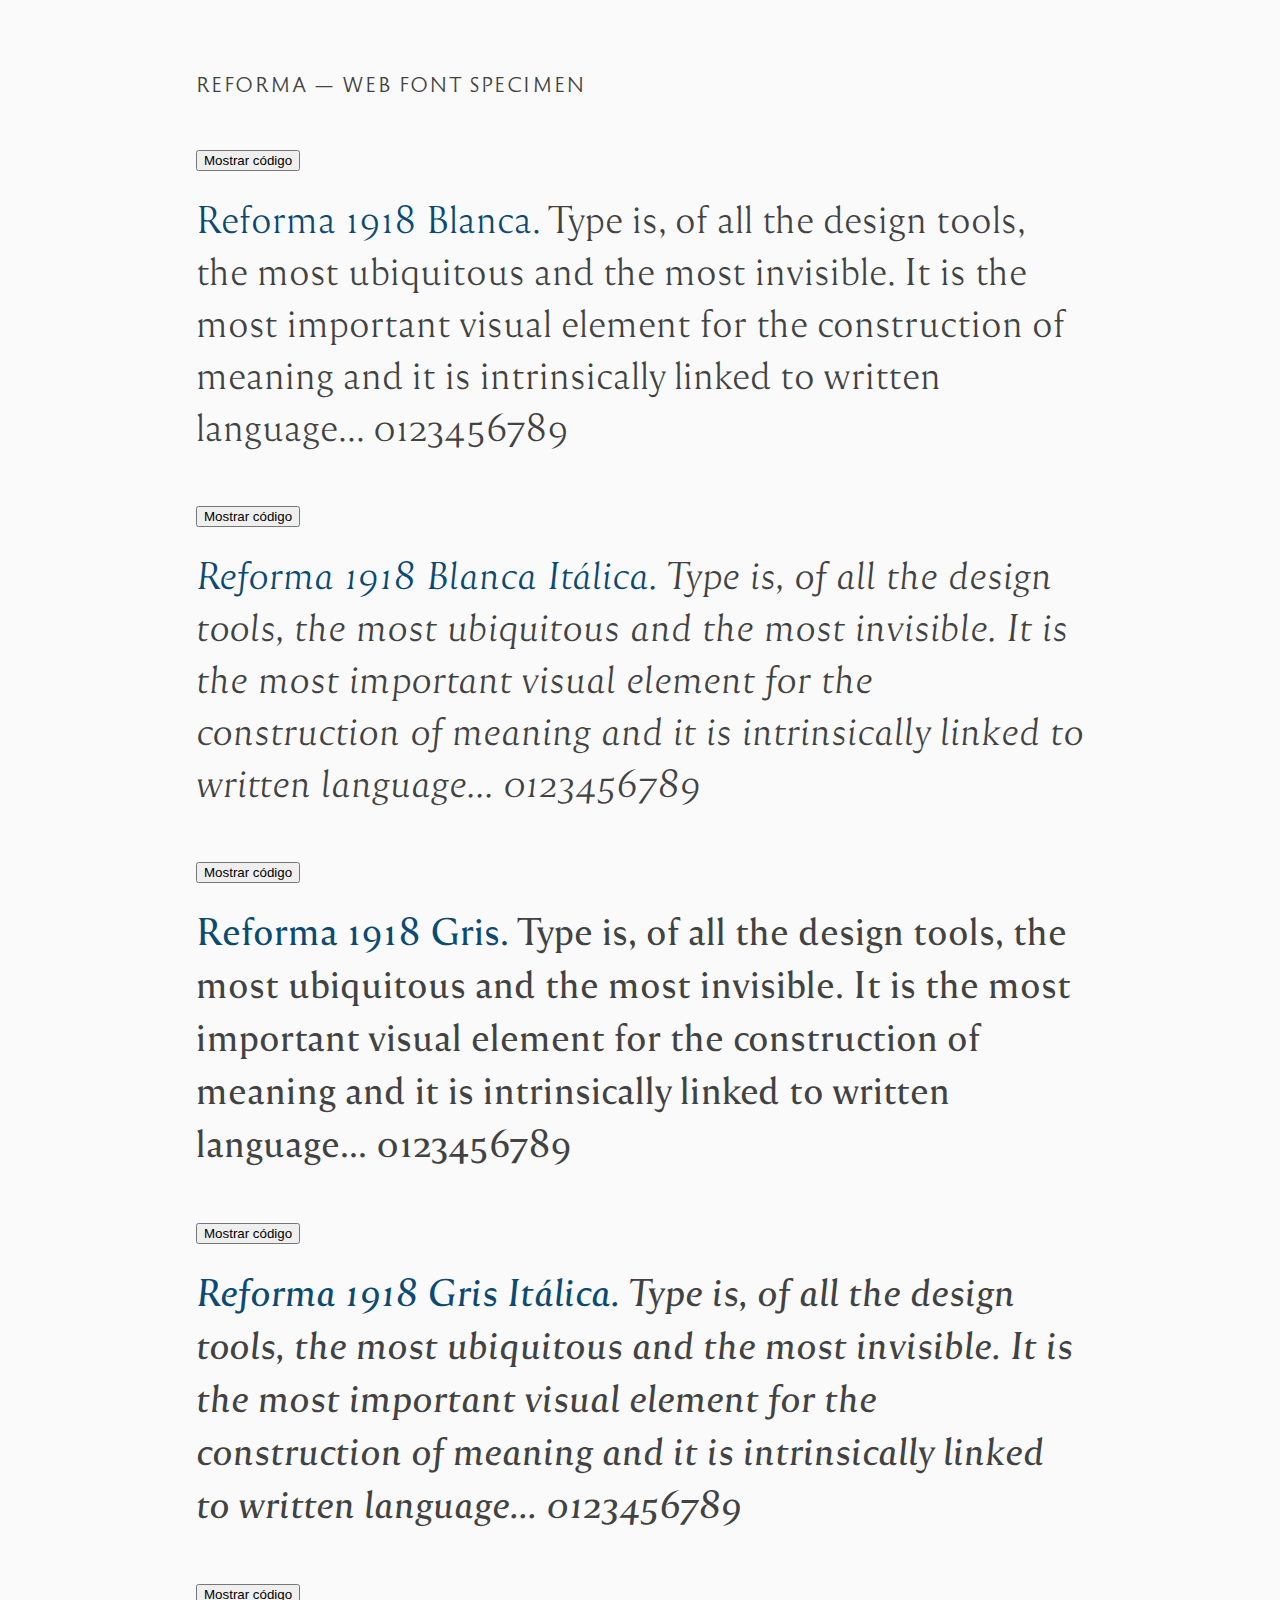
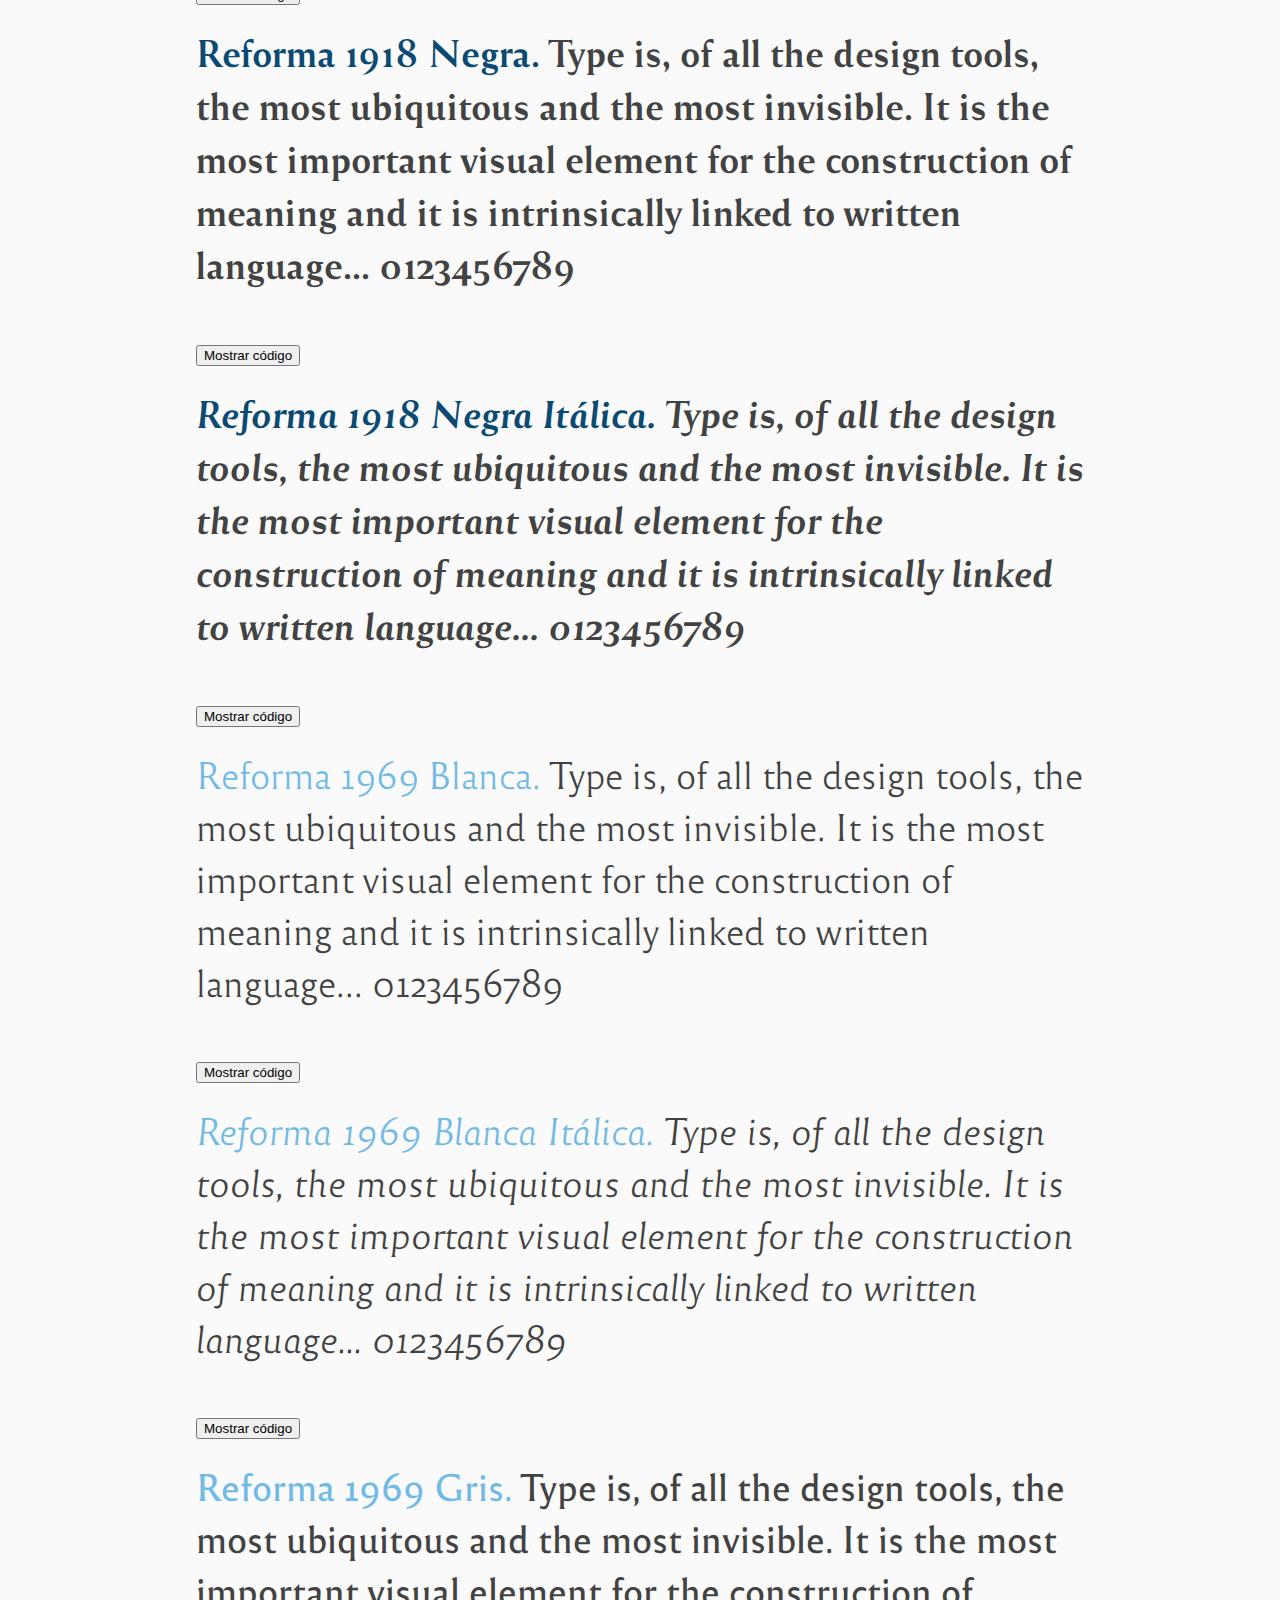
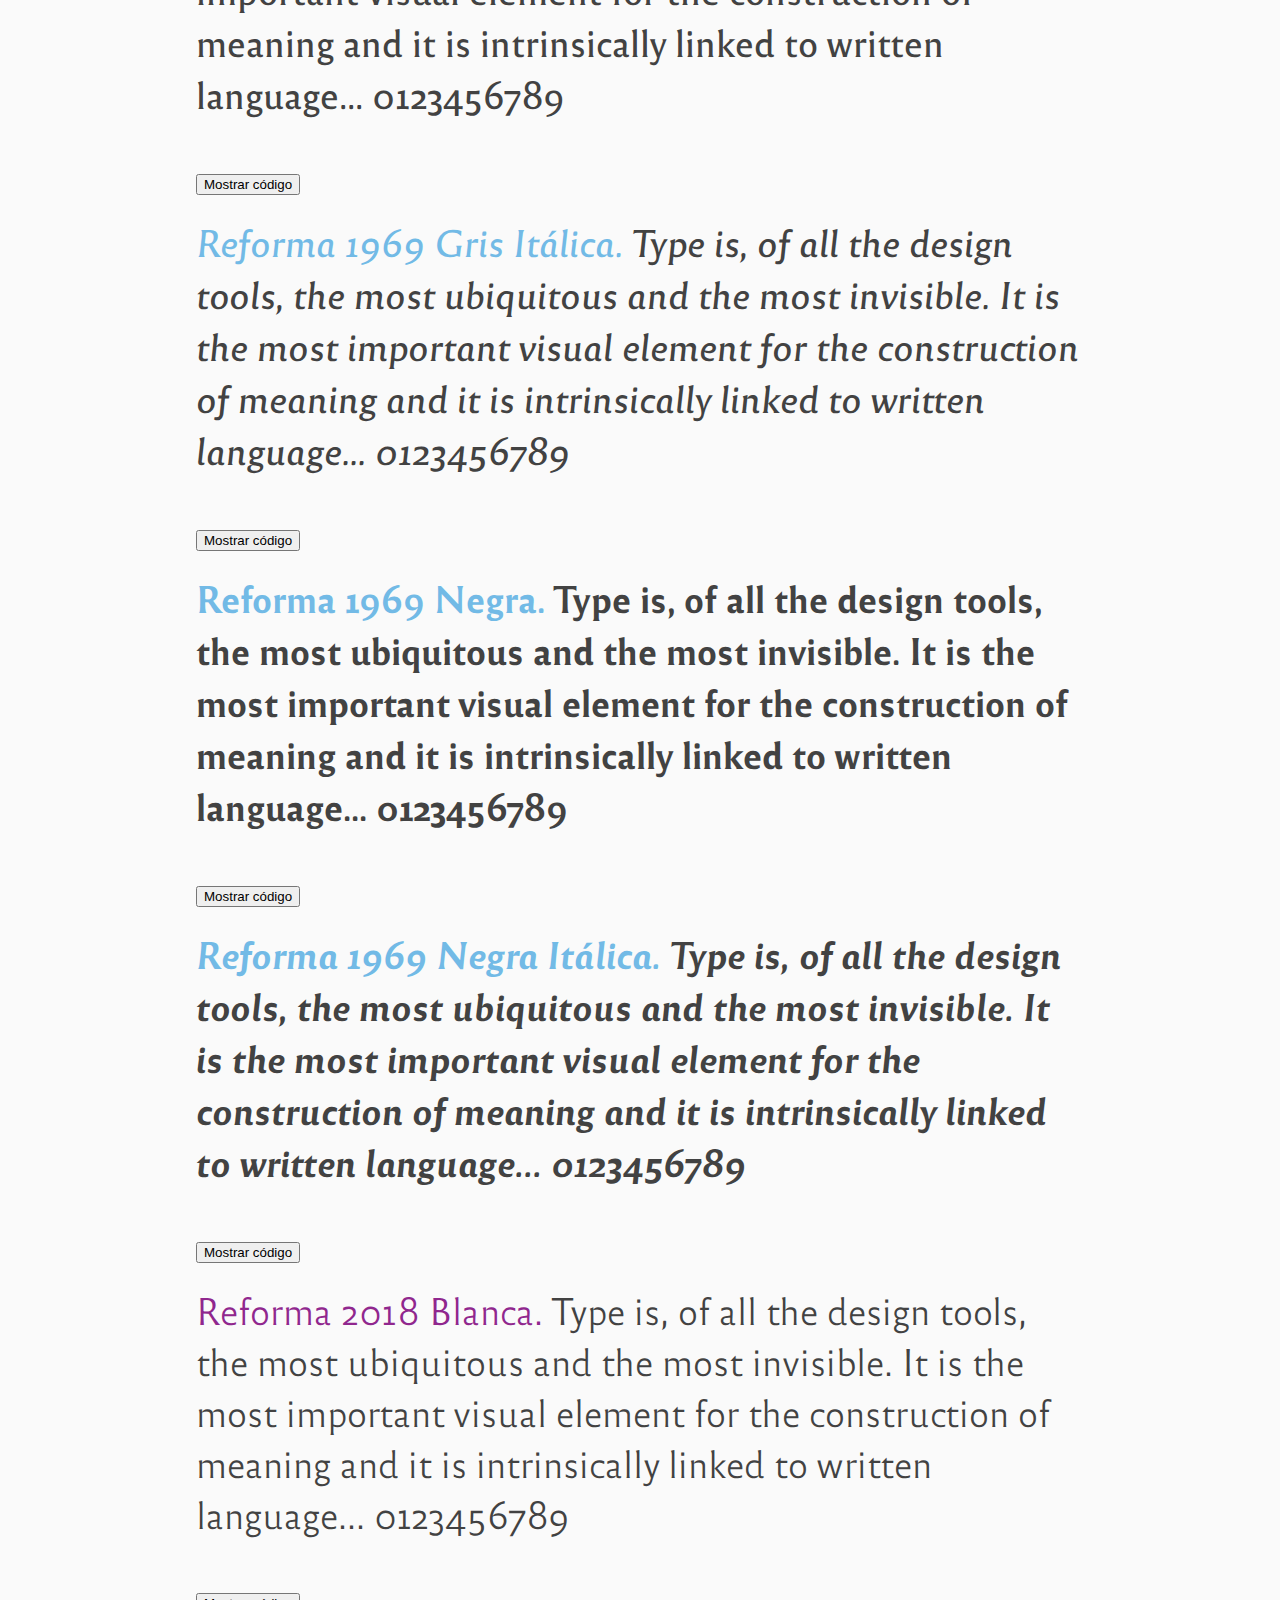
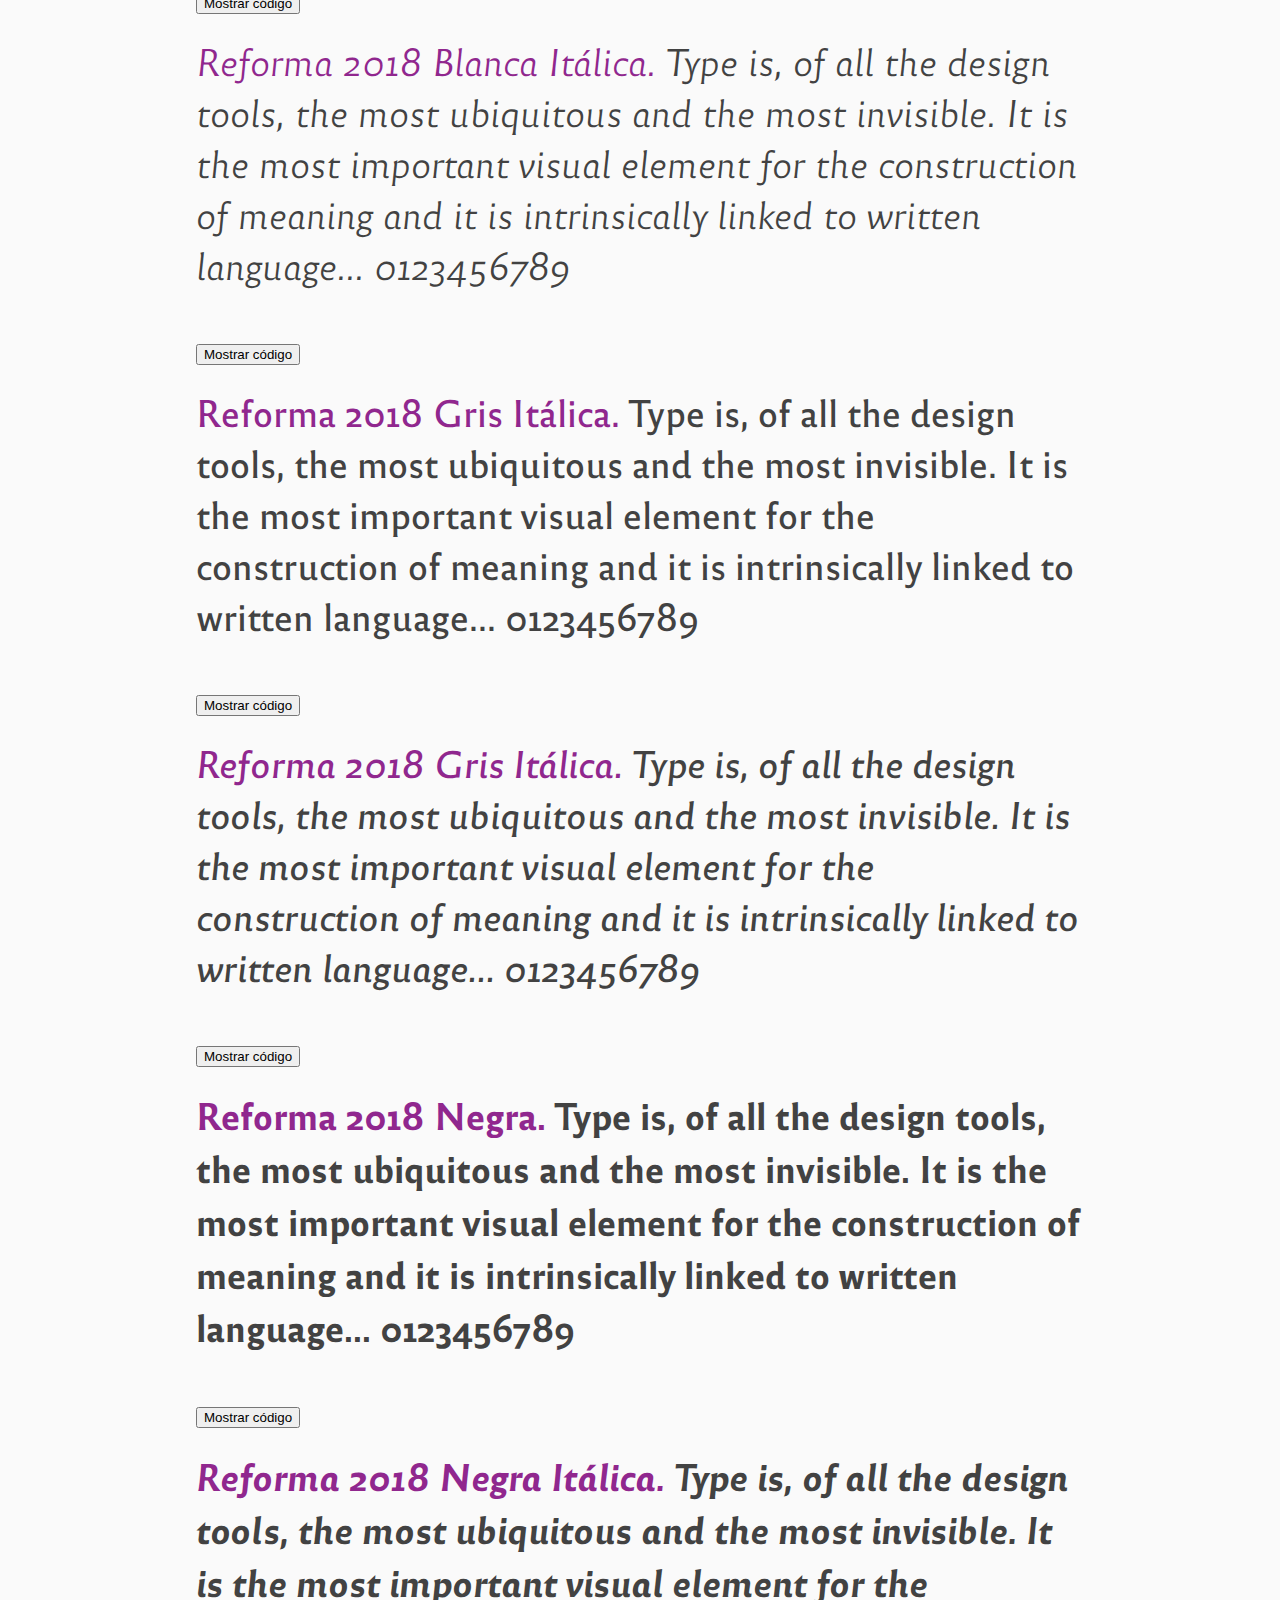
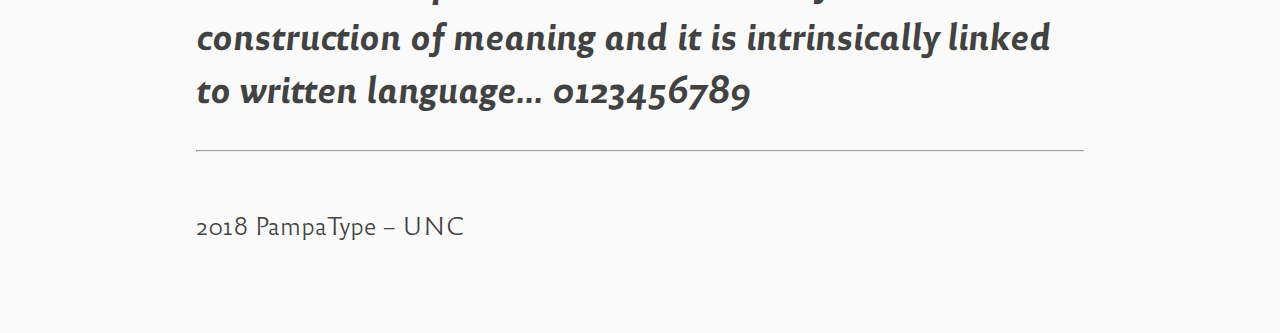
<file: extra/reforma/Reforma/Reforma Webfonts/Reforma webfonts.html>
<!DOCTYPE html PUBLIC "-//W3C//DTD XHTML 1.0 Strict//EN" "http://www.w3.org/TR/xhtml1/DTD/xhtml1-strict.dtd">
<html lang="en" xml:lang="en" xmlns="http://www.w3.org/1999/xhtml">
<head>
<meta content="text/html; charset=utf-8" http-equiv="content-type"/>
<meta content="en-us" http-equiv="Content-Language"/>
<title>Reforma - Web Font Specimen</title>
<link rel="stylesheet" type="text/css" media="screen" href="fonts.css" />

<script>
function showCode(e){var t=e.nextElementSibling.id,n=document.getElementById(t);if("P"==e.nextElementSibling.tagName){if(firstChild=n.previousSibling,n&&firstChild){var i=document.getElementById(t).style.fontFamily,l=document.getElementById(t).style.fontWeight,o=document.getElementById(t).style.fontStyle,d=document.createElement("pre");d.innerHTML="font-family: "+i+";\nfont-weight: "+l+";\nfont-style: "+o+";",firstChild.parentNode.insertBefore(d,firstChild),e.innerHTML="Ocultar código"}}else e.innerHTML="Mostrar código",e.nextElementSibling.remove()}window.onload=function(){var e=document.getElementsByTagName("p"),t=null!==e?e.length:0,n=0;for(n;n<t;n++)e[n].id+=n};
</script>

<style type="text/css" media="screen">
	* {box-sizing: border-box;} html{ background-color: #fafafa; color: #424242; } body { margin: auto; padding: 1em; height: 100%; width: 90%; max-width: 960px; font-size: 36px; -webkit-font-smoothing: antialising;}p { margin-top: 0.5em;} pre {background-color: #d7f4f7; font-size: 0.5em; line-height: 1.6; font-family: 'Monaco', monospace; padding: 1em;} h5 {font-family: 'Reforma2018'; font-weight: 300; text-transform:  uppercase; font-size: 20px; letter-spacing: 0.07em;}h6 {font-family: 'Reforma2018'; font-weight: 300;} span.azul{color:#0a4a73;} span.celeste{color:#72BAE6;} span.violeta{color:#90278E;}
</style>

</head>
<body>
<h5>Reforma — Web Font Specimen</h5>

<button onclick="showCode(this)" >Mostrar código </button>
<p contenteditable="true" style="font-family: 'Reforma1918'; font-weight:300;  font-style:normal;">
<span class="azul">Reforma 1918 Blanca.</span> Type is, of all the design tools, the most ubiquitous and the most invisible. It is the most important visual element for the construction of meaning and it is intrinsically linked to written language... 0123456789
</p>

<button onclick="showCode(this)" >Mostrar código </button>
<p contenteditable="true" style="font-family: 'Reforma1918'; font-weight:300;  font-style:italic;">
<span class="azul">Reforma 1918 Blanca Itálica.</span> Type is, of all the design tools, the most ubiquitous and the most invisible. It is the most important visual element for the construction of meaning and it is intrinsically linked to written language... 0123456789
</p>

<button onclick="showCode(this)" >Mostrar código </button>
<p contenteditable="true" style="font-family: 'Reforma1918'; font-weight:500;  font-style:normal;">
<span class="azul">Reforma 1918 Gris.</span> Type is, of all the design tools, the most ubiquitous and the most invisible. It is the most important visual element for the construction of meaning and it is intrinsically linked to written language... 0123456789
</p>

<button onclick="showCode(this)" >Mostrar código </button>
<p contenteditable="true" style="font-family: 'Reforma1918'; font-weight:500;  font-style:italic;">
<span class="azul">Reforma 1918 Gris Itálica.</span> Type is, of all the design tools, the most ubiquitous and the most invisible. It is the most important visual element for the construction of meaning and it is intrinsically linked to written language... 0123456789
</p>

<button onclick="showCode(this)" >Mostrar código </button>
<p contenteditable="true" style="font-family: 'Reforma1918'; font-weight:700;  font-style:normal;">
<span class="azul">Reforma 1918 Negra.</span> Type is, of all the design tools, the most ubiquitous and the most invisible. It is the most important visual element for the construction of meaning and it is intrinsically linked to written language... 0123456789
</p>

<button onclick="showCode(this)" >Mostrar código </button>
<p contenteditable="true" style="font-family: 'Reforma1918'; font-weight:700;  font-style:italic;">
<span class="azul">Reforma 1918 Negra Itálica.</span> Type is, of all the design tools, the most ubiquitous and the most invisible. It is the most important visual element for the construction of meaning and it is intrinsically linked to written language... 0123456789
</p>

<button onclick="showCode(this)" >Mostrar código </button>
<p contenteditable="true" style="font-family: 'Reforma1969'; font-weight:300;  font-style:normal;">
<span class="celeste">Reforma 1969 Blanca.</span> Type is, of all the design tools, the most ubiquitous and the most invisible. It is the most important visual element for the construction of meaning and it is intrinsically linked to written language... 0123456789
</p>

<button onclick="showCode(this)" >Mostrar código </button>
<p contenteditable="true" style="font-family: 'Reforma1969'; font-weight:300;  font-style:italic;">
<span class="celeste">Reforma 1969 Blanca Itálica.</span> Type is, of all the design tools, the most ubiquitous and the most invisible. It is the most important visual element for the construction of meaning and it is intrinsically linked to written language... 0123456789
</p>

<button onclick="showCode(this)" >Mostrar código </button>
<p contenteditable="true" style="font-family: 'Reforma1969'; font-weight:500;  font-style:normal;">
<span class="celeste">Reforma 1969 Gris.</span> Type is, of all the design tools, the most ubiquitous and the most invisible. It is the most important visual element for the construction of meaning and it is intrinsically linked to written language... 0123456789
</p>

<button onclick="showCode(this)" >Mostrar código </button>
<p contenteditable="true" style="font-family: 'Reforma1969'; font-weight:500;  font-style:italic;">
<span class="celeste">Reforma 1969 Gris Itálica.</span> Type is, of all the design tools, the most ubiquitous and the most invisible. It is the most important visual element for the construction of meaning and it is intrinsically linked to written language... 0123456789
</p>

<button onclick="showCode(this)" >Mostrar código </button>
<p contenteditable="true" style="font-family: 'Reforma1969'; font-weight:700;  font-style:normal;">
<span class="celeste">Reforma 1969 Negra.</span> Type is, of all the design tools, the most ubiquitous and the most invisible. It is the most important visual element for the construction of meaning and it is intrinsically linked to written language... 0123456789
</p>

<button onclick="showCode(this)" >Mostrar código </button>
<p contenteditable="true" style="font-family: 'Reforma1969'; font-weight:700;  font-style:italic;">
<span class="celeste">Reforma 1969 Negra Itálica.</span> Type is, of all the design tools, the most ubiquitous and the most invisible. It is the most important visual element for the construction of meaning and it is intrinsically linked to written language... 0123456789
</p>

<button onclick="showCode(this)" >Mostrar código </button>
<p contenteditable="true" style="font-family: 'Reforma2018'; font-weight:300;  font-style:normal;">
<span class="violeta">Reforma 2018 Blanca.</span> Type is, of all the design tools, the most ubiquitous and the most invisible. It is the most important visual element for the construction of meaning and it is intrinsically linked to written language... 0123456789
</p>

<button onclick="showCode(this)" >Mostrar código </button>
<p contenteditable="true" style="font-family: 'Reforma2018'; font-weight:300;  font-style:italic;">
<span class="violeta">Reforma 2018 Blanca Itálica.</span> Type is, of all the design tools, the most ubiquitous and the most invisible. It is the most important visual element for the construction of meaning and it is intrinsically linked to written language... 0123456789
</p>

<button onclick="showCode(this)" >Mostrar código </button>
<p contenteditable="true" style="font-family: 'Reforma2018'; font-weight:500;  font-style:normal;">
<span class="violeta">Reforma 2018 Gris Itálica.</span> Type is, of all the design tools, the most ubiquitous and the most invisible. It is the most important visual element for the construction of meaning and it is intrinsically linked to written language... 0123456789
</p>

<button onclick="showCode(this)" >Mostrar código </button>
<p contenteditable="true" style="font-family: 'Reforma2018'; font-weight:500;  font-style:italic;">
<span class="violeta">Reforma 2018 Gris Itálica.</span> Type is, of all the design tools, the most ubiquitous and the most invisible. It is the most important visual element for the construction of meaning and it is intrinsically linked to written language... 0123456789
</p>

<button onclick="showCode(this)" >Mostrar código </button>
<p contenteditable="true" style="font-family: 'Reforma2018'; font-weight:700;  font-style:normal;">
<span class="violeta">Reforma 2018 Negra.</span> Type is, of all the design tools, the most ubiquitous and the most invisible. It is the most important visual element for the construction of meaning and it is intrinsically linked to written language... 0123456789
</p>

<button onclick="showCode(this)" >Mostrar código </button>
<p contenteditable="true" style="font-family: 'Reforma2018'; font-weight:700;  font-style:italic;">
<span class="violeta">Reforma 2018 Negra Itálica.</span> Type is, of all the design tools, the most ubiquitous and the most invisible. It is the most important visual element for the construction of meaning and it is intrinsically linked to written language... 0123456789
</p>

<hr />
<h6>2018 PampaType – UNC</h6>

</body>
</html>
</file>
<file: css/font.css>
@font-face {
    font-family: 'Reforma 1918 Blanca';
    src: url('../fonts/Reforma1918-BlancaItalica.woff2') format('woff2'),
        url('../fonts/Reforma1918-BlancaItalica.woff') format('woff');
    font-weight: 300;
    font-style: italic;
    font-display: swap;
}

@font-face {
    font-family: 'Reforma 1918 Blanca';
    src: url('../fonts/Reforma1918-Blanca.woff2') format('woff2'),
        url('../fonts/Reforma1918-Blanca.woff') format('woff');
    font-weight: 300;
    font-style: normal;
    font-display: swap;
}

@font-face {
    font-family: 'Reforma 1918 Gris';
    src: url('../fonts/Reforma1918-GrisItalica.woff2') format('woff2'),
        url('../fonts/Reforma1918-GrisItalica.woff') format('woff');
    font-weight: 500;
    font-style: italic;
    font-display: swap;
}

@font-face {
    font-family: 'Reforma 1918 Blanca';
    src: url('../fonts/Reforma1918-Negra.woff2') format('woff2'),
        url('../fonts/Reforma1918-Negra.woff') format('woff');
    font-weight: bold;
    font-style: normal;
    font-display: swap;
}

@font-face {
    font-family: 'Reforma 1918 Gris';
    src: url('../fonts/Reforma1918-Gris.woff2') format('woff2'),
        url('../fonts/Reforma1918-Gris.woff') format('woff');
    font-weight: 500;
    font-style: normal;
    font-display: swap;
}

@font-face {
    font-family: 'Reforma 1918 Negra';
    src: url('../fonts/Reforma1918-NegraItalica.woff2') format('woff2'),
        url('../fonts/Reforma1918-NegraItalica.woff') format('woff');
    font-weight: bold;
    font-style: italic;
    font-display: swap;
}

@font-face {
    font-family: 'Reforma 1969 Negra';
    src: url('../fonts/Reforma1969-NegraItalica.woff2') format('woff2'),
        url('../fonts/Reforma1969-NegraItalica.woff') format('woff');
    font-weight: bold;
    font-style: italic;
    font-display: swap;
}

@font-face {
    font-family: 'Reforma 1969 Gris';
    src: url('../fonts/Reforma1969-Gris.woff2') format('woff2'),
        url('../fonts/Reforma1969-Gris.woff') format('woff');
    font-weight: 500;
    font-style: normal;
    font-display: swap;
}

@font-face {
    font-family: 'Reforma 1969 Gris';
    src: url('../fonts/Reforma1969-GrisItalica.woff2') format('woff2'),
        url('../fonts/Reforma1969-GrisItalica.woff') format('woff');
    font-weight: 500;
    font-style: italic;
    font-display: swap;
}

@font-face {
    font-family: 'Reforma 1969 Blanca';
    src: url('../fonts/Reforma1969-BlancaItalica.woff2') format('woff2'),
        url('../fonts/Reforma1969-BlancaItalica.woff') format('woff');
    font-weight: 300;
    font-style: italic;
    font-display: swap;
}

@font-face {
    font-family: 'Reforma 1969 Blanca';
    src: url('../fonts/Reforma1969-Blanca.woff2') format('woff2'),
        url('../fonts/Reforma1969-Blanca.woff') format('woff');
    font-weight: 300;
    font-style: normal;
    font-display: swap;
}

@font-face {
    font-family: 'Reforma 1969 Blanca';
    src: url('../fonts/Reforma1969-Negra.woff2') format('woff2'),
        url('../fonts/Reforma1969-Negra.woff') format('woff');
    font-weight: bold;
    font-style: normal;
    font-display: swap;
}

@font-face {
    font-family: 'Reforma 2018 Gris';
    src: url('../fonts/Reforma2018-GrisItalica.woff2') format('woff2'),
        url('../fonts/Reforma2018-GrisItalica.woff') format('woff');
    font-weight: 500;
    font-style: italic;
    font-display: swap;
}

@font-face {
    font-family: 'Reforma 2018 Gris';
    src: url('../fonts/Reforma2018-Gris.woff2') format('woff2'),
        url('../fonts/Reforma2018-Gris.woff') format('woff');
    font-weight: 500;
    font-style: normal;
    font-display: swap;
}

@font-face {
    font-family: 'Reforma 2018 Blanca';
    src: url('../fonts/Reforma2018-Blanca.woff2') format('woff2'),
        url('../fonts/Reforma2018-Blanca.woff') format('woff');
    font-weight: 300;
    font-style: normal;
    font-display: swap;
}

@font-face {
    font-family: 'Reforma 2018 Blanca';
    src: url('../fonts/Reforma2018-BlancaItalica.woff2') format('woff2'),
        url('../fonts/Reforma2018-BlancaItalica.woff') format('woff');
    font-weight: 300;
    font-style: italic;
    font-display: swap;
}

@font-face {
    font-family: 'Reforma 2018 Blanca';
    src: url('../fonts/Reforma2018-Negra.woff2') format('woff2'),
        url('../fonts/Reforma2018-Negra.woff') format('woff');
    font-weight: bold;
    font-style: normal;
    font-display: swap;
}

@font-face {
    font-family: 'Reforma 2018 Negra';
    src: url('../fonts/Reforma2018-NegraItalica.woff2') format('woff2'),
        url('../fonts/Reforma2018-NegraItalica.woff') format('woff');
    font-weight: bold;
    font-style: italic;
    font-display: swap;
}
</file>
<file: css/style.css>
:root{
    --bs-dark: #0b1517;
    --bs-dark-rgb: 11, 21, 23;
    --bs-primary: #CA9C5E;
    --bs-primary-rgb: 202, 156, 94;
    --bs-secondary: #ffffff;
    --bs-secondary-rgb: 255, 255, 255;
    --bs-light-text: #ffffff;
    --bs-body-font-family: 'Reforma 2018 Blanca';
	--bs-border-color: #CA9C5E;
	--bs-border-width: 2px;
}

.side-tog-2{
	right:398px!important;
	opacity:99%;
}
body{
	overflow-x:hidden;
}
.py-120{
	padding-top: 120px;
	padding-bottom: 120px;
}
.py-40{
	padding-top:55%;
	padding-bottom:40%;
}
.p-2rem{
	padding:2rem;
}
.fs-65{
	font-size: 65px;
}
.fs-40{
	font-size: 50px;
}

/* header */

header .logo img{
    width: 80%;
}
.head-after{
	position:fixed !important;
	top: 0px;
	backdrop-filter: blur(11px);
	
}
header{
	z-index:999;
	width:100%;
}
nav ul li:hover a{
	color: var(--bs-primary)!important;
	border-bottom: 1px solid var(--bs-primary);
}
nav ul li a{
	transition: all 0.6s;
}

.mega-dropdown{
	width: 100%;
	background-color: #fff;
	left: 0;
	top: 80%;
	transition: all 0.5s;
	visibility: hidden;
	opacity: 0;
	overflow-y: scroll;
	height: 530px;
	z-index: 100;
}
.mega-drop:hover .mega-dropdown{
	visibility: visible;
	opacity: 1;
}	

/* banner */

.banner{
	background-image: url(../images/banner-img.jpg);
	background-size: cover;
	background-repeat: no-repeat;
	background-position: center;
	height: 100vh;
	border: 10px solid var(--bs-primary);
	z-index:1;
}
.banner::after{
	background-color:rgba(0,0,0,0.5);
	content:'';
	position:absolute;
	width:100%;
	height:100%;
	left:0;
	top:0;
	z-index:-1;
}
.left-l{
	top:70%;
	left:-5%;
}
.right-l{
	top:70%;
	right:-5%;
}

/* DESTINATION */
.d-content h1{
	font-size:42px;
}

/* image-section */
.image-section .d-img{
	top:30%;
	left:16.5%;
	z-index:-1;
}
.image-section .s-img-box{
	top:-120%;
	left:-16%;
}

/* our-menus */
.popup{
	background-color: #fff;
	width: 400px;
	height: auto;
	padding:10px;
	padding-left: 60px;
	border-radius: 5%;
	top: -35%;
	right: -75%;
	visibility: hidden;
	opacity: 0;
	transition: all 0.7s;
	z-index: 99999;
}
.popup-arrow{
	top: 35%;
	left: -6%;
	font-size: 42px;
	color: #fff;
}
.main-popup:hover .popup{
	visibility: visible;
	opacity: 1;
}
.popup1{
	background-color: #fff;
	width: 400px;
	height: auto;
	padding:10px;
	padding-left: 60px;
	border-radius: 5%;
	top: -35%;
	right: 105%;
	visibility: hidden;
	opacity: 0;
	transition: all 0.7s;
	z-index: 99999;
}
.popup-1{
	background-color: #fff;
	width: 400px;
	height: auto;
	padding:10px;
	padding-left: 60px;
	border-radius: 5%;
	top: -35%;
	left: 105%;
	visibility: hidden;
	opacity: 0;
	transition: all 0.7s;
	z-index: 99999;
}
.popup-arrow1{
	top: 23%;
	left: 96%;
	font-size: 42px;
	color: #fff;
}
.popup-arrow-1{
	top: 23%;
	right: 96%;
	font-size: 42px;
	color: #fff;
}

.main-popup1:hover .popup1,.main-popup-1:hover .popup-1{
	visibility: visible;
	opacity: 1;
}
.om-img{
	padding-top: 300px;
}
.photo-1{
	top: 18%;
	left: -10%;
}
.photo-2{
	z-index: 5;
}
.photo-2 img{
	transition: all 0.5s;
}
.photo-2:hover img{
	padding-top: 35px;
}

/* online */
.online{
	background-image: url(../images/s-online-img.jpg);
	background-size: cover;
	background-repeat: no-repeat;
	background-position: center;
	padding-bottom:60px;
	padding-top:60px;
	z-index:1;
	background-attachment: fixed;
}
.online::after{
	background-color:rgba(0,0,0,0.5);
	content:'';
	position:absolute;
	width:100%;
	height:100%;
	left:0;
	top:0;
	z-index:-1;
}
.online h1{
	font-size:60px;
}
.online .left-l{
	top:70%;
	left:-10%;
}
.online .right-l{
	top:65%;
	right:0%;
	width:20%;
}

/* wilma */
.i1{
	width: 334px;
	height: 345px;
	overflow: hidden;
}
.i2{
	width: 504px;
	height: 345px;
	overflow: hidden;
}
.i3{
	width: 224px;
	height: 345px;
	overflow: hidden;
}
.i4{
	width: 516px;
	height: 345px;
	overflow: hidden;
}
.i5{
	width: 229px;
	height: 345px;
	overflow: hidden;
}
.i6{
	width: 318px;
	height: 345px;
	overflow: hidden;
}
.i1 img,.i2 img,.i3 img,.i4 img,.i5 img,.i6 img{
	width: 100%;
	transition: all 0.5s ;
	background-size: cover;
	border-radius: 5%;
}
.i1:hover img,.i2:hover img,.i3:hover img,.i4:hover img,.i5:hover img,.i6:hover img{
	transform: scale(110%);
}

/* footer */
footer .f-content ul li a{
	transition:all 0.5s;
}
footer .f-content ul li:hover a{
	color: var(--bs-primary)!important;
}

/* About */

/* banner-1 */
.banner-1 .leaf-l{
	top: 10%;
	left: -1%;
}
.banner-1 .leaf-r{
	top: 15%;
	right: -33%;
	width: 60%;
}

/* about-foods */
.about-design .about-design{
	top: 25%;
	left: 0%;
	width: 40%;
}
.about-design .about-leaf{
	top: -58%;
	right: -9%;
	width: 40%;
	z-index:10;
}

/* our menus */

/* banner-2 */
.banner-2 .leaf-l{
	top: -5%;
	left: -6%;
}
.banner-2 .leaf-r{
	top: -10%;
	right: -30%;
	width: 55%;
}
.banner-2 .tomato-img{
	top:0%;
	right:-0.8%;
	width:20%;
}
.banner-2 .ice-b2-img{
	top:75%;
	left:-5.5%;
	width:25%;
}
.banner-2 .paineple-b2-img{
	top:100%;
	right:-5%;
	width:25%;
}
.banner-2 .paineple-b2-img .b2-design{
	top:15%;
	left:-55%;
	z-index:-5;
}
.pho img{
	z-index: -99!important;
	left: -10%;
}

.photos h2{
	font-size: 55px;
}
.pic-1{
	right: -10%;
	top: 15%;
}
.pic-2{
	top: 20%;
	right: 2%;

}

/* premeum-taste */
.premeum-taste .slad-img-premeum-test{
	left: 0%;
	top: 40%;
	z-index:5;
}
.premeum-taste .leaf-primeum-test{
	right: -15%;
	top: 42%;
	z-index:5;
}
.modal h1{
	font-size: 50px;
    font-family: Cambria, Cochin, Georgia, Times, 'Times New Roman', serif;
}
.modal h2{
	font-size: 50px;
    font-family: Cambria, Cochin, Georgia, Times, 'Times New Roman', serif;
}



/* Reservation */
.banner-3{
	background-image: url(../images/b3-image-reservation.jpg);
	background-size: cover;
	background-repeat: no-repeat;
	background-position: center;
	height: 100vh;
	border: 10px solid var(--bs-primary);
	z-index:1;
}
.banner-3::after{
	background-color:rgba(0,0,0,0.5);
	content:'';
	position:absolute;
	width:100%;
	height:100%;
	left:0;
	top:0;
	z-index:-1;
}
.banner-3 .ice-b3{
	top:50%;
	left:-8%;
	z-index:5;
}
.banner-3 .leaf-b3{
	top:50%;
	right:-1%;
	z-index:5;
	width: 22%;
}

/* img-sec */
.img-sec{
	background-image: url(../images/img-sec-bg-reservation.jpg);
	background-size: cover;
	background-repeat: no-repeat;
	background-position: center;
	background-attachment: fixed;
	z-index: 6;
	position: relative;
	
}

.img-sec::after{
	background-color:rgba(0,0,0,0.5);
	content:'';
	position:absolute;
	width:100%;
	left:0;
	top:0;
	z-index:-1;
}
/* Discover */

.Discover{
	background-image: url(../images/discover-bg-img.jpg);
	background-size: cover;
	background-repeat: no-repeat;
	background-position: center;
	z-index:1;
	background-attachment: fixed;
}
.Discover::after{
	background-color:rgba(0,0,0,0.5);
	content:'';
	position:absolute;
	width:100%;
	height:100%;
	left:0;
	top:0;
	z-index:-1;
}
.Discover h1{
	font-size:60px;
}
.Discover .left-l{
	top:100%;
	left:-10%;
}
.Discover .right-l{
	top:65%;
	right:0%;
	width:20%;
}

/* contect */

/* banner-4 */
.banner-4{
	background-image: url(../images/contect-benner-bg.jpg);
	background-size: cover;
	background-repeat: no-repeat;
	background-position: center;
	height: 100vh;
	border: 10px solid var(--bs-primary);
	z-index:1;

}
.banner-4::after{
	background-color:rgba(0,0,0,0.3);
	content:'';
	position:absolute;
	width:100%;
	height:100%;
	left:0;
	top:0;
	z-index:-1;
}
.banner-4 .leaf-l-bn{
	top:75%;
	left:-25%;
	width:45%;
	z-index:100;
}
.banner-4 .leaf-r-bn{
	top:65%;
	right:-13%;
	z-index:10;
	width: 30%;
}
</file>
<file: css/media-query.css>
@media (max-width: 575px) {
	.f-xs-tagline{
		font-size: 10px;
	}	
	.f-xs-heding{
		font-size:40px;
	}
	.f-xs-p{
		font-size:10px;
		margin-bottom:15px;
	}
	.border-tb{
		border-top: 2px solid var(--bs-primary);
		border-bottom: 2px solid var(--bs-primary);
	}
}

@media ( min-width: 576px) {
	.f-sm-tagline{
		font-size: 15px;
	}	
	.f-sm-heding{
		font-size:50px;
	}
	.f-sm-p{
		font-size:12px;
		margin-bottom:15px;
	}
	.border-tb{
		border-top: 2px solid var(--bs-primary);
		border-bottom: 2px solid var(--bs-primary);
	}
}

@media ( min-width: 768px) {
	.f-md-tagline{
		font-size: 18px;
	}	
	.f-md-heding{
		font-size:70px;
	}
	.f-md-p{
		font-size:20px;
		margin-bottom:20px;
	}
	.border-se{
		border-right: 2px solid var(--bs-primary);
		border-left: 2px solid var(--bs-primary);
	}
	.border-tb{
		border-top: none;
		border-bottom: none;
	}
}

@media ( min-width: 992px) {
	.f-lg-tagline{
		font-size: 18px;
	}	
	.f-lg-heding{
		font-size:75px;
	}
	.f-lg-p{
		font-size:20px;
		margin-bottom:25px;
	}
}

@media ( min-width: 1200px) {
	.f-xl-tagline{
		font-size: 20px;
	}	
	.f-xs-heding{
		font-size:95px;
	}
	.f-xs-p{
		font-size:20px;
		margin-bottom:25px;
	}
}

@media ( min-width: 1400px) {
	
}
</file>
<file: extra/transfonter.org-20230210-040644/stylesheet.css>
@font-face {
    font-family: 'Reforma 1918 Blanca';
    src: url('Reforma1918-BlancaItalica.woff2') format('woff2'),
        url('Reforma1918-BlancaItalica.woff') format('woff');
    font-weight: 300;
    font-style: italic;
    font-display: swap;
}

@font-face {
    font-family: 'Reforma 1918 Blanca';
    src: url('Reforma1918-Blanca.woff2') format('woff2'),
        url('Reforma1918-Blanca.woff') format('woff');
    font-weight: 300;
    font-style: normal;
    font-display: swap;
}

@font-face {
    font-family: 'Reforma 1918 Gris';
    src: url('Reforma1918-GrisItalica.woff2') format('woff2'),
        url('Reforma1918-GrisItalica.woff') format('woff');
    font-weight: 500;
    font-style: italic;
    font-display: swap;
}

@font-face {
    font-family: 'Reforma 1918 Blanca';
    src: url('Reforma1918-Negra.woff2') format('woff2'),
        url('Reforma1918-Negra.woff') format('woff');
    font-weight: bold;
    font-style: normal;
    font-display: swap;
}

@font-face {
    font-family: 'Reforma 1918 Gris';
    src: url('Reforma1918-Gris.woff2') format('woff2'),
        url('Reforma1918-Gris.woff') format('woff');
    font-weight: 500;
    font-style: normal;
    font-display: swap;
}

@font-face {
    font-family: 'Reforma 1918 Negra';
    src: url('Reforma1918-NegraItalica.woff2') format('woff2'),
        url('Reforma1918-NegraItalica.woff') format('woff');
    font-weight: bold;
    font-style: italic;
    font-display: swap;
}

@font-face {
    font-family: 'Reforma 1969 Negra';
    src: url('Reforma1969-NegraItalica.woff2') format('woff2'),
        url('Reforma1969-NegraItalica.woff') format('woff');
    font-weight: bold;
    font-style: italic;
    font-display: swap;
}

@font-face {
    font-family: 'Reforma 1969 Gris';
    src: url('Reforma1969-Gris.woff2') format('woff2'),
        url('Reforma1969-Gris.woff') format('woff');
    font-weight: 500;
    font-style: normal;
    font-display: swap;
}

@font-face {
    font-family: 'Reforma 1969 Gris';
    src: url('Reforma1969-GrisItalica.woff2') format('woff2'),
        url('Reforma1969-GrisItalica.woff') format('woff');
    font-weight: 500;
    font-style: italic;
    font-display: swap;
}

@font-face {
    font-family: 'Reforma 1969 Blanca';
    src: url('Reforma1969-BlancaItalica.woff2') format('woff2'),
        url('Reforma1969-BlancaItalica.woff') format('woff');
    font-weight: 300;
    font-style: italic;
    font-display: swap;
}

@font-face {
    font-family: 'Reforma 1969 Blanca';
    src: url('Reforma1969-Blanca.woff2') format('woff2'),
        url('Reforma1969-Blanca.woff') format('woff');
    font-weight: 300;
    font-style: normal;
    font-display: swap;
}

@font-face {
    font-family: 'Reforma 1969 Blanca';
    src: url('Reforma1969-Negra.woff2') format('woff2'),
        url('Reforma1969-Negra.woff') format('woff');
    font-weight: bold;
    font-style: normal;
    font-display: swap;
}

@font-face {
    font-family: 'Reforma 2018 Gris';
    src: url('Reforma2018-GrisItalica.woff2') format('woff2'),
        url('Reforma2018-GrisItalica.woff') format('woff');
    font-weight: 500;
    font-style: italic;
    font-display: swap;
}

@font-face {
    font-family: 'Reforma 2018 Gris';
    src: url('Reforma2018-Gris.woff2') format('woff2'),
        url('Reforma2018-Gris.woff') format('woff');
    font-weight: 500;
    font-style: normal;
    font-display: swap;
}

@font-face {
    font-family: 'Reforma 2018 Blanca';
    src: url('Reforma2018-Blanca.woff2') format('woff2'),
        url('Reforma2018-Blanca.woff') format('woff');
    font-weight: 300;
    font-style: normal;
    font-display: swap;
}

@font-face {
    font-family: 'Reforma 2018 Blanca';
    src: url('Reforma2018-BlancaItalica.woff2') format('woff2'),
        url('Reforma2018-BlancaItalica.woff') format('woff');
    font-weight: 300;
    font-style: italic;
    font-display: swap;
}

@font-face {
    font-family: 'Reforma 2018 Blanca';
    src: url('Reforma2018-Negra.woff2') format('woff2'),
        url('Reforma2018-Negra.woff') format('woff');
    font-weight: bold;
    font-style: normal;
    font-display: swap;
}

@font-face {
    font-family: 'Reforma 2018 Negra';
    src: url('Reforma2018-NegraItalica.woff2') format('woff2'),
        url('Reforma2018-NegraItalica.woff') format('woff');
    font-weight: bold;
    font-style: italic;
    font-display: swap;
}
</file>
<file: extra/reforma/Reforma/Reforma Webfonts/fonts.css>
/* Webfont: Reforma 1918 Blanca */@font-face {
    font-family: 'Reforma1918';
    src: url('Reforma1918/Reforma1918-Blanca.woff2') format('woff2'), /* /* Super Modern Browsers */
         url('Reforma1918/Reforma1918-Blanca.woff') format('woff'), /* Modern Browsers */
         url('Reforma1918/Reforma1918-Blanca.eot') format('woff'),
         url('Reforma1918/Reforma1918-Blanca.ttf') format('truetype');	 /* Safari, Android, iOS */
    font-style: normal;
    font-weight: 300;
    text-rendering: optimizeLegibility;
}

/* Webfont: Reforma 1918 BlancaItalica */@font-face {
    font-family: 'Reforma1918';
    src: url('Reforma1918/Reforma1918-BlancaItalica.woff2') format('woff2'), /* /* Super Modern Browsers */
         url('Reforma1918/Reforma1918-BlancaItalica.woff') format('woff'), /* Modern Browsers */
         url('Reforma1918/Reforma1918-BlancaItalica.eot') format('woff'),
         url('Reforma1918/Reforma1918-BlancaItalica.ttf') format('truetype');     /* Safari, Android, iOS */
    font-style: italic;
    font-weight: 300;
    text-rendering: optimizeLegibility;
}

/* Webfont: Reforma1918 Gris */@font-face {
    font-family: 'Reforma1918';
    src: url('Reforma1918/Reforma1918-Gris.woff2') format('woff2'), /* /* Super Modern Browsers */
         url('Reforma1918/Reforma1918-Gris.woff') format('woff'), /* Modern Browsers */
         url('Reforma1918/Reforma1918-Gris.eot') format('woff'),
         url('Reforma1918/Reforma1918-Gris.ttf') format('truetype');	 /* Safari, Android, iOS */
    font-style: normal;
    font-weight: 500;
    text-rendering: optimizeLegibility;
}

/* Webfont: Reforma1918 GrisItalica */@font-face {
    font-family: 'Reforma1918';
    src: url('Reforma1918/Reforma1918-GrisItalica.woff2') format('woff2'), /* /* Super Modern Browsers */
         url('Reforma1918/Reforma1918-GrisItalica.woff') format('woff'), /* Modern Browsers */
         url('Reforma1918/Reforma1918-GrisItalica.eot') format('woff'),
         url('Reforma1918/Reforma1918-GrisItalica.ttf') format('truetype');   /* Safari, Android, iOS */
    font-style: italic;
    font-weight: 500;
    text-rendering: optimizeLegibility;
}

/* Webfont: Reforma1918 Negra */@font-face {
    font-family: 'Reforma1918';
    src: url('Reforma1918/Reforma1918-Negra.woff2') format('woff2'), /* /* Super Modern Browsers */
         url('Reforma1918/Reforma1918-Negra.woff') format('woff'), /* Modern Browsers */
         url('Reforma1918/Reforma1918-Negra.eot') format('woff'),
         url('Reforma1918/Reforma1918-Negra.ttf') format('truetype');	 /* Safari, Android, iOS */
    font-style: normal;
    font-weight: 700;
    text-rendering: optimizeLegibility;
}

/* Webfont: Reforma1918 NegraItalica */@font-face {
    font-family: 'Reforma1918';
    src: url('Reforma1918/Reforma1918-NegraItalica.woff2') format('woff2'), /* /* Super Modern Browsers */
         url('Reforma1918/Reforma1918-NegraItalica.woff') format('woff'), /* Modern Browsers */
         url('Reforma1918/Reforma1918-NegraItalica.eot') format('woff'),
         url('Reforma1918/Reforma1918-NegraItalica.ttf') format('truetype');  /* Safari, Android, iOS */
    font-style: italic;
    font-weight: 700;
    text-rendering: optimizeLegibility;
}


/*========*/

/* Webfont: Reforma1969 Blanca */@font-face {
    font-family: 'Reforma1969';
    src: url('Reforma1969/Reforma1969-Blanca.woff2') format('woff2'), /* /* Super Modern Browsers */
         url('Reforma1969/Reforma1969-Blanca.woff') format('woff'), /* Modern Browsers */
         url('Reforma1969/Reforma1969-Blanca.eot') format('woff'),
         url('Reforma1969/Reforma1969-Blanca.ttf') format('truetype');	 /* Safari, Android, iOS */
    font-style: normal;
    font-weight: 300;
    text-rendering: optimizeLegibility;
}

/* Webfont: Reforma1969 BlancaItalica */@font-face {
    font-family: 'Reforma1969';
    src: url('Reforma1969/Reforma1969-BlancaItalica.woff2') format('woff2'), /* /* Super Modern Browsers */
         url('Reforma1969/Reforma1969-BlancaItalica.woff') format('woff'), /* Modern Browsers */
         url('Reforma1969/Reforma1969-BlancaItalica.eot') format('woff'),
         url('Reforma1969/Reforma1969-BlancaItalica.ttf') format('truetype');     /* Safari, Android, iOS */
    font-style: italic;
    font-weight: 300;
    text-rendering: optimizeLegibility;
}

/* Webfont: Reforma1969 Gris */@font-face {
    font-family: 'Reforma1969';
    src: url('Reforma1969/Reforma1969-Gris.woff2') format('woff2'), /* /* Super Modern Browsers */
         url('Reforma1969/Reforma1969-Gris.woff') format('woff'), /* Modern Browsers */
         url('Reforma1969/Reforma1969-Gris.eot') format('woff'),
         url('Reforma1969/Reforma1969-Gris.ttf') format('truetype');	 /* Safari, Android, iOS */
    font-style: normal;
    font-weight: 500;
    text-rendering: optimizeLegibility;
}

/* Webfont: Reforma1969 GrisItalica */@font-face {
    font-family: 'Reforma1969';
    src: url('Reforma1969/Reforma1969-GrisItalica.woff2') format('woff2'), /* /* Super Modern Browsers */
         url('Reforma1969/Reforma1969-GrisItalica.woff') format('woff'), /* Modern Browsers */
         url('Reforma1969/Reforma1969-GrisItalica.eot') format('woff'),
         url('Reforma1969/Reforma1969-GrisItalica.ttf') format('truetype');     /* Safari, Android, iOS */
    font-style: italic;
    font-weight: 500;
    text-rendering: optimizeLegibility;
}

/* Webfont: Reforma1969 Negra */@font-face {
    font-family: 'Reforma1969';
    src: url('Reforma1969/Reforma1969-Negra.woff2') format('woff2'), /* /* Super Modern Browsers */
         url('Reforma1969/Reforma1969-Negra.woff') format('woff'), /* Modern Browsers */
         url('Reforma1969/Reforma1969-Negra.eot') format('woff'),
         url('Reforma1969/Reforma1969-Negra.ttf') format('truetype');	 /* Safari, Android, iOS */
    font-style: normal;
    font-weight: 700;
    text-rendering: optimizeLegibility;
}

/* Webfont: Reforma1969 NegraItalica */@font-face {
    font-family: 'Reforma1969';
    src: url('Reforma1969/Reforma1969-NegraItalica.woff2') format('woff2'), /* /* Super Modern Browsers */
         url('Reforma1969/Reforma1969-NegraItalica.woff') format('woff'), /* Modern Browsers */
         url('Reforma1969/Reforma1969-NegraItalica.eot') format('woff'),
         url('Reforma1969/Reforma1969-NegraItalica.ttf') format('truetype');     /* Safari, Android, iOS */
    font-style: italic;
    font-weight: 700;
    text-rendering: optimizeLegibility;
}

/*========*/

/* Webfont: Reforma2018 Blanca */@font-face {
    font-family: 'Reforma2018';
    src: url('Reforma2018/Reforma2018-Blanca.woff2') format('woff2'), /* /* Super Modern Browsers */
         url('Reforma2018/Reforma2018-Blanca.woff') format('woff'), /* Modern Browsers */
         url('Reforma2018/Reforma2018-Blanca.eot') format('woff'),
         url('Reforma2018/Reforma2018-Blanca.ttf') format('truetype');	 /* Safari, Android, iOS */
    font-style: normal;
    font-weight: 300;
    text-rendering: optimizeLegibility;
}


/* Webfont: Reforma2018 BlancaItalica */@font-face {
    font-family: 'Reforma2018';
    src: url('Reforma2018/Reforma2018-BlancaItalica.woff2') format('woff2'), /* /* Super Modern Browsers */
         url('Reforma2018/Reforma2018-BlancaItalica.woff') format('woff'), /* Modern Browsers */
         url('Reforma2018/Reforma2018-BlancaItalica.eot') format('woff'),
         url('Reforma2018/Reforma2018-BlancaItalica.ttf') format('truetype');     /* Safari, Android, iOS */
    font-style: italic;
    font-weight: 300;
    text-rendering: optimizeLegibility;
}

/* Webfont: Reforma2018 Gris */@font-face {
    font-family: 'Reforma2018';
    src: url('Reforma2018/Reforma2018-Gris.woff2') format('woff2'), /* /* Super Modern Browsers */
         url('Reforma2018/Reforma2018-Gris.woff') format('woff'), /* Modern Browsers */
         url('Reforma2018/Reforma2018-Gris.eot') format('woff'),
         url('Reforma2018/Reforma2018-Gris.ttf') format('truetype');	 /* Safari, Android, iOS */
    font-style: normal;
    font-weight: 500;
    text-rendering: optimizeLegibility;
}

/* Webfont: Reforma2018 GrisItalica */@font-face {
    font-family: 'Reforma2018';
    src: url('Reforma2018/Reforma2018-GrisItalica.woff2') format('woff2'), /* /* Super Modern Browsers */
         url('Reforma2018/Reforma2018-GrisItalica.woff') format('woff'), /* Modern Browsers */
         url('Reforma2018/Reforma2018-GrisItalica.eot') format('woff'),
         url('Reforma2018/Reforma2018-GrisItalica.ttf') format('truetype');     /* Safari, Android, iOS */
    font-style: italic;
    font-weight: 500;
    text-rendering: optimizeLegibility;
}

/* Webfont: Reforma2018 Negra */@font-face {
    font-family: 'Reforma2018';
    src: url('Reforma2018/Reforma2018-Negra.woff2') format('woff2'), /* /* Super Modern Browsers */
         url('Reforma2018/Reforma2018-Negra.woff') format('woff'), /* Modern Browsers */
         url('Reforma2018/Reforma2018-Negra.eot') format('woff'),
         url('Reforma2018/Reforma2018-Negra.ttf') format('truetype');	 /* Safari, Android, iOS */
    font-style: normal;
    font-weight: 700;
    text-rendering: optimizeLegibility;
}

/* Webfont: Reforma2018 NegraItalica */@font-face {
    font-family: 'Reforma2018';
    src: url('Reforma2018/Reforma2018-NegraItalica.woff2') format('woff2'), /* /* Super Modern Browsers */
         url('Reforma2018/Reforma2018-NegraItalica.woff') format('woff'), /* Modern Browsers */
         url('Reforma2018/Reforma2018-NegraItalica.eot') format('woff'),
         url('Reforma2018/Reforma2018-NegraItalica.ttf') format('truetype');     /* Safari, Android, iOS */
    font-style: italic;
    font-weight: 700;
    text-rendering: optimizeLegibility;
}

/* Webfont: Reforma2018 UltraNegra */@font-face {
    font-family: 'Reforma2018';
    src: url('Reforma2018/Reforma2018-UltraNegra.woff2') format('woff2'), /* /* Super Modern Browsers */
         url('Reforma2018/Reforma2018-UltraNegra.woff') format('woff'), /* Modern Browsers */
         url('Reforma2018/Reforma2018-UltraNegra.eot') format('woff'),
         url('Reforma2018/Reforma2018-UltraNegra.ttf') format('truetype');  /* Safari, Android, iOS */
    font-style: normal;
    font-weight: 900;
    text-rendering: optimizeLegibility;
}

/* Webfont: Reforma2018 UltraNegraItalica */@font-face {
    font-family: 'Reforma2018';
    src: url('Reforma2018/Reforma2018-UltraNegraItalica.woff2') format('woff2'), /* /* Super Modern Browsers */
         url('Reforma2018/Reforma2018-UltraNegraItalica.woff') format('woff'), /* Modern Browsers */
         url('Reforma2018/Reforma2018-UltraNegraItalica.eot') format('woff'),
         url('Reforma2018/Reforma2018-UltraNegraItalica.ttf') format('truetype');     /* Safari, Android, iOS */
    font-style: italic;
    font-weight: 900;
    text-rendering: optimizeLegibility;
}
</file>
